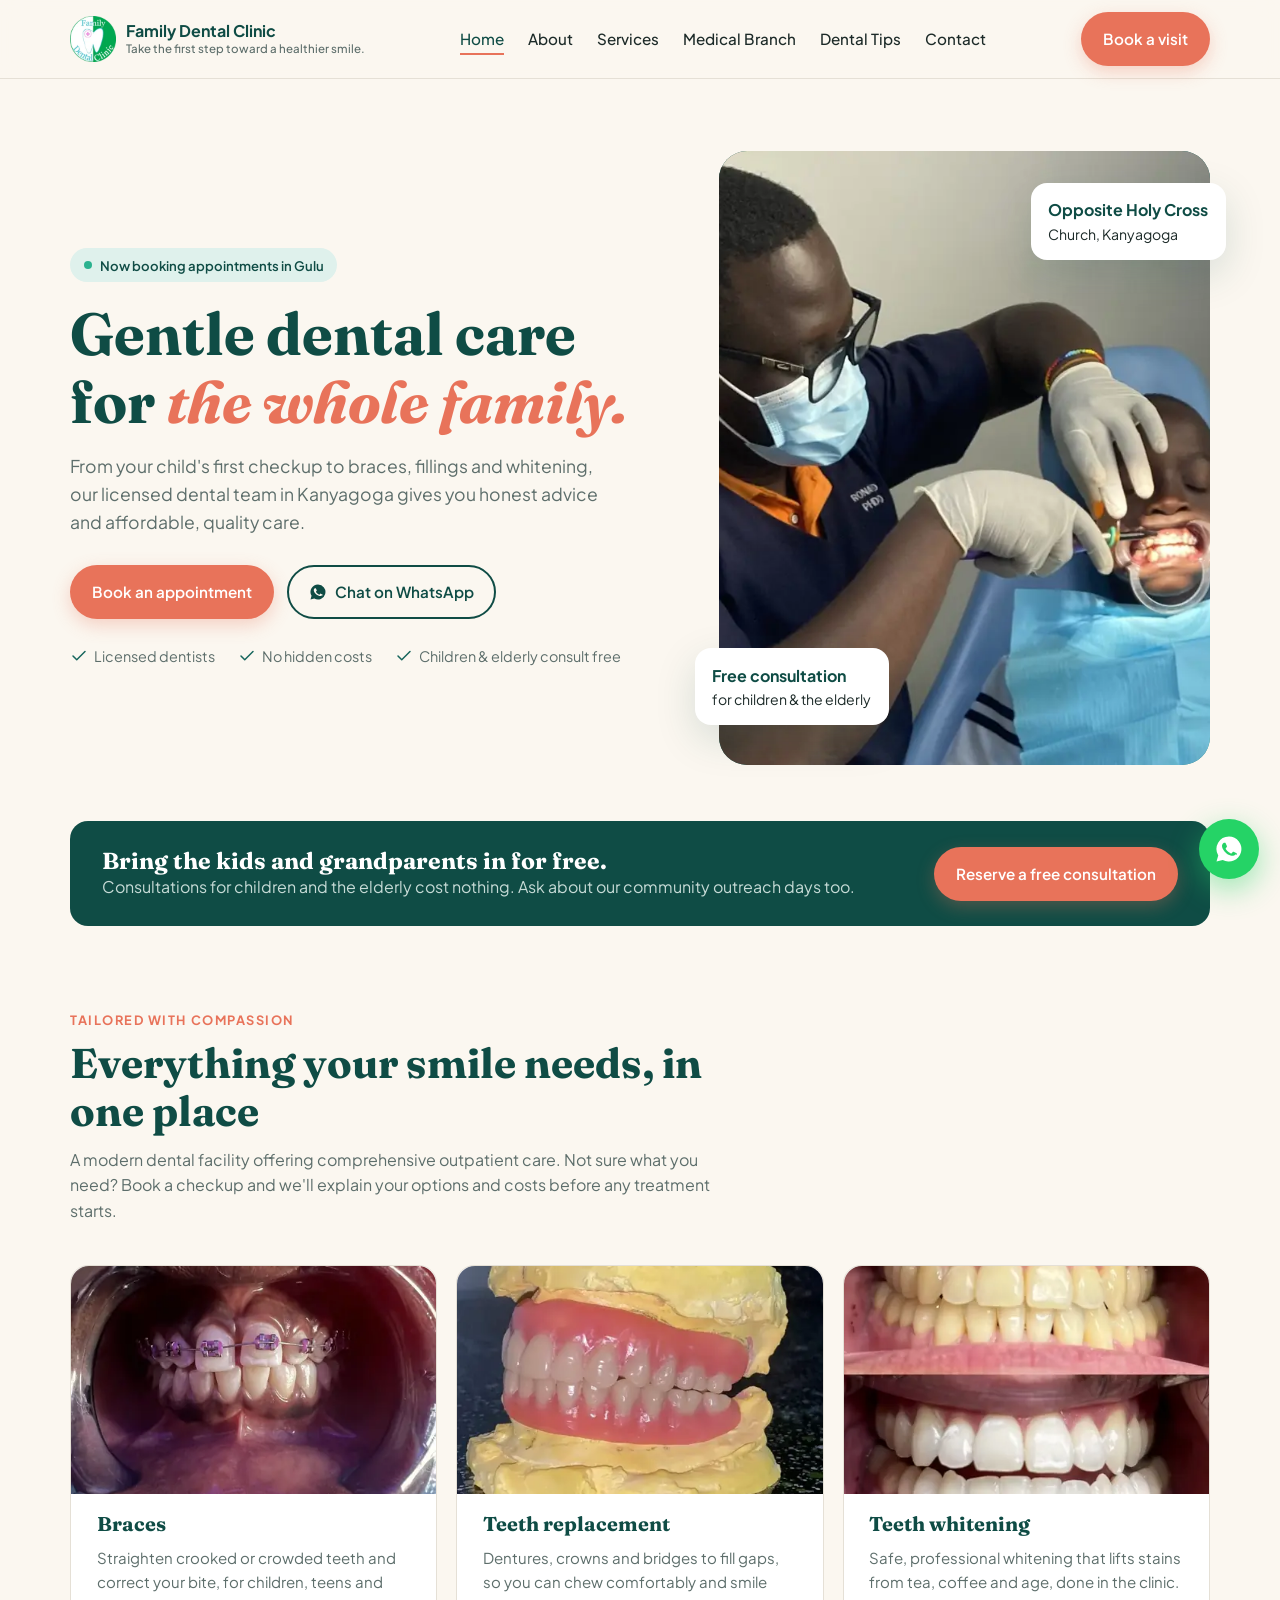
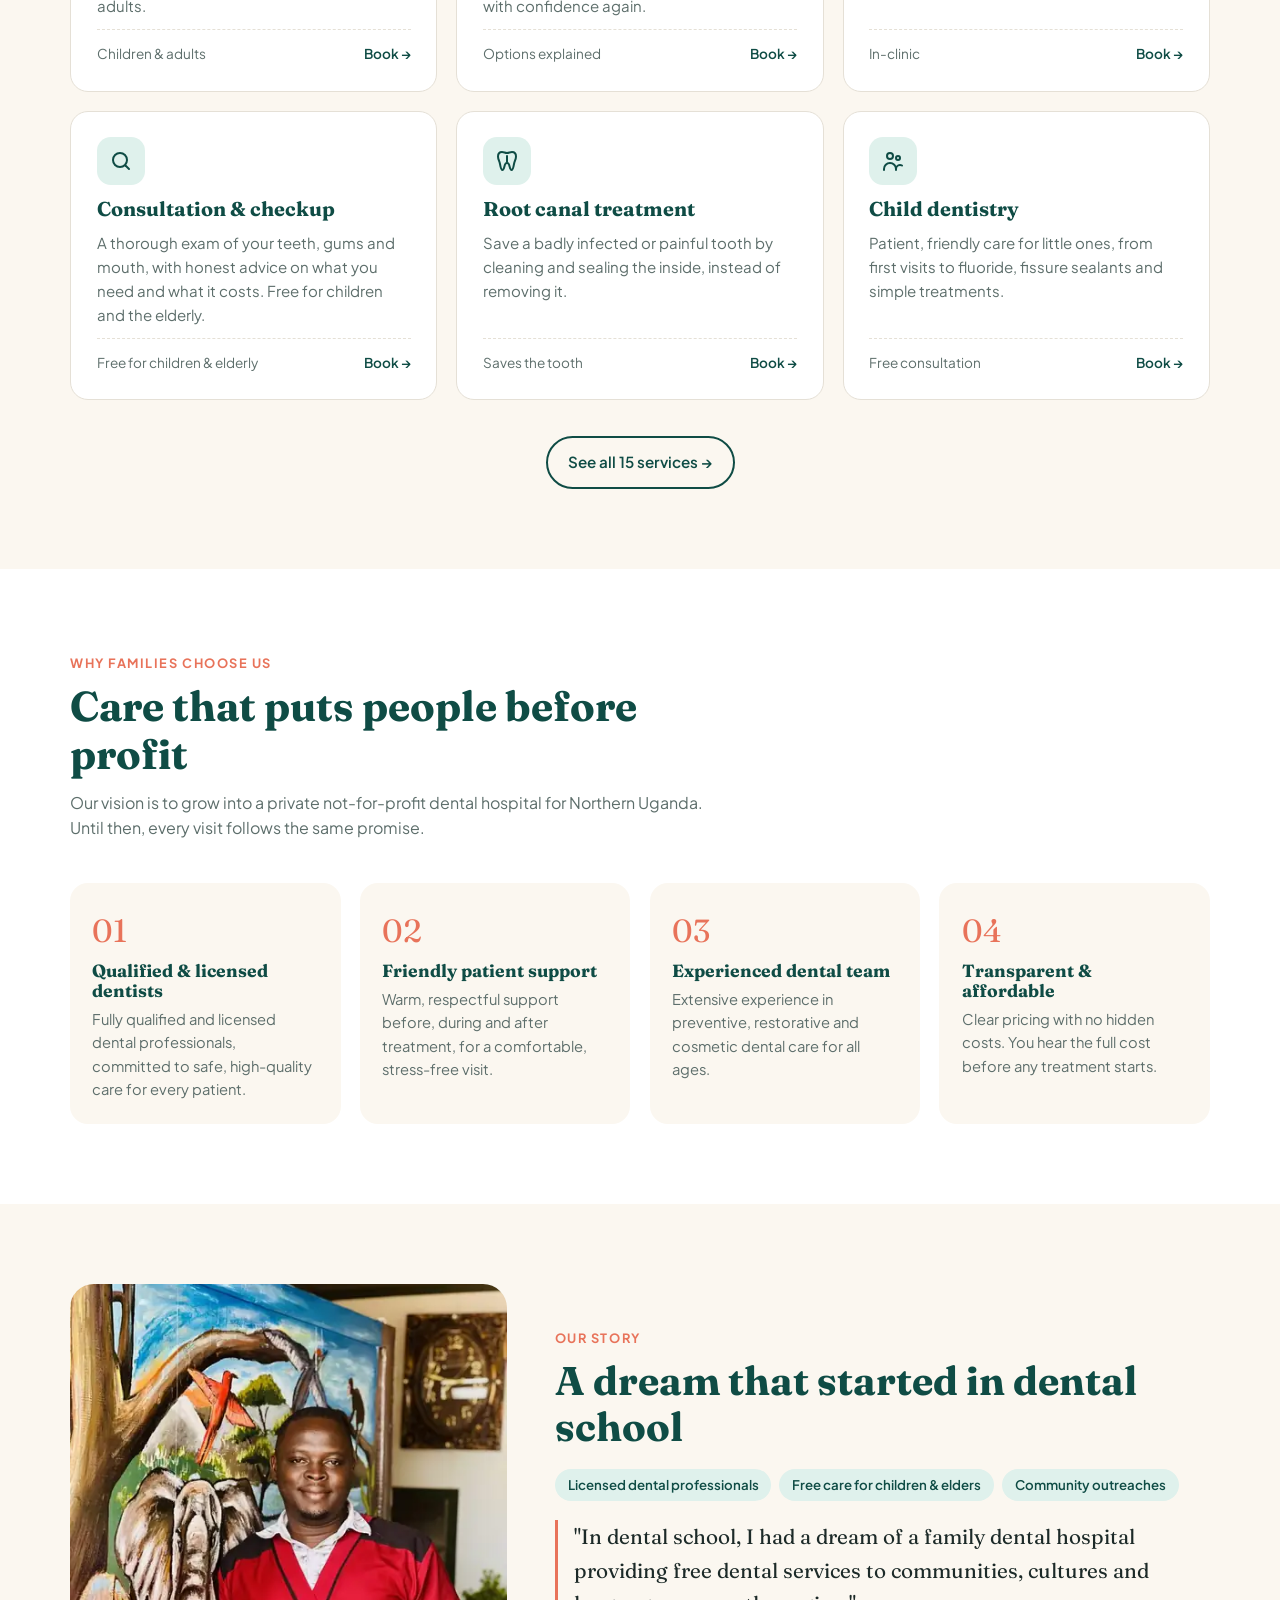
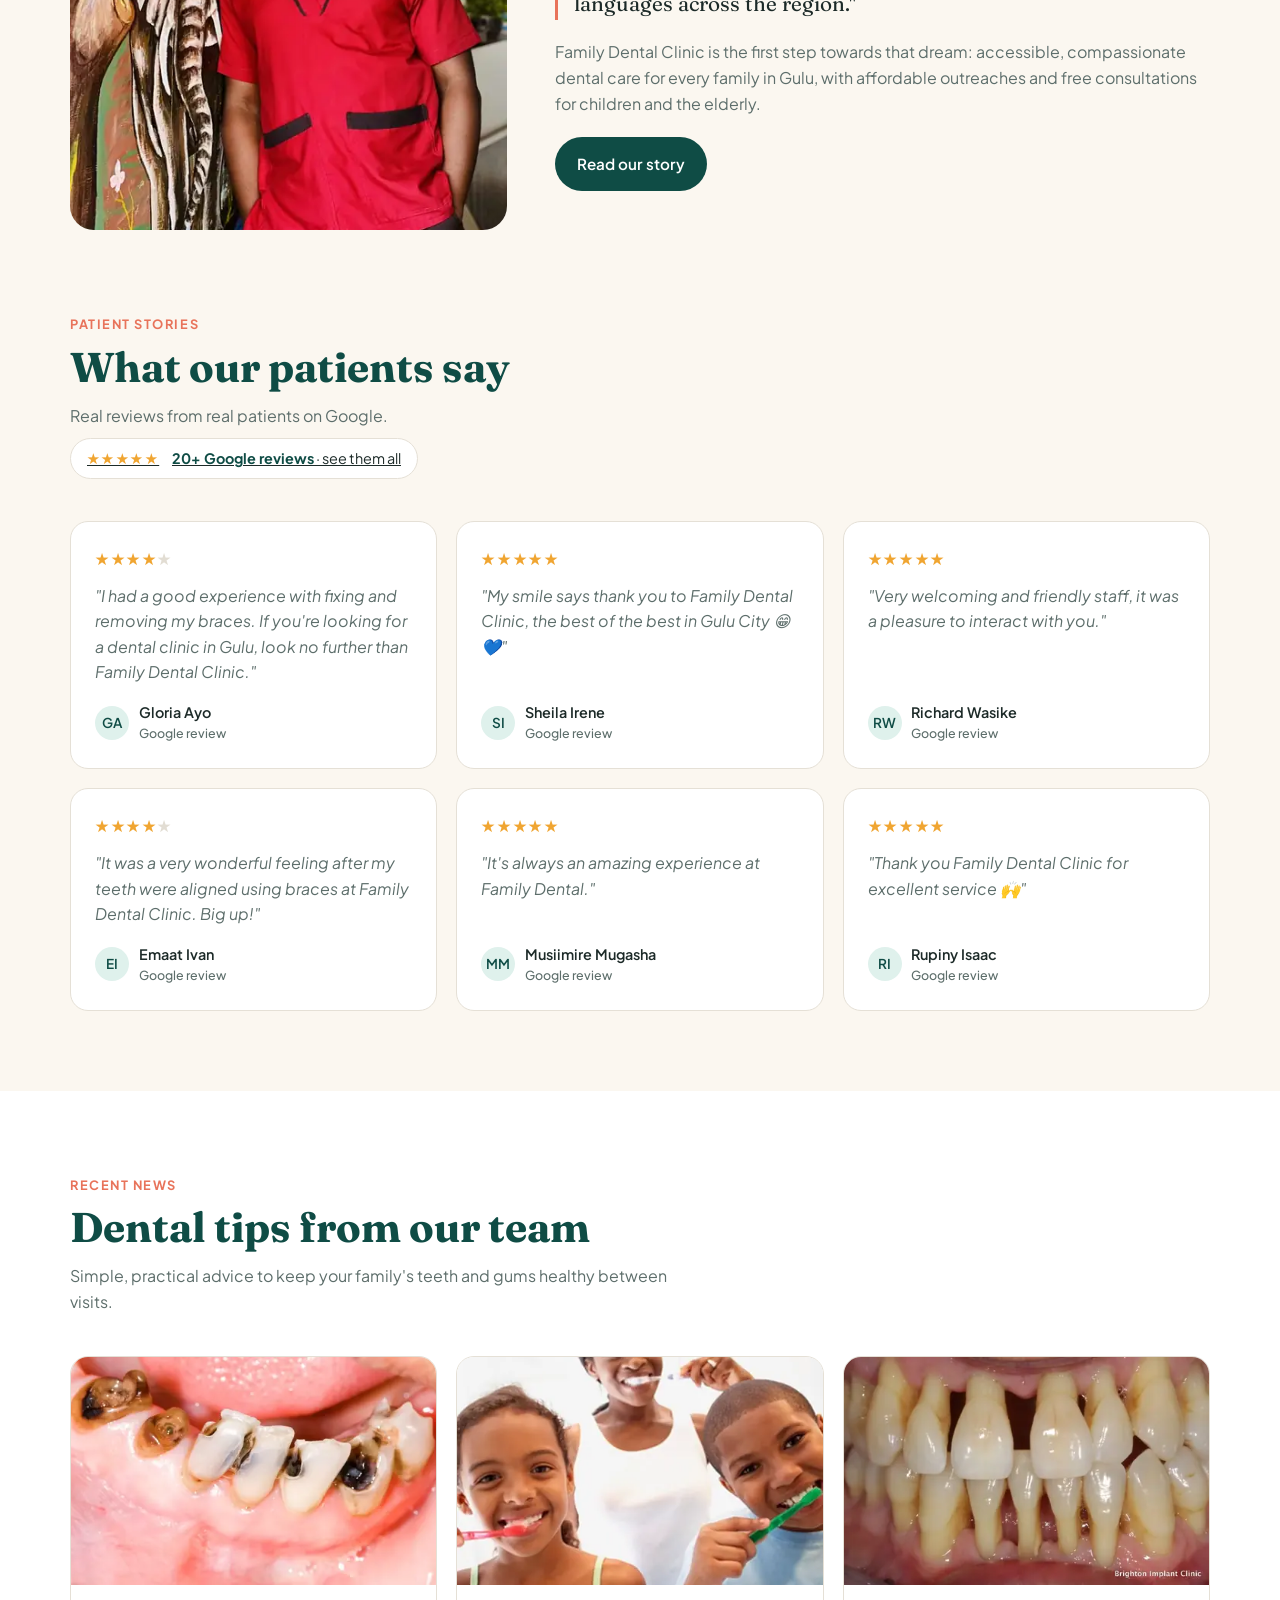
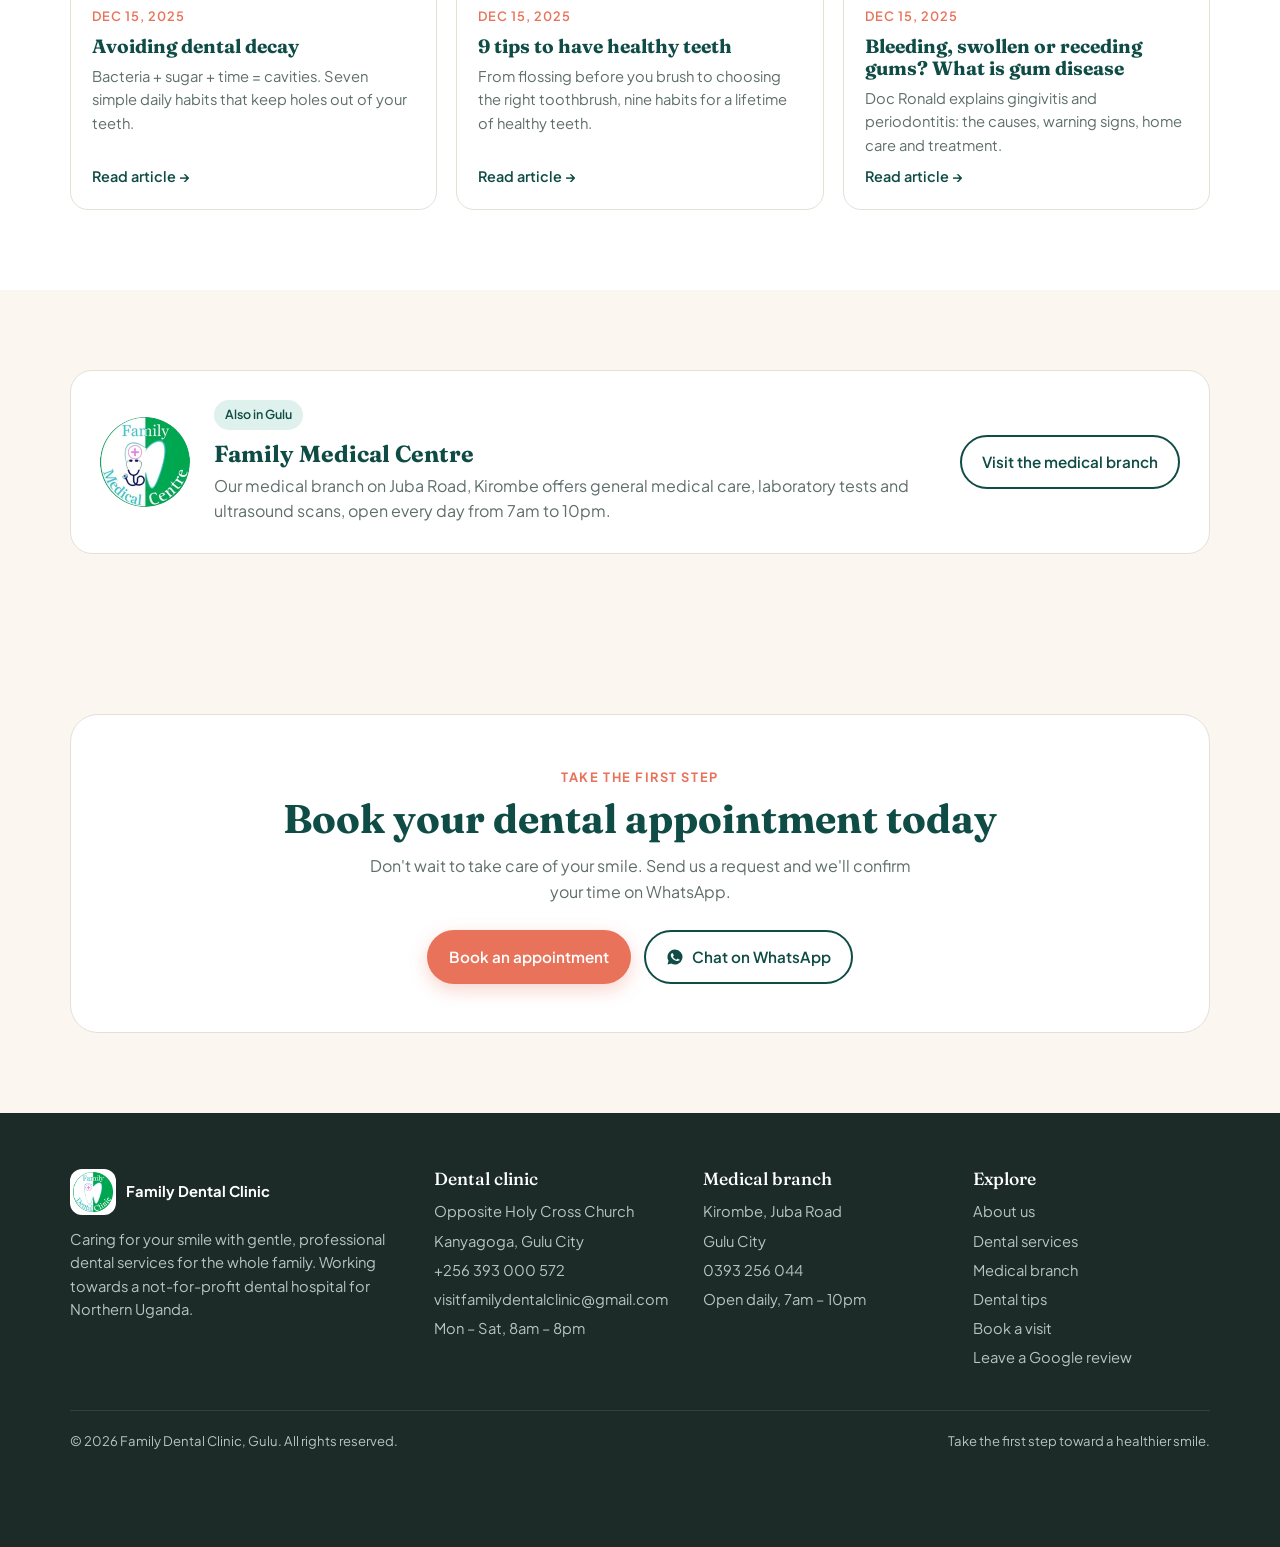
<file: index.html>
<!DOCTYPE html>
<html lang="en">
<head>
<meta charset="UTF-8">
<meta name="viewport" content="width=device-width, initial-scale=1">
<title>Family Dental Clinic in Gulu | Affordable &amp; Quality Dental Care</title>
<meta name="description" content="Family Dental Clinic, opposite Holy Cross Church, Kanyagoga, Gulu City. Checkups, cleaning, fillings, root canals, braces, teeth replacement and whitening. Free consultations for children and the elderly.">
<meta property="og:title" content="Family Dental Clinic in Gulu | Affordable &amp; Quality Dental Care">
<meta property="og:description" content="Family Dental Clinic, opposite Holy Cross Church, Kanyagoga, Gulu City. Checkups, cleaning, fillings, root canals, braces, teeth replacement and whitening. Free consultations for children and the elderly.">
<meta property="og:image" content="assets/img/og-image.jpg">
<meta name="theme-color" content="#0f4c45">
<link rel="icon" type="image/png" href="assets/img/favicon.png">
<link rel="preconnect" href="https://fonts.googleapis.com">
<link rel="preconnect" href="https://fonts.gstatic.com" crossorigin>
<link href="https://fonts.googleapis.com/css2?family=Fraunces:ital,opsz,wght@0,9..144,500;0,9..144,700;1,9..144,500&family=Plus+Jakarta+Sans:wght@400;500;600;700&display=swap" rel="stylesheet">
<link rel="stylesheet" href="assets/css/style.css?v=2">
</head>
<body>
<a class="skip" href="#main">Skip to content</a>

<header class="site">
  <div class="wrap nav">
    <a href="index.html" class="logo" aria-label="Family Dental Clinic home">
      <img src="assets/img/logo-138.webp" alt="" width="46" height="46">
      <span>Family Dental Clinic<small>Take the first step toward a healthier smile.</small></span>
    </a>
    <ul class="menu" id="menu">
      <li><a href="index.html">Home</a></li>
      <li><a href="about.html">About</a></li>
      <li><a href="services.html">Services</a></li>
      <li><a href="medical-branch.html">Medical Branch</a></li>
      <li><a href="blog.html">Dental Tips</a></li>
      <li><a href="contact.html">Contact</a></li>
    </ul>
    <a href="contact.html#book" class="btn btn-primary">Book a visit</a>
    <button class="burger" aria-label="Open menu" aria-expanded="false" aria-controls="menu" id="burger">
      <svg width="28" height="28" viewBox="0 0 24 24" fill="none" stroke="#0f4c45" stroke-width="2" stroke-linecap="round"><path d="M4 7h16M4 12h16M4 17h16"/></svg>
    </button>
  </div>
</header>

<main id="main">
  <section class="hero">
    <div class="wrap hero-grid">
      <div>
        <span class="eyebrow">Now booking appointments in Gulu</span>
        <h1>Gentle dental care for <em>the whole family.</em></h1>
        <p class="lead">From your child's first checkup to braces, fillings and whitening, our licensed dental team in Kanyagoga gives you honest advice and affordable, quality care.</p>
        <div class="hero-ctas">
          <a href="contact.html#book" class="btn btn-primary">Book an appointment</a>
          <a href="https://wa.me/256775412434" class="btn btn-ghost" target="_blank" rel="noopener"><svg width="18" height="18" viewBox="0 0 24 24" fill="currentColor" aria-hidden="true"><path d="M12 2a10 10 0 0 0-8.6 15.1L2 22l5-1.3A10 10 0 1 0 12 2zm5.3 14.2c-.2.6-1.3 1.2-1.8 1.2-.5.1-1 .2-3.3-.7-2.8-1.1-4.6-4-4.7-4.2-.1-.2-1.1-1.5-1.1-2.9s.7-2 1-2.3c.3-.3.6-.3.8-.3h.6c.2 0 .4 0 .6.5l.9 2.1c.1.2.1.4 0 .6l-.4.6-.4.5c-.1.1-.3.3-.1.6.2.3.8 1.3 1.7 2.1 1.2 1 2.1 1.3 2.4 1.5.3.1.5.1.6-.1l.9-1.1c.2-.3.4-.2.7-.1l2 1c.3.1.5.2.5.3.1.2.1.7-.1 1.3z"/></svg> Chat on WhatsApp</a>
        </div>
        <div class="trust">
          <span><svg width="18" height="18" viewBox="0 0 24 24" fill="none" stroke="currentColor" stroke-width="2" stroke-linecap="round" stroke-linejoin="round" aria-hidden="true"><path d="M20 6 9 17l-5-5"/></svg>Licensed dentists</span>
          <span><svg width="18" height="18" viewBox="0 0 24 24" fill="none" stroke="currentColor" stroke-width="2" stroke-linecap="round" stroke-linejoin="round" aria-hidden="true"><path d="M20 6 9 17l-5-5"/></svg>No hidden costs</span>
          <span><svg width="18" height="18" viewBox="0 0 24 24" fill="none" stroke="currentColor" stroke-width="2" stroke-linecap="round" stroke-linejoin="round" aria-hidden="true"><path d="M20 6 9 17l-5-5"/></svg>Children &amp; elderly consult free</span>
        </div>
      </div>
      <div class="hero-card">
        <div class="photo"><img src="assets/img/clinic-2-800.webp" srcset="assets/img/clinic-2-480.webp 480w, assets/img/clinic-2-800.webp 800w, assets/img/clinic-2-1200.webp 1200w" sizes="(max-width:900px) 550px, 620px" alt="A Family Dental Clinic dentist checking a young patient's braces" style="object-position:72% center" width="1200" height="1141" fetchpriority="high"></div>
        <div class="float f1"><b>Free consultation</b>for children &amp; the elderly</div>
        <div class="float f2"><b>Opposite Holy Cross</b>Church, Kanyagoga</div>
      </div>
    </div>
  </section>

  <div class="wrap">
    <div class="band reveal">
      <div>
        <h3>Bring the kids and grandparents in for free.</h3>
        <p>Consultations for children and the elderly cost nothing. Ask about our community outreach days too.</p>
      </div>
      <a href="contact.html?service=Child%20dentistry#book" class="btn btn-primary">Reserve a free consultation</a>
    </div>
  </div>

  <section id="services">
    <div class="wrap">
      <div class="head">
        <span class="kicker">Tailored with compassion</span>
        <h2>Everything your smile needs, in one place</h2>
        <p>A modern dental facility offering comprehensive outpatient care. Not sure what you need? Book a checkup and we'll explain your options and costs before any treatment starts.</p>
      </div>
      <div class="services">
        <article class="svc reveal">
          <div class="svc-img"><img src="assets/img/braces-800.webp" srcset="assets/img/braces-480.webp 480w, assets/img/braces-800.webp 800w" sizes="(max-width:900px) 92vw, 370px" alt="Patient with braces" loading="lazy" width="800" height="695" decoding="async"></div>
          <h3>Braces</h3>
          <p>Straighten crooked or crowded teeth and correct your bite, for children, teens and adults.</p>
          <div class="meta"><span>Children &amp; adults</span><a href="contact.html?service=Braces#book">Book →</a></div>
        </article>
        <article class="svc reveal">
          <div class="svc-img"><img src="assets/img/replacement-800.webp" srcset="assets/img/replacement-480.webp 480w, assets/img/replacement-800.webp 800w" sizes="(max-width:900px) 92vw, 370px" alt="Replacement teeth" loading="lazy" width="800" height="628" decoding="async"></div>
          <h3>Teeth replacement</h3>
          <p>Dentures, crowns and bridges to fill gaps, so you can chew comfortably and smile with confidence again.</p>
          <div class="meta"><span>Options explained</span><a href="contact.html?service=Teeth%20replacement#book">Book →</a></div>
        </article>
        <article class="svc reveal">
          <div class="svc-img"><img src="assets/img/whitening-800.webp" srcset="assets/img/whitening-480.webp 480w, assets/img/whitening-800.webp 800w" sizes="(max-width:900px) 92vw, 370px" alt="Teeth whitening" loading="lazy" width="800" height="675" decoding="async"></div>
          <h3>Teeth whitening</h3>
          <p>Safe, professional whitening that lifts stains from tea, coffee and age, done in the clinic.</p>
          <div class="meta"><span>In-clinic</span><a href="contact.html?service=Teeth%20whitening#book">Book →</a></div>
        </article>
        <article class="svc reveal">
          <div class="ic"><svg width="24" height="24" viewBox="0 0 24 24" fill="none" stroke="currentColor" stroke-width="2" stroke-linecap="round" stroke-linejoin="round" aria-hidden="true"><circle cx="11" cy="11" r="7"/><path d="m20 20-3.5-3.5"/></svg></div>
          <h3>Consultation & checkup</h3>
          <p>A thorough exam of your teeth, gums and mouth, with honest advice on what you need and what it costs. Free for children and the elderly.</p>
          <div class="meta"><span>Free for children & elderly</span><a href="contact.html?service=Consultation%20/%20checkup#book">Book →</a></div>
        </article>
        <article class="svc reveal">
          <div class="ic"><svg width="24" height="24" viewBox="0 0 24 24" fill="none" stroke="currentColor" stroke-width="2" stroke-linecap="round" stroke-linejoin="round" aria-hidden="true"><path d="M7 3c-2.5 0-4 2-4 4.5 0 3 1.5 4.5 2 7.5.5 3 1 6 2.5 6s1.8-3.5 2.5-5.5c.3-.9.9-1.5 2-1.5s1.7.6 2 1.5c.7 2 1 5.5 2.5 5.5S18.5 18 19 15c.5-3 2-4.5 2-7.5C21 5 19.5 3 17 3c-2 0-3 1-5 1S9 3 7 3z"/><path d="M12 7v6"/></svg></div>
          <h3>Root canal treatment</h3>
          <p>Save a badly infected or painful tooth by cleaning and sealing the inside, instead of removing it.</p>
          <div class="meta"><span>Saves the tooth</span><a href="contact.html?service=Root%20canal%20treatment#book">Book →</a></div>
        </article>
        <article class="svc reveal">
          <div class="ic"><svg width="24" height="24" viewBox="0 0 24 24" fill="none" stroke="currentColor" stroke-width="2" stroke-linecap="round" stroke-linejoin="round" aria-hidden="true"><circle cx="9" cy="7" r="3"/><circle cx="17" cy="9" r="2"/><path d="M3 21v-1a6 6 0 0 1 12 0v1M15 21v-1a4 4 0 0 1 6-3.5"/></svg></div>
          <h3>Child dentistry</h3>
          <p>Patient, friendly care for little ones, from first visits to fluoride, fissure sealants and simple treatments.</p>
          <div class="meta"><span>Free consultation</span><a href="contact.html?service=Child%20dentistry#book">Book →</a></div>
        </article>
      </div>
      <div class="section-foot"><a href="services.html" class="btn btn-ghost">See all 15 services →</a></div>
    </div>
  </section>

  <section class="why" id="why">
    <div class="wrap">
      <div class="head">
        <span class="kicker">Why families choose us</span>
        <h2>Care that puts people before profit</h2>
        <p>Our vision is to grow into a private not-for-profit dental hospital for Northern Uganda. Until then, every visit follows the same promise.</p>
      </div>
      <div class="why-grid">
        <div class="why-item reveal"><div class="n">01</div><h3>Qualified & licensed dentists</h3><p>Fully qualified and licensed dental professionals, committed to safe, high-quality care for every patient.</p></div>
        <div class="why-item reveal"><div class="n">02</div><h3>Friendly patient support</h3><p>Warm, respectful support before, during and after treatment, for a comfortable, stress-free visit.</p></div>
        <div class="why-item reveal"><div class="n">03</div><h3>Experienced dental team</h3><p>Extensive experience in preventive, restorative and cosmetic dental care for all ages.</p></div>
        <div class="why-item reveal"><div class="n">04</div><h3>Transparent & affordable</h3><p>Clear pricing with no hidden costs. You hear the full cost before any treatment starts.</p></div>
      </div>
    </div>
  </section>

  <section id="story">
    <div class="wrap doc">
      <div class="photo reveal"><img src="assets/img/clinic-3-768.webp" srcset="assets/img/clinic-3-480.webp 480w, assets/img/clinic-3-768.webp 768w" sizes="(max-width:480px) 92vw, 440px" alt="A member of the Family Dental Clinic team at the clinic in Gulu" loading="lazy" width="768" height="1024" decoding="async"></div>
      <div class="reveal">
        <span class="kicker">Our story</span>
        <h2 style="font-size:clamp(1.9rem,3.5vw,2.5rem);margin:.5rem 0">A dream that started in dental school</h2>
        <div class="creds"><span>Licensed dental professionals</span><span>Free care for children &amp; elders</span><span>Community outreaches</span></div>
        <blockquote>"In dental school, I had a dream of a family dental hospital providing free dental services to communities, cultures and languages across the region."</blockquote>
        <p style="color:var(--muted)">Family Dental Clinic is the first step towards that dream: accessible, compassionate dental care for every family in Gulu, with affordable outreaches and free consultations for children and the elderly.</p>
        <p style="margin-top:1.3rem"><a href="about.html" class="btn btn-dark">Read our story</a></p>
      </div>
    </div>
  </section>

  <section id="reviews" style="padding-top:0">
    <div class="wrap">
      <div class="head">
        <span class="kicker">Patient stories</span>
        <h2>What our patients say</h2>
        <p>Real reviews from real patients on Google.</p>
        <a class="rating" href="https://www.google.com/maps/place/?q=place_id:ChIJK2ocfPencRcReLT901jJNcc" target="_blank" rel="noopener"><span class="stars">★★★★★</span><span><b>20+ Google reviews</b> · see them all</span></a>
      </div>
      <div class="reviews">
        <div class="rev reveal"><div class="stars" aria-label="4 out of 5 stars">★★★★<span class="off">★</span></div><p>"I had a good experience with fixing and removing my braces. If you're looking for a dental clinic in Gulu, look no further than Family Dental Clinic."</p><div class="who"><i aria-hidden="true">GA</i><span>Gloria Ayo<small>Google review</small></span></div></div>
        <div class="rev reveal"><div class="stars" aria-label="5 out of 5 stars">★★★★★<span class="off"></span></div><p>"My smile says thank you to Family Dental Clinic, the best of the best in Gulu City 😁💙"</p><div class="who"><i aria-hidden="true">SI</i><span>Sheila Irene<small>Google review</small></span></div></div>
        <div class="rev reveal"><div class="stars" aria-label="5 out of 5 stars">★★★★★<span class="off"></span></div><p>"Very welcoming and friendly staff, it was a pleasure to interact with you."</p><div class="who"><i aria-hidden="true">RW</i><span>Richard Wasike<small>Google review</small></span></div></div>
        <div class="rev reveal"><div class="stars" aria-label="4 out of 5 stars">★★★★<span class="off">★</span></div><p>"It was a very wonderful feeling after my teeth were aligned using braces at Family Dental Clinic. Big up!"</p><div class="who"><i aria-hidden="true">EI</i><span>Emaat Ivan<small>Google review</small></span></div></div>
        <div class="rev reveal"><div class="stars" aria-label="5 out of 5 stars">★★★★★<span class="off"></span></div><p>"It's always an amazing experience at Family Dental."</p><div class="who"><i aria-hidden="true">MM</i><span>Musiimire Mugasha<small>Google review</small></span></div></div>
        <div class="rev reveal"><div class="stars" aria-label="5 out of 5 stars">★★★★★<span class="off"></span></div><p>"Thank you Family Dental Clinic for excellent service 🙌"</p><div class="who"><i aria-hidden="true">RI</i><span>Rupiny Isaac<small>Google review</small></span></div></div>
      </div>
    </div>
  </section>

  <section class="why">
    <div class="wrap">
      <div class="head">
        <span class="kicker">Recent news</span>
        <h2>Dental tips from our team</h2>
        <p>Simple, practical advice to keep your family's teeth and gums healthy between visits.</p>
      </div>
      <div class="news">
        <a class="post reveal" href="blog-avoiding-dental-decay.html">
          <div class="thumb"><img src="assets/img/news-1-800.webp" srcset="assets/img/news-1-480.webp 480w, assets/img/news-1-800.webp 800w" sizes="(max-width:900px) 92vw, 370px" alt="" loading="lazy" width="800" height="491" decoding="async"></div>
          <div class="body"><time datetime="2025-12-15">Dec 15, 2025</time><h3>Avoiding dental decay</h3><p>Bacteria + sugar + time = cavities. Seven simple daily habits that keep holes out of your teeth.</p><span class="more">Read article →</span></div>
        </a>
        <a class="post reveal" href="blog-9-tips-healthy-teeth.html">
          <div class="thumb"><img src="assets/img/news-2-767.webp" srcset="assets/img/news-2-480.webp 480w, assets/img/news-2-767.webp 767w" sizes="(max-width:900px) 92vw, 370px" alt="" loading="lazy" width="767" height="767" decoding="async"></div>
          <div class="body"><time datetime="2025-12-15">Dec 15, 2025</time><h3>9 tips to have healthy teeth</h3><p>From flossing before you brush to choosing the right toothbrush, nine habits for a lifetime of healthy teeth.</p><span class="more">Read article →</span></div>
        </a>
        <a class="post reveal" href="blog-gum-disease.html">
          <div class="thumb"><img src="assets/img/news-3-800.webp" srcset="assets/img/news-3-480.webp 480w, assets/img/news-3-800.webp 800w" sizes="(max-width:900px) 92vw, 370px" alt="" loading="lazy" width="800" height="501" decoding="async"></div>
          <div class="body"><time datetime="2025-12-15">Dec 15, 2025</time><h3>Bleeding, swollen or receding gums? What is gum disease</h3><p>Doc Ronald explains gingivitis and periodontitis: the causes, warning signs, home care and treatment.</p><span class="more">Read article →</span></div>
        </a>
      </div>
    </div>
  </section>

  <section>
    <div class="wrap">
      <div class="branch reveal branch-row" style="display:grid;grid-template-columns:auto 1fr auto;gap:1.5rem;align-items:center">
        <img src="assets/img/medical-180.webp" alt="Family Medical Centre logo" width="90" height="90" style="border-radius:50%" loading="lazy" decoding="async">
        <div><span class="tag">Also in Gulu</span><h3 style="margin-bottom:.3rem">Family Medical Centre</h3><p style="color:var(--muted)">Our medical branch on Juba Road, Kirombe offers general medical care, laboratory tests and ultrasound scans, open every day from 7am to 10pm.</p></div>
        <a href="medical-branch.html" class="btn btn-ghost">Visit the medical branch</a>
      </div>
    </div>
  </section>

  <section>
    <div class="wrap">
      <div class="cta reveal">
        <span class="kicker">Take the first step</span>
        <h2>Book your dental appointment today</h2>
        <p>Don't wait to take care of your smile. Send us a request and we'll confirm your time on WhatsApp.</p>
        <div class="btns">
          <a href="contact.html#book" class="btn btn-primary">Book an appointment</a>
          <a href="https://wa.me/256775412434" class="btn btn-ghost" target="_blank" rel="noopener"><svg width="18" height="18" viewBox="0 0 24 24" fill="currentColor" aria-hidden="true"><path d="M12 2a10 10 0 0 0-8.6 15.1L2 22l5-1.3A10 10 0 1 0 12 2zm5.3 14.2c-.2.6-1.3 1.2-1.8 1.2-.5.1-1 .2-3.3-.7-2.8-1.1-4.6-4-4.7-4.2-.1-.2-1.1-1.5-1.1-2.9s.7-2 1-2.3c.3-.3.6-.3.8-.3h.6c.2 0 .4 0 .6.5l.9 2.1c.1.2.1.4 0 .6l-.4.6-.4.5c-.1.1-.3.3-.1.6.2.3.8 1.3 1.7 2.1 1.2 1 2.1 1.3 2.4 1.5.3.1.5.1.6-.1l.9-1.1c.2-.3.4-.2.7-.1l2 1c.3.1.5.2.5.3.1.2.1.7-.1 1.3z"/></svg> Chat on WhatsApp</a>
        </div>
      </div>
    </div>
  </section>

</main>

<footer>
  <div class="wrap">
    <div class="foot">
      <div>
        <a href="index.html" class="logo"><img src="assets/img/logo-138.webp" alt="" width="46" height="46" loading="lazy" decoding="async"><span>Family Dental Clinic</span></a>
        <p>Caring for your smile with gentle, professional dental services for the whole family. Working towards a not-for-profit dental hospital for Northern Uganda.</p>
      </div>
      <div>
        <h4>Dental clinic</h4>
        <ul>
          <li>Opposite Holy Cross Church</li>
          <li>Kanyagoga, Gulu City</li>
          <li><a href="tel:+256393000572">+256 393 000 572</a></li>
          <li><a href="mailto:visitfamilydentalclinic@gmail.com">visitfamilydentalclinic@gmail.com</a></li>
          <li>Mon – Sat, 8am – 8pm</li>
        </ul>
      </div>
      <div>
        <h4>Medical branch</h4>
        <ul>
          <li>Kirombe, Juba Road</li>
          <li>Gulu City</li>
          <li><a href="tel:+256393256044">0393 256 044</a></li>
          <li>Open daily, 7am – 10pm</li>
        </ul>
      </div>
      <div>
        <h4>Explore</h4>
        <ul>
          <li><a href="about.html">About us</a></li>
          <li><a href="services.html">Dental services</a></li>
          <li><a href="medical-branch.html">Medical branch</a></li>
          <li><a href="blog.html">Dental tips</a></li>
          <li><a href="contact.html#book">Book a visit</a></li>
          <li><a href="https://search.google.com/local/writereview?placeid=ChIJK2ocfPencRcReLT901jJNcc" target="_blank" rel="noopener">Leave a Google review</a></li>
        </ul>
      </div>
    </div>
    <div class="copy"><span>© <span data-year>2026</span> Family Dental Clinic, Gulu. All rights reserved.</span><span>Take the first step toward a healthier smile.</span></div>
  </div>
</footer>

<a class="wa-float" href="https://wa.me/256775412434" target="_blank" rel="noopener" aria-label="Chat on WhatsApp"><svg width="30" height="30" viewBox="0 0 24 24" fill="currentColor" aria-hidden="true"><path d="M12 2a10 10 0 0 0-8.6 15.1L2 22l5-1.3A10 10 0 1 0 12 2zm5.3 14.2c-.2.6-1.3 1.2-1.8 1.2-.5.1-1 .2-3.3-.7-2.8-1.1-4.6-4-4.7-4.2-.1-.2-1.1-1.5-1.1-2.9s.7-2 1-2.3c.3-.3.6-.3.8-.3h.6c.2 0 .4 0 .6.5l.9 2.1c.1.2.1.4 0 .6l-.4.6-.4.5c-.1.1-.3.3-.1.6.2.3.8 1.3 1.7 2.1 1.2 1 2.1 1.3 2.4 1.5.3.1.5.1.6-.1l.9-1.1c.2-.3.4-.2.7-.1l2 1c.3.1.5.2.5.3.1.2.1.7-.1 1.3z"/></svg></a>

<script src="assets/js/main.js"></script>
</body>
</html>
</file>
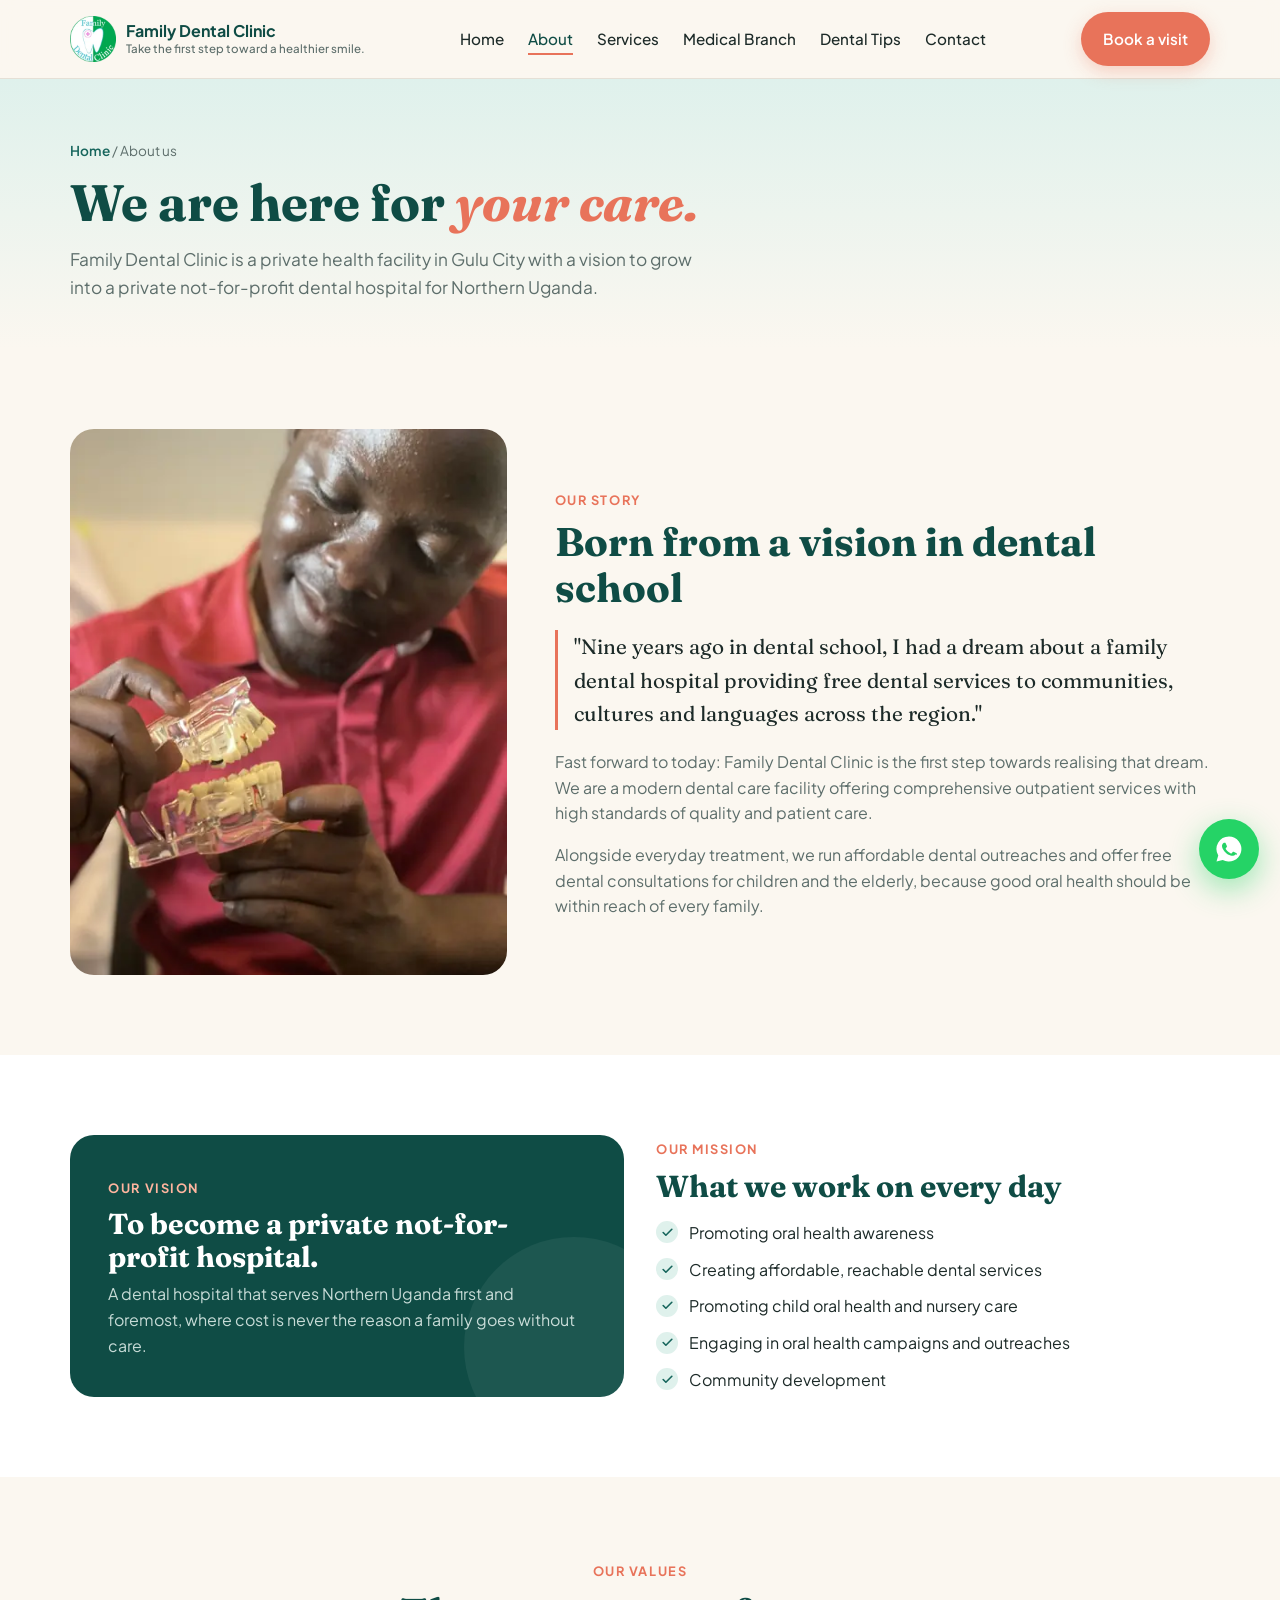
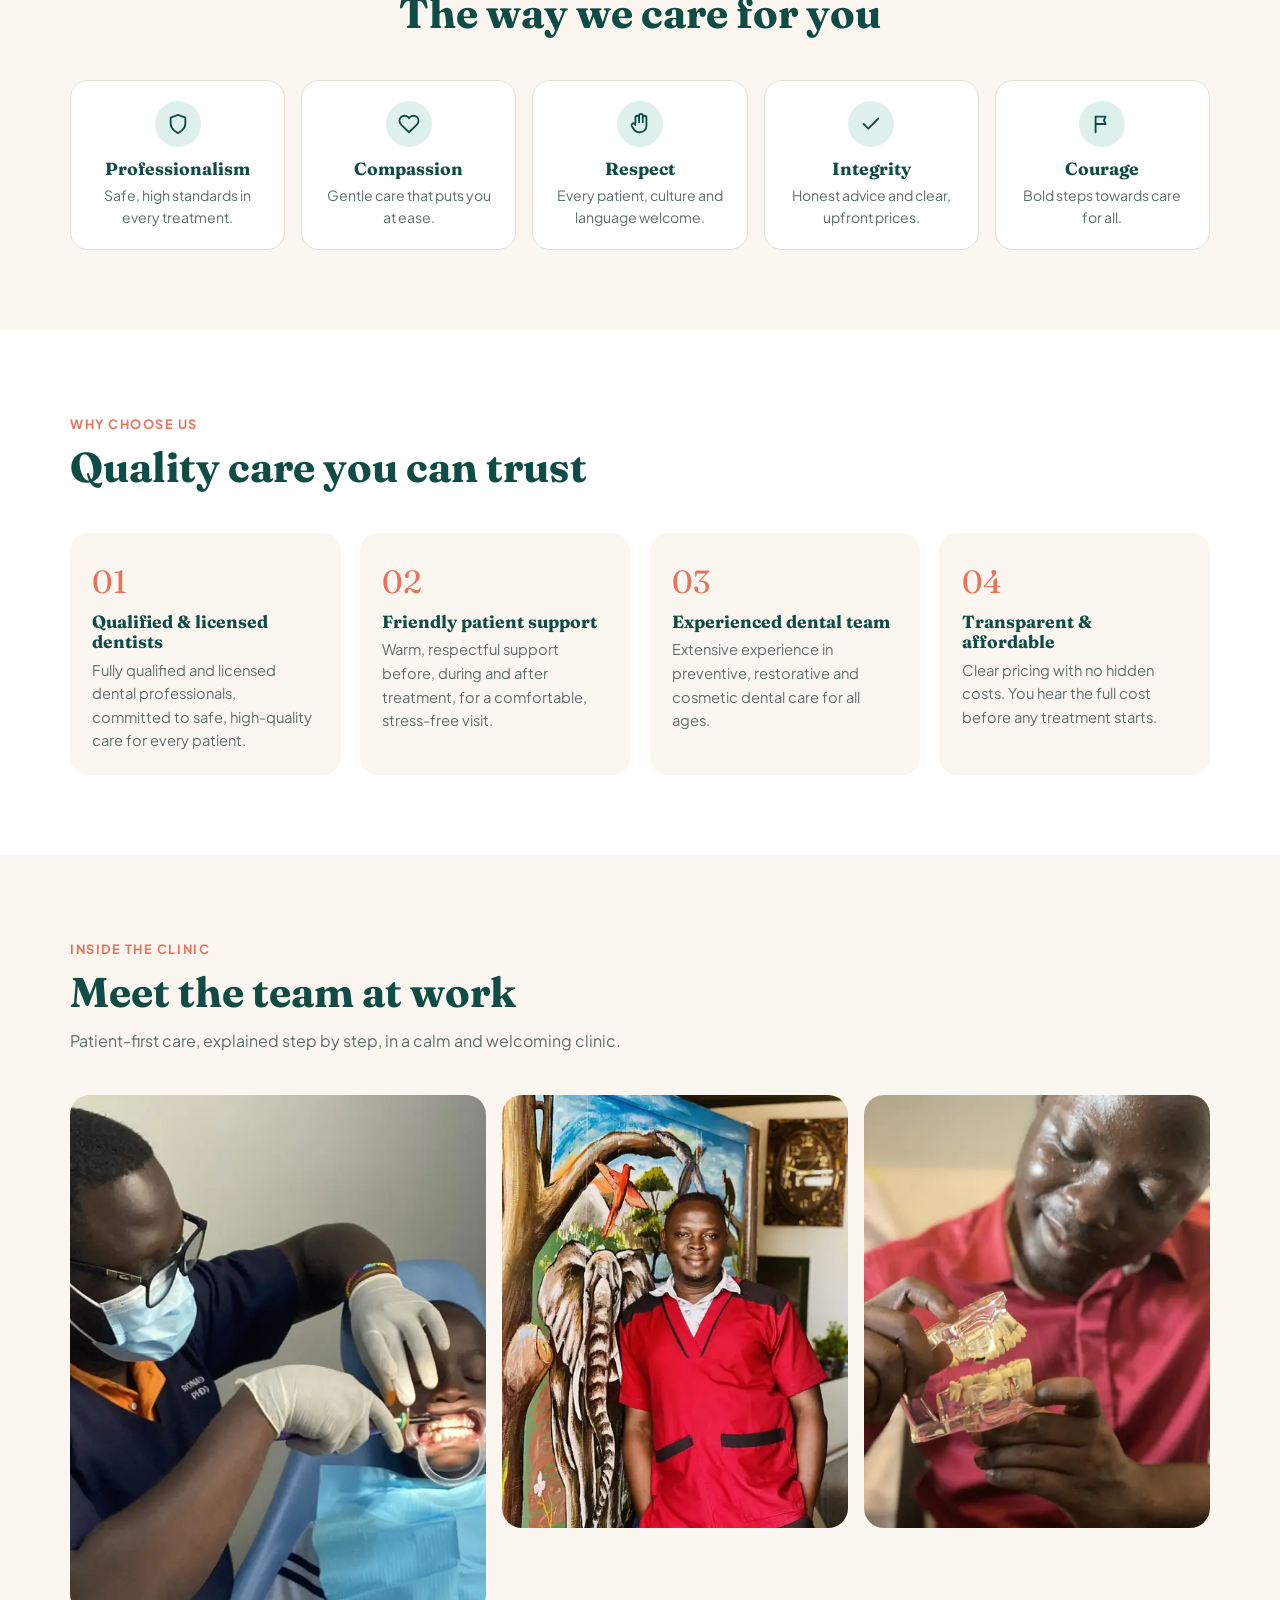
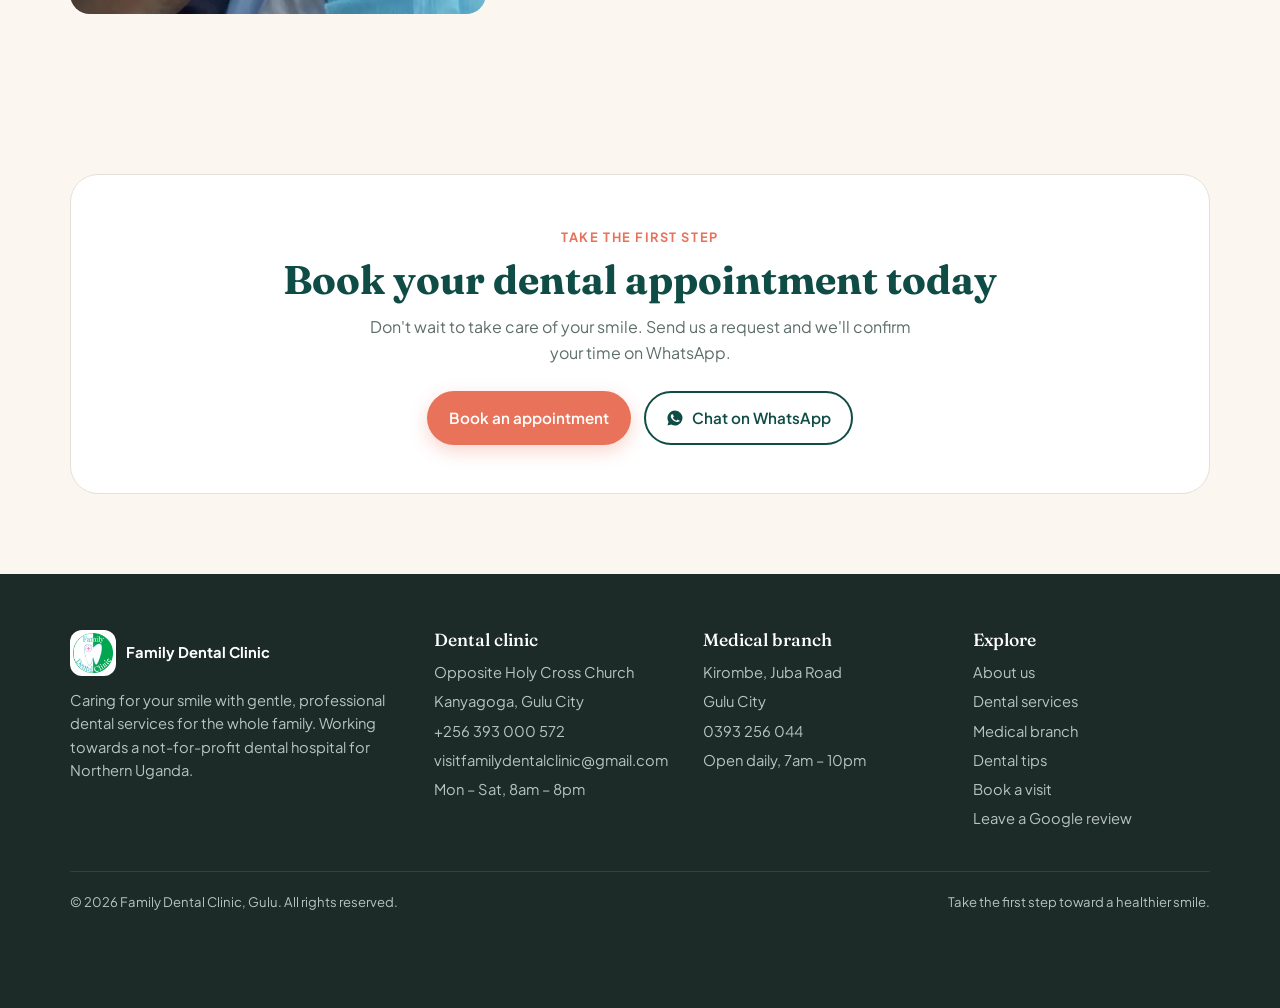
<file: about.html>
<!DOCTYPE html>
<html lang="en">
<head>
<meta charset="UTF-8">
<meta name="viewport" content="width=device-width, initial-scale=1">
<title>About Us | Family Dental Clinic, Gulu</title>
<meta name="description" content="Family Dental Clinic was founded from a vision born in dental school: accessible, compassionate dental care for every family in Gulu. Our vision, mission and values.">
<meta property="og:title" content="About Us | Family Dental Clinic, Gulu">
<meta property="og:description" content="Family Dental Clinic was founded from a vision born in dental school: accessible, compassionate dental care for every family in Gulu. Our vision, mission and values.">
<meta property="og:image" content="assets/img/og-image.jpg">
<meta name="theme-color" content="#0f4c45">
<link rel="icon" type="image/png" href="assets/img/favicon.png">
<link rel="preconnect" href="https://fonts.googleapis.com">
<link rel="preconnect" href="https://fonts.gstatic.com" crossorigin>
<link href="https://fonts.googleapis.com/css2?family=Fraunces:ital,opsz,wght@0,9..144,500;0,9..144,700;1,9..144,500&family=Plus+Jakarta+Sans:wght@400;500;600;700&display=swap" rel="stylesheet">
<link rel="stylesheet" href="assets/css/style.css?v=2">
</head>
<body>
<a class="skip" href="#main">Skip to content</a>

<header class="site">
  <div class="wrap nav">
    <a href="index.html" class="logo" aria-label="Family Dental Clinic home">
      <img src="assets/img/logo-138.webp" alt="" width="46" height="46">
      <span>Family Dental Clinic<small>Take the first step toward a healthier smile.</small></span>
    </a>
    <ul class="menu" id="menu">
      <li><a href="index.html">Home</a></li>
      <li><a href="about.html">About</a></li>
      <li><a href="services.html">Services</a></li>
      <li><a href="medical-branch.html">Medical Branch</a></li>
      <li><a href="blog.html">Dental Tips</a></li>
      <li><a href="contact.html">Contact</a></li>
    </ul>
    <a href="contact.html#book" class="btn btn-primary">Book a visit</a>
    <button class="burger" aria-label="Open menu" aria-expanded="false" aria-controls="menu" id="burger">
      <svg width="28" height="28" viewBox="0 0 24 24" fill="none" stroke="#0f4c45" stroke-width="2" stroke-linecap="round"><path d="M4 7h16M4 12h16M4 17h16"/></svg>
    </button>
  </div>
</header>

<main id="main">
  <section class="page-hero">
    <div class="wrap">
      <div class="crumbs"><a href="index.html">Home</a> / About us</div>
      <h1>We are here for <em>your care.</em></h1>
      <p>Family Dental Clinic is a private health facility in Gulu City with a vision to grow into a private not-for-profit dental hospital for Northern Uganda.</p>
    </div>
  </section>

  <section>
    <div class="wrap doc">
      <div class="photo reveal"><img src="assets/img/clinic-1-768.webp" srcset="assets/img/clinic-1-480.webp 480w, assets/img/clinic-1-768.webp 768w" sizes="(max-width:480px) 92vw, 440px" alt="A dentist using a teeth model to explain treatment" width="768" height="1024" decoding="async"></div>
      <div class="reveal prose">
        <span class="kicker">Our story</span>
        <h2 style="font-size:clamp(1.9rem,3.5vw,2.5rem);margin:.5rem 0 1rem">Born from a vision in dental school</h2>
        <blockquote>"Nine years ago in dental school, I had a dream about a family dental hospital providing free dental services to communities, cultures and languages across the region."</blockquote>
        <p>Fast forward to today: Family Dental Clinic is the first step towards realising that dream. We are a modern dental care facility offering comprehensive outpatient services with high standards of quality and patient care.</p>
        <p>Alongside everyday treatment, we run affordable dental outreaches and offer free dental consultations for children and the elderly, because good oral health should be within reach of every family.</p>
      </div>
    </div>
  </section>

  <section class="why">
    <div class="wrap" style="display:grid;grid-template-columns:1fr 1fr;gap:2rem;align-items:stretch" id="mv">
      <div class="vision reveal">
        <span class="kicker">Our vision</span>
        <h3>To become a private not-for-profit hospital.</h3>
        <p style="opacity:.85">A dental hospital that serves Northern Uganda first and foremost, where cost is never the reason a family goes without care.</p>
      </div>
      <div class="reveal">
        <span class="kicker">Our mission</span>
        <h2 style="font-size:1.9rem;margin:.5rem 0 .4rem">What we work on every day</h2>
        <ul class="checks">
          <li>Promoting oral health awareness</li>
          <li>Creating affordable, reachable dental services</li>
          <li>Promoting child oral health and nursery care</li>
          <li>Engaging in oral health campaigns and outreaches</li>
          <li>Community development</li>
        </ul>
      </div>
    </div>
  </section>

  <section>
    <div class="wrap">
      <div class="head center">
        <span class="kicker">Our values</span>
        <h2>The way we care for you</h2>
      </div>
      <div class="values">
        <div class="value reveal"><div class="ic"><svg width="22" height="22" viewBox="0 0 24 24" fill="none" stroke="currentColor" stroke-width="2" stroke-linecap="round" stroke-linejoin="round" aria-hidden="true"><path d="M12 22s8-4 8-10V5l-8-3-8 3v7c0 6 8 10 8 10z"/></svg></div><h3>Professionalism</h3><p>Safe, high standards in every treatment.</p></div>
        <div class="value reveal"><div class="ic"><svg width="22" height="22" viewBox="0 0 24 24" fill="none" stroke="currentColor" stroke-width="2" stroke-linecap="round" stroke-linejoin="round" aria-hidden="true"><path d="M20.8 4.6a5.5 5.5 0 0 0-7.8 0L12 5.7l-1-1.1a5.5 5.5 0 0 0-7.8 7.8l1 1.1L12 21l7.8-7.5 1-1.1a5.5 5.5 0 0 0 0-7.8z"/></svg></div><h3>Compassion</h3><p>Gentle care that puts you at ease.</p></div>
        <div class="value reveal"><div class="ic"><svg width="22" height="22" viewBox="0 0 24 24" fill="none" stroke="currentColor" stroke-width="2" stroke-linecap="round" stroke-linejoin="round" aria-hidden="true"><path d="M7 11V5a2 2 0 0 1 4 0v5M11 10V3a2 2 0 0 1 4 0v7M15 10V5a2 2 0 0 1 4 0v9a7 7 0 0 1-7 7h-1a7 7 0 0 1-6-3.5L3 14a2 2 0 0 1 3.4-2L7 13"/></svg></div><h3>Respect</h3><p>Every patient, culture and language welcome.</p></div>
        <div class="value reveal"><div class="ic"><svg width="22" height="22" viewBox="0 0 24 24" fill="none" stroke="currentColor" stroke-width="2" stroke-linecap="round" stroke-linejoin="round" aria-hidden="true"><path d="M20 6 9 17l-5-5"/></svg></div><h3>Integrity</h3><p>Honest advice and clear, upfront prices.</p></div>
        <div class="value reveal"><div class="ic"><svg width="22" height="22" viewBox="0 0 24 24" fill="none" stroke="currentColor" stroke-width="2" stroke-linecap="round" stroke-linejoin="round" aria-hidden="true"><path d="M5 21V4M5 4h11l-2 4 2 4H5"/></svg></div><h3>Courage</h3><p>Bold steps towards care for all.</p></div>
      </div>
    </div>
  </section>

  <section class="why">
    <div class="wrap">
      <div class="head">
        <span class="kicker">Why choose us</span>
        <h2>Quality care you can trust</h2>
      </div>
      <div class="why-grid">
        <div class="why-item reveal"><div class="n">01</div><h3>Qualified & licensed dentists</h3><p>Fully qualified and licensed dental professionals, committed to safe, high-quality care for every patient.</p></div>
        <div class="why-item reveal"><div class="n">02</div><h3>Friendly patient support</h3><p>Warm, respectful support before, during and after treatment, for a comfortable, stress-free visit.</p></div>
        <div class="why-item reveal"><div class="n">03</div><h3>Experienced dental team</h3><p>Extensive experience in preventive, restorative and cosmetic dental care for all ages.</p></div>
        <div class="why-item reveal"><div class="n">04</div><h3>Transparent & affordable</h3><p>Clear pricing with no hidden costs. You hear the full cost before any treatment starts.</p></div>
      </div>
    </div>
  </section>

  <section>
    <div class="wrap">
      <div class="head">
        <span class="kicker">Inside the clinic</span>
        <h2>Meet the team at work</h2>
        <p>Patient-first care, explained step by step, in a calm and welcoming clinic.</p>
      </div>
      <div class="gallery">
        <figure class="reveal"><img src="assets/img/clinic-2-800.webp" srcset="assets/img/clinic-2-480.webp 480w, assets/img/clinic-2-800.webp 800w, assets/img/clinic-2-1200.webp 1200w" sizes="(max-width:900px) 92vw, 560px" alt="Doc Ronald adjusting a young patient's braces" loading="lazy" style="object-position:72% center" width="1200" height="1141" decoding="async"></figure>
        <figure class="reveal"><img src="assets/img/clinic-3-768.webp" srcset="assets/img/clinic-3-480.webp 480w, assets/img/clinic-3-768.webp 768w" sizes="(max-width:900px) 46vw, 350px" alt="Team member at the clinic" loading="lazy" width="768" height="1024" decoding="async"></figure>
        <figure class="reveal"><img src="assets/img/clinic-1-768.webp" srcset="assets/img/clinic-1-480.webp 480w, assets/img/clinic-1-768.webp 768w" sizes="(max-width:900px) 46vw, 350px" alt="Explaining treatment with a teeth model" loading="lazy" width="768" height="1024" decoding="async"></figure>
      </div>
    </div>
  </section>

  <section>
    <div class="wrap">
      <div class="cta reveal">
        <span class="kicker">Take the first step</span>
        <h2>Book your dental appointment today</h2>
        <p>Don't wait to take care of your smile. Send us a request and we'll confirm your time on WhatsApp.</p>
        <div class="btns">
          <a href="contact.html#book" class="btn btn-primary">Book an appointment</a>
          <a href="https://wa.me/256775412434" class="btn btn-ghost" target="_blank" rel="noopener"><svg width="18" height="18" viewBox="0 0 24 24" fill="currentColor" aria-hidden="true"><path d="M12 2a10 10 0 0 0-8.6 15.1L2 22l5-1.3A10 10 0 1 0 12 2zm5.3 14.2c-.2.6-1.3 1.2-1.8 1.2-.5.1-1 .2-3.3-.7-2.8-1.1-4.6-4-4.7-4.2-.1-.2-1.1-1.5-1.1-2.9s.7-2 1-2.3c.3-.3.6-.3.8-.3h.6c.2 0 .4 0 .6.5l.9 2.1c.1.2.1.4 0 .6l-.4.6-.4.5c-.1.1-.3.3-.1.6.2.3.8 1.3 1.7 2.1 1.2 1 2.1 1.3 2.4 1.5.3.1.5.1.6-.1l.9-1.1c.2-.3.4-.2.7-.1l2 1c.3.1.5.2.5.3.1.2.1.7-.1 1.3z"/></svg> Chat on WhatsApp</a>
        </div>
      </div>
    </div>
  </section>

</main>

<footer>
  <div class="wrap">
    <div class="foot">
      <div>
        <a href="index.html" class="logo"><img src="assets/img/logo-138.webp" alt="" width="46" height="46" loading="lazy" decoding="async"><span>Family Dental Clinic</span></a>
        <p>Caring for your smile with gentle, professional dental services for the whole family. Working towards a not-for-profit dental hospital for Northern Uganda.</p>
      </div>
      <div>
        <h4>Dental clinic</h4>
        <ul>
          <li>Opposite Holy Cross Church</li>
          <li>Kanyagoga, Gulu City</li>
          <li><a href="tel:+256393000572">+256 393 000 572</a></li>
          <li><a href="mailto:visitfamilydentalclinic@gmail.com">visitfamilydentalclinic@gmail.com</a></li>
          <li>Mon – Sat, 8am – 8pm</li>
        </ul>
      </div>
      <div>
        <h4>Medical branch</h4>
        <ul>
          <li>Kirombe, Juba Road</li>
          <li>Gulu City</li>
          <li><a href="tel:+256393256044">0393 256 044</a></li>
          <li>Open daily, 7am – 10pm</li>
        </ul>
      </div>
      <div>
        <h4>Explore</h4>
        <ul>
          <li><a href="about.html">About us</a></li>
          <li><a href="services.html">Dental services</a></li>
          <li><a href="medical-branch.html">Medical branch</a></li>
          <li><a href="blog.html">Dental tips</a></li>
          <li><a href="contact.html#book">Book a visit</a></li>
          <li><a href="https://search.google.com/local/writereview?placeid=ChIJK2ocfPencRcReLT901jJNcc" target="_blank" rel="noopener">Leave a Google review</a></li>
        </ul>
      </div>
    </div>
    <div class="copy"><span>© <span data-year>2026</span> Family Dental Clinic, Gulu. All rights reserved.</span><span>Take the first step toward a healthier smile.</span></div>
  </div>
</footer>

<a class="wa-float" href="https://wa.me/256775412434" target="_blank" rel="noopener" aria-label="Chat on WhatsApp"><svg width="30" height="30" viewBox="0 0 24 24" fill="currentColor" aria-hidden="true"><path d="M12 2a10 10 0 0 0-8.6 15.1L2 22l5-1.3A10 10 0 1 0 12 2zm5.3 14.2c-.2.6-1.3 1.2-1.8 1.2-.5.1-1 .2-3.3-.7-2.8-1.1-4.6-4-4.7-4.2-.1-.2-1.1-1.5-1.1-2.9s.7-2 1-2.3c.3-.3.6-.3.8-.3h.6c.2 0 .4 0 .6.5l.9 2.1c.1.2.1.4 0 .6l-.4.6-.4.5c-.1.1-.3.3-.1.6.2.3.8 1.3 1.7 2.1 1.2 1 2.1 1.3 2.4 1.5.3.1.5.1.6-.1l.9-1.1c.2-.3.4-.2.7-.1l2 1c.3.1.5.2.5.3.1.2.1.7-.1 1.3z"/></svg></a>

<script src="assets/js/main.js"></script>
</body>
</html>
</file>
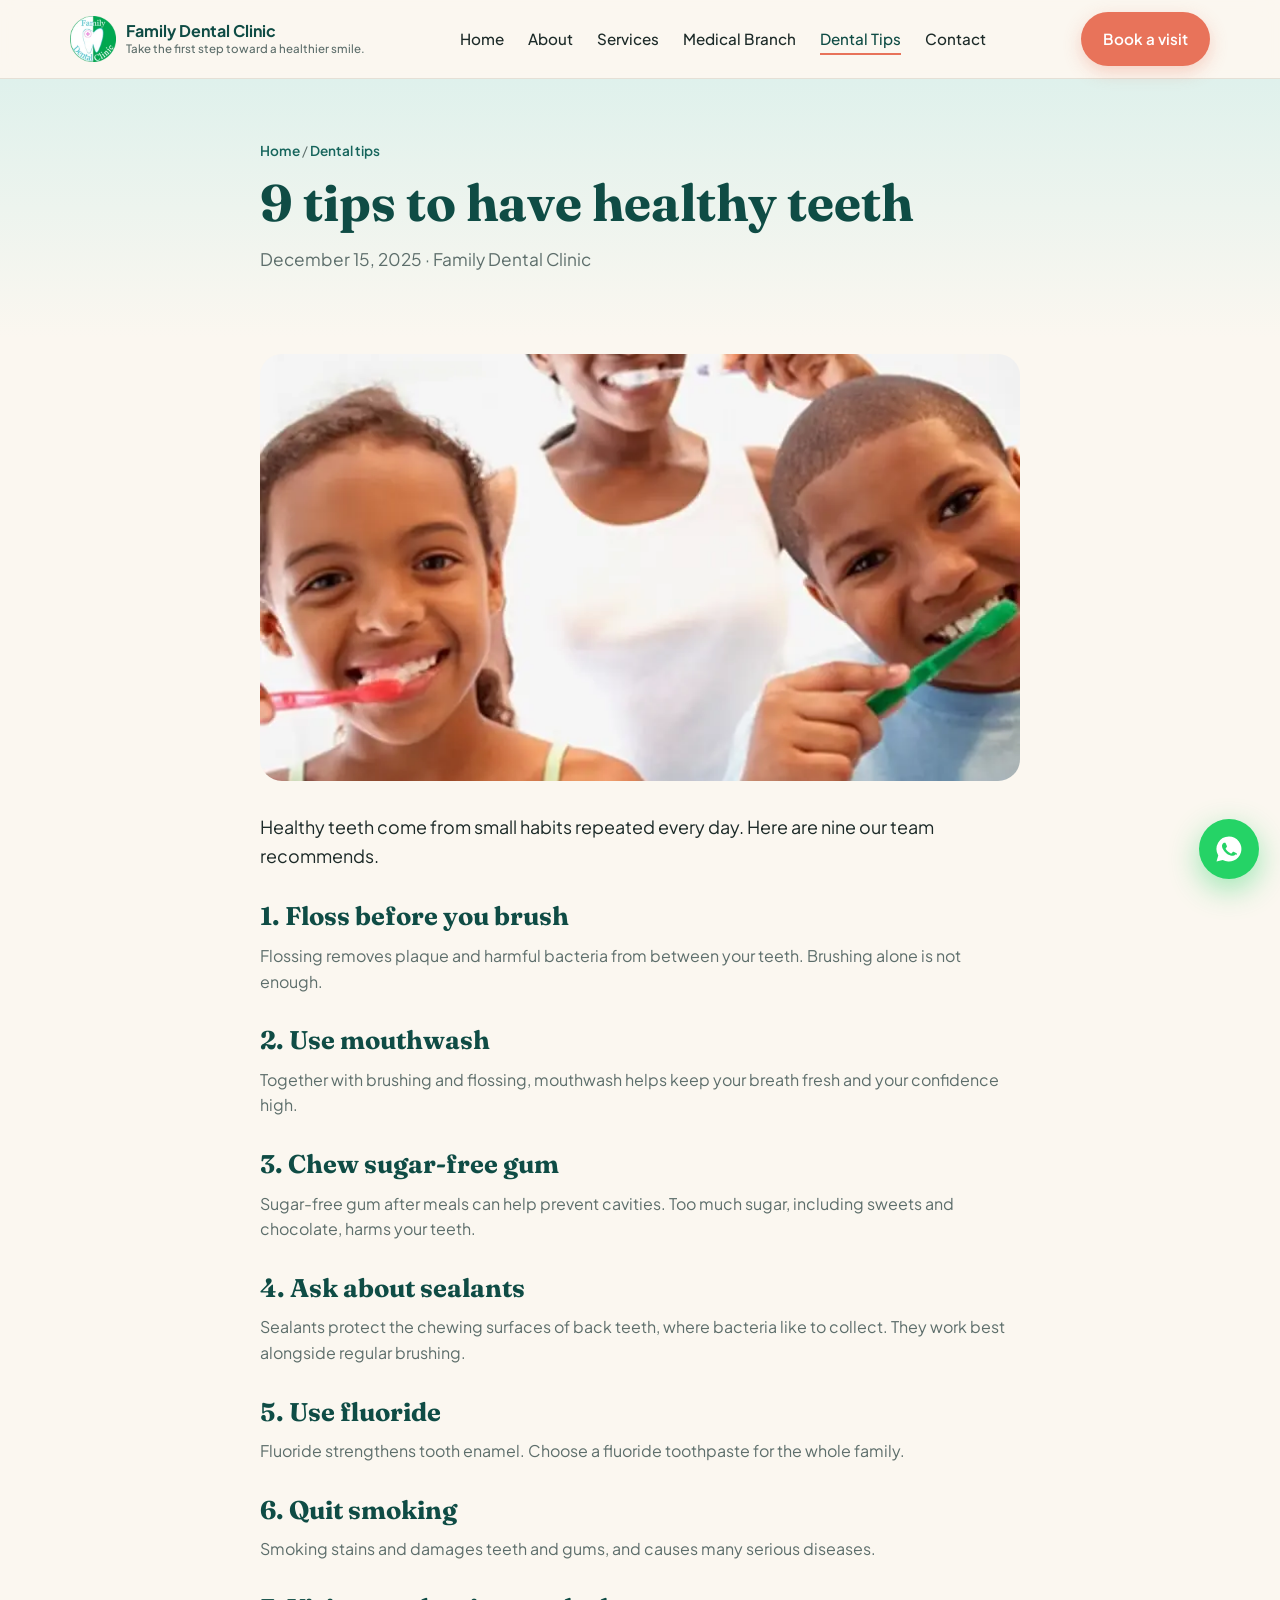
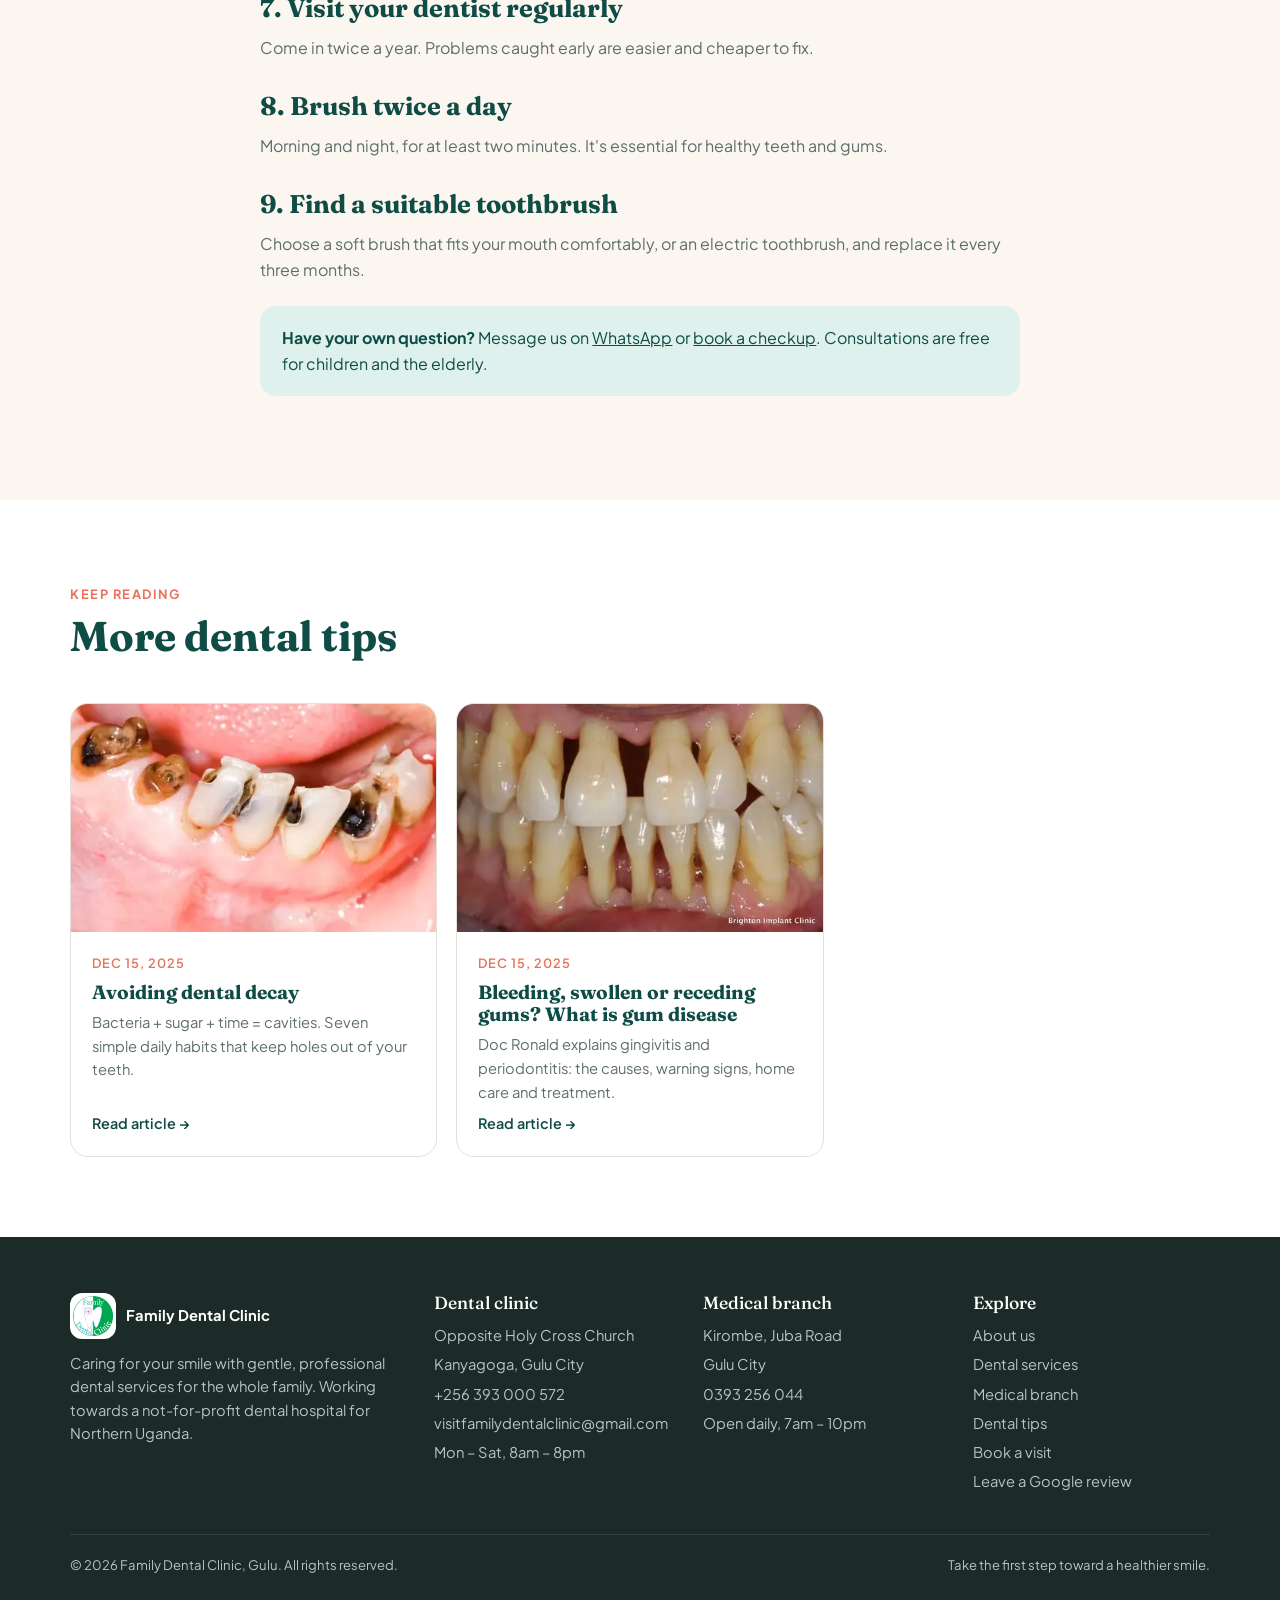
<file: blog-9-tips-healthy-teeth.html>
<!DOCTYPE html>
<html lang="en">
<head>
<meta charset="UTF-8">
<meta name="viewport" content="width=device-width, initial-scale=1">
<title>9 tips to have healthy teeth | Family Dental Clinic, Gulu</title>
<meta name="description" content="Nine simple habits for healthy teeth, from Family Dental Clinic in Gulu.">
<meta property="og:title" content="9 tips to have healthy teeth | Family Dental Clinic, Gulu">
<meta property="og:description" content="Nine simple habits for healthy teeth, from Family Dental Clinic in Gulu.">
<meta property="og:image" content="assets/img/og-image.jpg">
<meta name="theme-color" content="#0f4c45">
<link rel="icon" type="image/png" href="assets/img/favicon.png">
<link rel="preconnect" href="https://fonts.googleapis.com">
<link rel="preconnect" href="https://fonts.gstatic.com" crossorigin>
<link href="https://fonts.googleapis.com/css2?family=Fraunces:ital,opsz,wght@0,9..144,500;0,9..144,700;1,9..144,500&family=Plus+Jakarta+Sans:wght@400;500;600;700&display=swap" rel="stylesheet">
<link rel="stylesheet" href="assets/css/style.css?v=2">
</head>
<body>
<a class="skip" href="#main">Skip to content</a>

<header class="site">
  <div class="wrap nav">
    <a href="index.html" class="logo" aria-label="Family Dental Clinic home">
      <img src="assets/img/logo-138.webp" alt="" width="46" height="46">
      <span>Family Dental Clinic<small>Take the first step toward a healthier smile.</small></span>
    </a>
    <ul class="menu" id="menu">
      <li><a href="index.html">Home</a></li>
      <li><a href="about.html">About</a></li>
      <li><a href="services.html">Services</a></li>
      <li><a href="medical-branch.html">Medical Branch</a></li>
      <li><a href="blog.html">Dental Tips</a></li>
      <li><a href="contact.html">Contact</a></li>
    </ul>
    <a href="contact.html#book" class="btn btn-primary">Book a visit</a>
    <button class="burger" aria-label="Open menu" aria-expanded="false" aria-controls="menu" id="burger">
      <svg width="28" height="28" viewBox="0 0 24 24" fill="none" stroke="#0f4c45" stroke-width="2" stroke-linecap="round"><path d="M4 7h16M4 12h16M4 17h16"/></svg>
    </button>
  </div>
</header>

<main id="main">
  <section class="page-hero">
    <div class="wrap article">
      <div class="crumbs"><a href="index.html">Home</a> / <a href="blog.html">Dental tips</a></div>
      <h1>9 tips to have healthy teeth</h1>
      <p><time datetime="2025-12-15">December 15, 2025</time> · Family Dental Clinic</p>
    </div>
  </section>
  <section style="padding-top:1rem">
    <article class="wrap article">
      <div class="cover"><img src="assets/img/news-2-767.webp" srcset="assets/img/news-2-480.webp 480w, assets/img/news-2-767.webp 767w" sizes="(max-width:826px) 92vw, 760px" alt="" width="767" height="767" fetchpriority="high"></div>
      <p style="font-size:1.12rem;color:var(--ink)">Healthy teeth come from small habits repeated every day. Here are nine our team recommends.</p>
      <h2>1. Floss before you brush</h2><p>Flossing removes plaque and harmful bacteria from between your teeth. Brushing alone is not enough.</p>
      <h2>2. Use mouthwash</h2><p>Together with brushing and flossing, mouthwash helps keep your breath fresh and your confidence high.</p>
      <h2>3. Chew sugar-free gum</h2><p>Sugar-free gum after meals can help prevent cavities. Too much sugar, including sweets and chocolate, harms your teeth.</p>
      <h2>4. Ask about sealants</h2><p>Sealants protect the chewing surfaces of back teeth, where bacteria like to collect. They work best alongside regular brushing.</p>
      <h2>5. Use fluoride</h2><p>Fluoride strengthens tooth enamel. Choose a fluoride toothpaste for the whole family.</p>
      <h2>6. Quit smoking</h2><p>Smoking stains and damages teeth and gums, and causes many serious diseases.</p>
      <h2>7. Visit your dentist regularly</h2><p>Come in twice a year. Problems caught early are easier and cheaper to fix.</p>
      <h2>8. Brush twice a day</h2><p>Morning and night, for at least two minutes. It's essential for healthy teeth and gums.</p>
      <h2>9. Find a suitable toothbrush</h2><p>Choose a soft brush that fits your mouth comfortably, or an electric toothbrush, and replace it every three months.</p>
      <div class="callout"><b>Have your own question?</b> Message us on <a href="https://wa.me/256775412434" target="_blank" rel="noopener">WhatsApp</a> or <a href="contact.html#book">book a checkup</a>. Consultations are free for children and the elderly.</div>
    </article>
  </section>

  <section class="why">
    <div class="wrap">
      <div class="head"><span class="kicker">Keep reading</span><h2>More dental tips</h2></div>
      <div class="news">
        <a class="post reveal" href="blog-avoiding-dental-decay.html">
          <div class="thumb"><img src="assets/img/news-1-800.webp" srcset="assets/img/news-1-480.webp 480w, assets/img/news-1-800.webp 800w" sizes="(max-width:900px) 92vw, 370px" alt="" loading="lazy" width="800" height="491" decoding="async"></div>
          <div class="body"><time datetime="2025-12-15">Dec 15, 2025</time><h3>Avoiding dental decay</h3><p>Bacteria + sugar + time = cavities. Seven simple daily habits that keep holes out of your teeth.</p><span class="more">Read article →</span></div>
        </a>
        <a class="post reveal" href="blog-gum-disease.html">
          <div class="thumb"><img src="assets/img/news-3-800.webp" srcset="assets/img/news-3-480.webp 480w, assets/img/news-3-800.webp 800w" sizes="(max-width:900px) 92vw, 370px" alt="" loading="lazy" width="800" height="501" decoding="async"></div>
          <div class="body"><time datetime="2025-12-15">Dec 15, 2025</time><h3>Bleeding, swollen or receding gums? What is gum disease</h3><p>Doc Ronald explains gingivitis and periodontitis: the causes, warning signs, home care and treatment.</p><span class="more">Read article →</span></div>
        </a>
      </div>
    </div>
  </section>

</main>

<footer>
  <div class="wrap">
    <div class="foot">
      <div>
        <a href="index.html" class="logo"><img src="assets/img/logo-138.webp" alt="" width="46" height="46" loading="lazy" decoding="async"><span>Family Dental Clinic</span></a>
        <p>Caring for your smile with gentle, professional dental services for the whole family. Working towards a not-for-profit dental hospital for Northern Uganda.</p>
      </div>
      <div>
        <h4>Dental clinic</h4>
        <ul>
          <li>Opposite Holy Cross Church</li>
          <li>Kanyagoga, Gulu City</li>
          <li><a href="tel:+256393000572">+256 393 000 572</a></li>
          <li><a href="mailto:visitfamilydentalclinic@gmail.com">visitfamilydentalclinic@gmail.com</a></li>
          <li>Mon – Sat, 8am – 8pm</li>
        </ul>
      </div>
      <div>
        <h4>Medical branch</h4>
        <ul>
          <li>Kirombe, Juba Road</li>
          <li>Gulu City</li>
          <li><a href="tel:+256393256044">0393 256 044</a></li>
          <li>Open daily, 7am – 10pm</li>
        </ul>
      </div>
      <div>
        <h4>Explore</h4>
        <ul>
          <li><a href="about.html">About us</a></li>
          <li><a href="services.html">Dental services</a></li>
          <li><a href="medical-branch.html">Medical branch</a></li>
          <li><a href="blog.html">Dental tips</a></li>
          <li><a href="contact.html#book">Book a visit</a></li>
          <li><a href="https://search.google.com/local/writereview?placeid=ChIJK2ocfPencRcReLT901jJNcc" target="_blank" rel="noopener">Leave a Google review</a></li>
        </ul>
      </div>
    </div>
    <div class="copy"><span>© <span data-year>2026</span> Family Dental Clinic, Gulu. All rights reserved.</span><span>Take the first step toward a healthier smile.</span></div>
  </div>
</footer>

<a class="wa-float" href="https://wa.me/256775412434" target="_blank" rel="noopener" aria-label="Chat on WhatsApp"><svg width="30" height="30" viewBox="0 0 24 24" fill="currentColor" aria-hidden="true"><path d="M12 2a10 10 0 0 0-8.6 15.1L2 22l5-1.3A10 10 0 1 0 12 2zm5.3 14.2c-.2.6-1.3 1.2-1.8 1.2-.5.1-1 .2-3.3-.7-2.8-1.1-4.6-4-4.7-4.2-.1-.2-1.1-1.5-1.1-2.9s.7-2 1-2.3c.3-.3.6-.3.8-.3h.6c.2 0 .4 0 .6.5l.9 2.1c.1.2.1.4 0 .6l-.4.6-.4.5c-.1.1-.3.3-.1.6.2.3.8 1.3 1.7 2.1 1.2 1 2.1 1.3 2.4 1.5.3.1.5.1.6-.1l.9-1.1c.2-.3.4-.2.7-.1l2 1c.3.1.5.2.5.3.1.2.1.7-.1 1.3z"/></svg></a>

<script src="assets/js/main.js"></script>
</body>
</html>
</file>
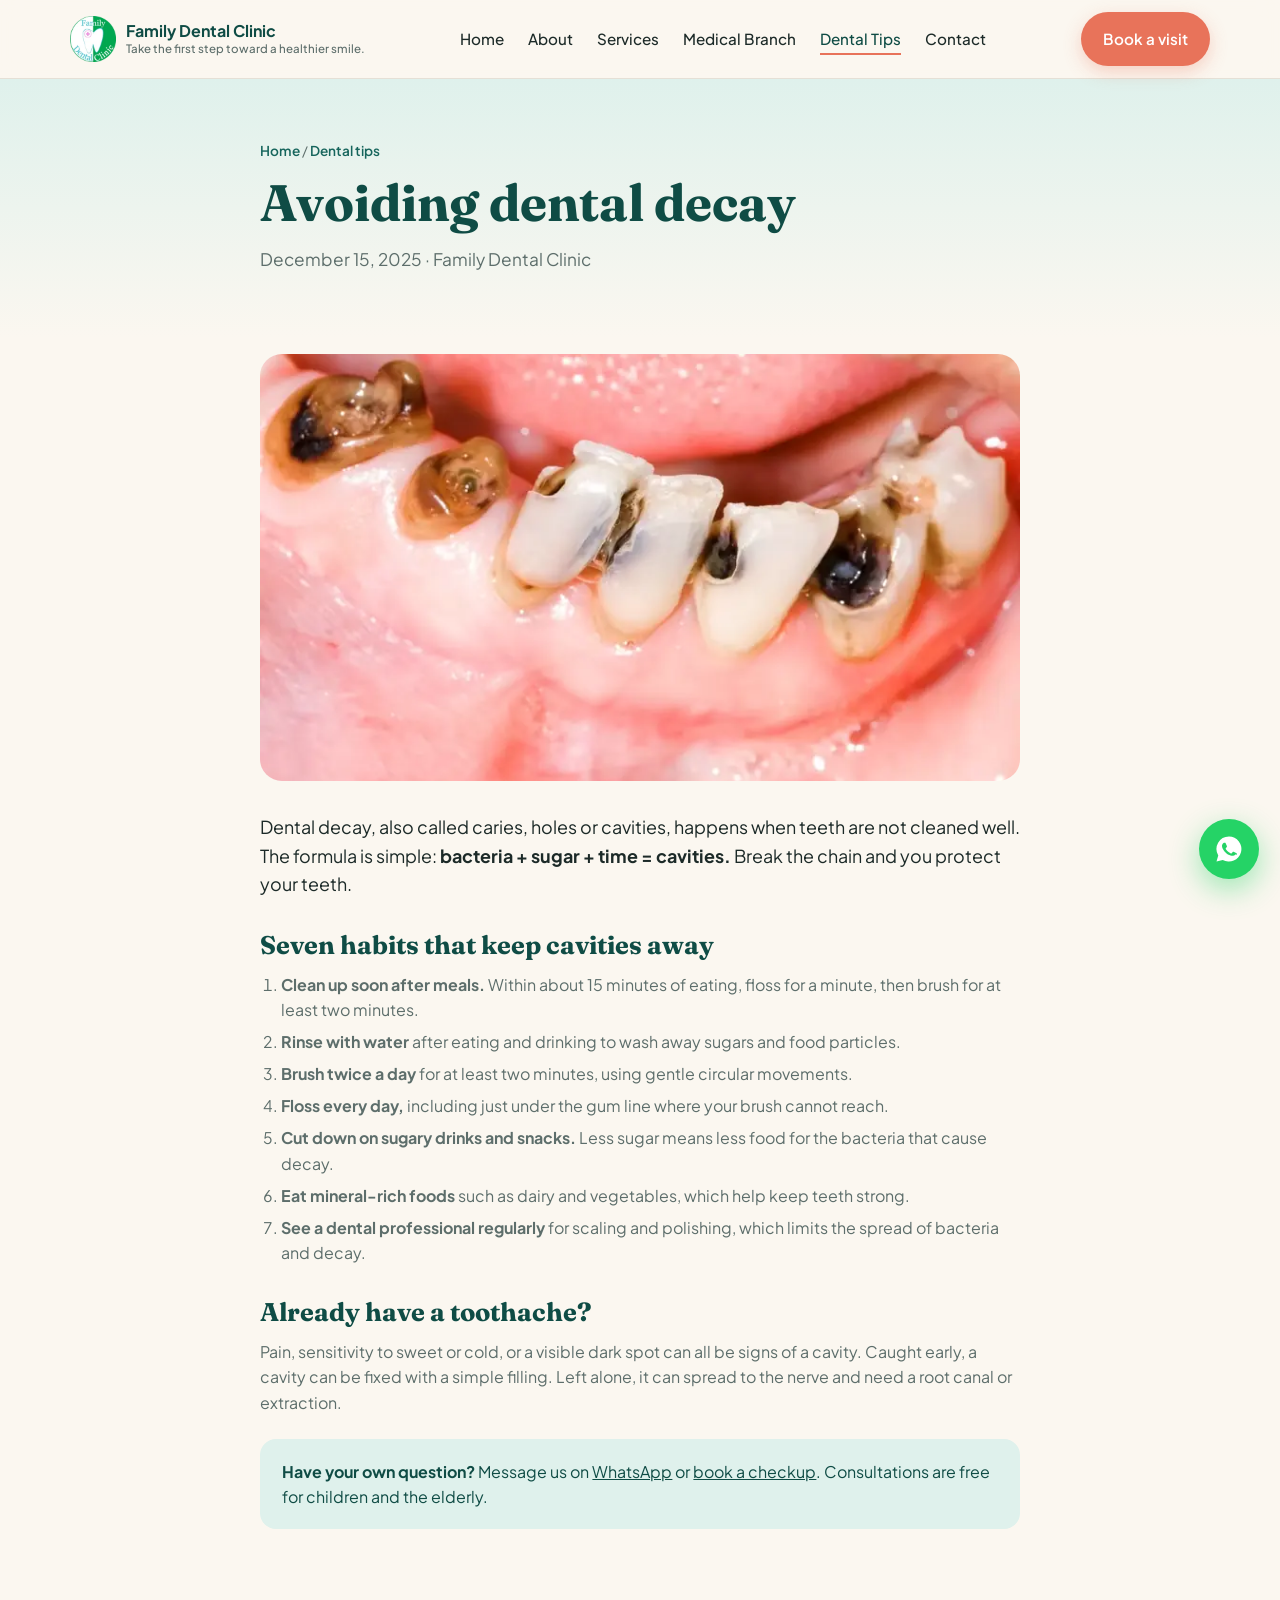
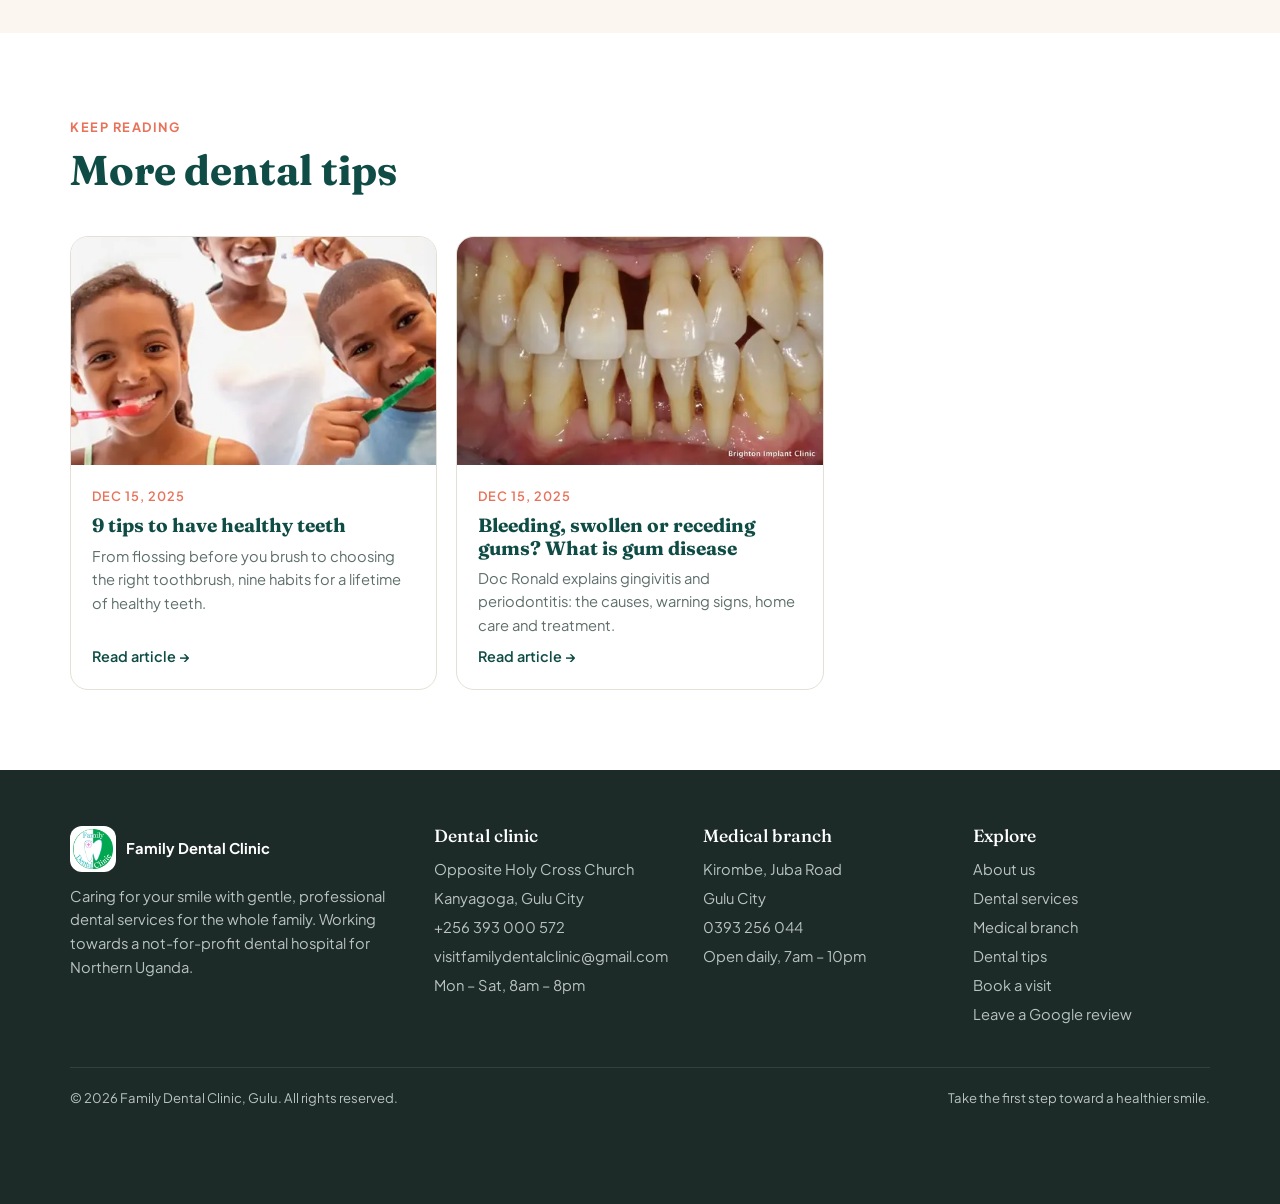
<file: blog-avoiding-dental-decay.html>
<!DOCTYPE html>
<html lang="en">
<head>
<meta charset="UTF-8">
<meta name="viewport" content="width=device-width, initial-scale=1">
<title>Avoiding dental decay | Family Dental Clinic, Gulu</title>
<meta name="description" content="Bacteria + sugar + time = cavities. Seven daily habits from Family Dental Clinic, Gulu, to avoid dental decay.">
<meta property="og:title" content="Avoiding dental decay | Family Dental Clinic, Gulu">
<meta property="og:description" content="Bacteria + sugar + time = cavities. Seven daily habits from Family Dental Clinic, Gulu, to avoid dental decay.">
<meta property="og:image" content="assets/img/og-image.jpg">
<meta name="theme-color" content="#0f4c45">
<link rel="icon" type="image/png" href="assets/img/favicon.png">
<link rel="preconnect" href="https://fonts.googleapis.com">
<link rel="preconnect" href="https://fonts.gstatic.com" crossorigin>
<link href="https://fonts.googleapis.com/css2?family=Fraunces:ital,opsz,wght@0,9..144,500;0,9..144,700;1,9..144,500&family=Plus+Jakarta+Sans:wght@400;500;600;700&display=swap" rel="stylesheet">
<link rel="stylesheet" href="assets/css/style.css?v=2">
</head>
<body>
<a class="skip" href="#main">Skip to content</a>

<header class="site">
  <div class="wrap nav">
    <a href="index.html" class="logo" aria-label="Family Dental Clinic home">
      <img src="assets/img/logo-138.webp" alt="" width="46" height="46">
      <span>Family Dental Clinic<small>Take the first step toward a healthier smile.</small></span>
    </a>
    <ul class="menu" id="menu">
      <li><a href="index.html">Home</a></li>
      <li><a href="about.html">About</a></li>
      <li><a href="services.html">Services</a></li>
      <li><a href="medical-branch.html">Medical Branch</a></li>
      <li><a href="blog.html">Dental Tips</a></li>
      <li><a href="contact.html">Contact</a></li>
    </ul>
    <a href="contact.html#book" class="btn btn-primary">Book a visit</a>
    <button class="burger" aria-label="Open menu" aria-expanded="false" aria-controls="menu" id="burger">
      <svg width="28" height="28" viewBox="0 0 24 24" fill="none" stroke="#0f4c45" stroke-width="2" stroke-linecap="round"><path d="M4 7h16M4 12h16M4 17h16"/></svg>
    </button>
  </div>
</header>

<main id="main">
  <section class="page-hero">
    <div class="wrap article">
      <div class="crumbs"><a href="index.html">Home</a> / <a href="blog.html">Dental tips</a></div>
      <h1>Avoiding dental decay</h1>
      <p><time datetime="2025-12-15">December 15, 2025</time> · Family Dental Clinic</p>
    </div>
  </section>
  <section style="padding-top:1rem">
    <article class="wrap article">
      <div class="cover"><img src="assets/img/news-1-800.webp" srcset="assets/img/news-1-480.webp 480w, assets/img/news-1-800.webp 800w" sizes="(max-width:826px) 92vw, 760px" alt="" width="800" height="491" fetchpriority="high"></div>
      <p style="font-size:1.12rem;color:var(--ink)">Dental decay, also called caries, holes or cavities, happens when teeth are not cleaned well. The formula is simple: <b>bacteria + sugar + time = cavities.</b> Break the chain and you protect your teeth.</p>
      <h2>Seven habits that keep cavities away</h2>
      <ol>
        <li><b>Clean up soon after meals.</b> Within about 15 minutes of eating, floss for a minute, then brush for at least two minutes.</li>
        <li><b>Rinse with water</b> after eating and drinking to wash away sugars and food particles.</li>
        <li><b>Brush twice a day</b> for at least two minutes, using gentle circular movements.</li>
        <li><b>Floss every day,</b> including just under the gum line where your brush cannot reach.</li>
        <li><b>Cut down on sugary drinks and snacks.</b> Less sugar means less food for the bacteria that cause decay.</li>
        <li><b>Eat mineral-rich foods</b> such as dairy and vegetables, which help keep teeth strong.</li>
        <li><b>See a dental professional regularly</b> for scaling and polishing, which limits the spread of bacteria and decay.</li>
      </ol>
      <h2>Already have a toothache?</h2>
      <p>Pain, sensitivity to sweet or cold, or a visible dark spot can all be signs of a cavity. Caught early, a cavity can be fixed with a simple filling. Left alone, it can spread to the nerve and need a root canal or extraction.</p>
      <div class="callout"><b>Have your own question?</b> Message us on <a href="https://wa.me/256775412434" target="_blank" rel="noopener">WhatsApp</a> or <a href="contact.html#book">book a checkup</a>. Consultations are free for children and the elderly.</div>
    </article>
  </section>

  <section class="why">
    <div class="wrap">
      <div class="head"><span class="kicker">Keep reading</span><h2>More dental tips</h2></div>
      <div class="news">
        <a class="post reveal" href="blog-9-tips-healthy-teeth.html">
          <div class="thumb"><img src="assets/img/news-2-767.webp" srcset="assets/img/news-2-480.webp 480w, assets/img/news-2-767.webp 767w" sizes="(max-width:900px) 92vw, 370px" alt="" loading="lazy" width="767" height="767" decoding="async"></div>
          <div class="body"><time datetime="2025-12-15">Dec 15, 2025</time><h3>9 tips to have healthy teeth</h3><p>From flossing before you brush to choosing the right toothbrush, nine habits for a lifetime of healthy teeth.</p><span class="more">Read article →</span></div>
        </a>
        <a class="post reveal" href="blog-gum-disease.html">
          <div class="thumb"><img src="assets/img/news-3-800.webp" srcset="assets/img/news-3-480.webp 480w, assets/img/news-3-800.webp 800w" sizes="(max-width:900px) 92vw, 370px" alt="" loading="lazy" width="800" height="501" decoding="async"></div>
          <div class="body"><time datetime="2025-12-15">Dec 15, 2025</time><h3>Bleeding, swollen or receding gums? What is gum disease</h3><p>Doc Ronald explains gingivitis and periodontitis: the causes, warning signs, home care and treatment.</p><span class="more">Read article →</span></div>
        </a>
      </div>
    </div>
  </section>

</main>

<footer>
  <div class="wrap">
    <div class="foot">
      <div>
        <a href="index.html" class="logo"><img src="assets/img/logo-138.webp" alt="" width="46" height="46" loading="lazy" decoding="async"><span>Family Dental Clinic</span></a>
        <p>Caring for your smile with gentle, professional dental services for the whole family. Working towards a not-for-profit dental hospital for Northern Uganda.</p>
      </div>
      <div>
        <h4>Dental clinic</h4>
        <ul>
          <li>Opposite Holy Cross Church</li>
          <li>Kanyagoga, Gulu City</li>
          <li><a href="tel:+256393000572">+256 393 000 572</a></li>
          <li><a href="mailto:visitfamilydentalclinic@gmail.com">visitfamilydentalclinic@gmail.com</a></li>
          <li>Mon – Sat, 8am – 8pm</li>
        </ul>
      </div>
      <div>
        <h4>Medical branch</h4>
        <ul>
          <li>Kirombe, Juba Road</li>
          <li>Gulu City</li>
          <li><a href="tel:+256393256044">0393 256 044</a></li>
          <li>Open daily, 7am – 10pm</li>
        </ul>
      </div>
      <div>
        <h4>Explore</h4>
        <ul>
          <li><a href="about.html">About us</a></li>
          <li><a href="services.html">Dental services</a></li>
          <li><a href="medical-branch.html">Medical branch</a></li>
          <li><a href="blog.html">Dental tips</a></li>
          <li><a href="contact.html#book">Book a visit</a></li>
          <li><a href="https://search.google.com/local/writereview?placeid=ChIJK2ocfPencRcReLT901jJNcc" target="_blank" rel="noopener">Leave a Google review</a></li>
        </ul>
      </div>
    </div>
    <div class="copy"><span>© <span data-year>2026</span> Family Dental Clinic, Gulu. All rights reserved.</span><span>Take the first step toward a healthier smile.</span></div>
  </div>
</footer>

<a class="wa-float" href="https://wa.me/256775412434" target="_blank" rel="noopener" aria-label="Chat on WhatsApp"><svg width="30" height="30" viewBox="0 0 24 24" fill="currentColor" aria-hidden="true"><path d="M12 2a10 10 0 0 0-8.6 15.1L2 22l5-1.3A10 10 0 1 0 12 2zm5.3 14.2c-.2.6-1.3 1.2-1.8 1.2-.5.1-1 .2-3.3-.7-2.8-1.1-4.6-4-4.7-4.2-.1-.2-1.1-1.5-1.1-2.9s.7-2 1-2.3c.3-.3.6-.3.8-.3h.6c.2 0 .4 0 .6.5l.9 2.1c.1.2.1.4 0 .6l-.4.6-.4.5c-.1.1-.3.3-.1.6.2.3.8 1.3 1.7 2.1 1.2 1 2.1 1.3 2.4 1.5.3.1.5.1.6-.1l.9-1.1c.2-.3.4-.2.7-.1l2 1c.3.1.5.2.5.3.1.2.1.7-.1 1.3z"/></svg></a>

<script src="assets/js/main.js"></script>
</body>
</html>
</file>
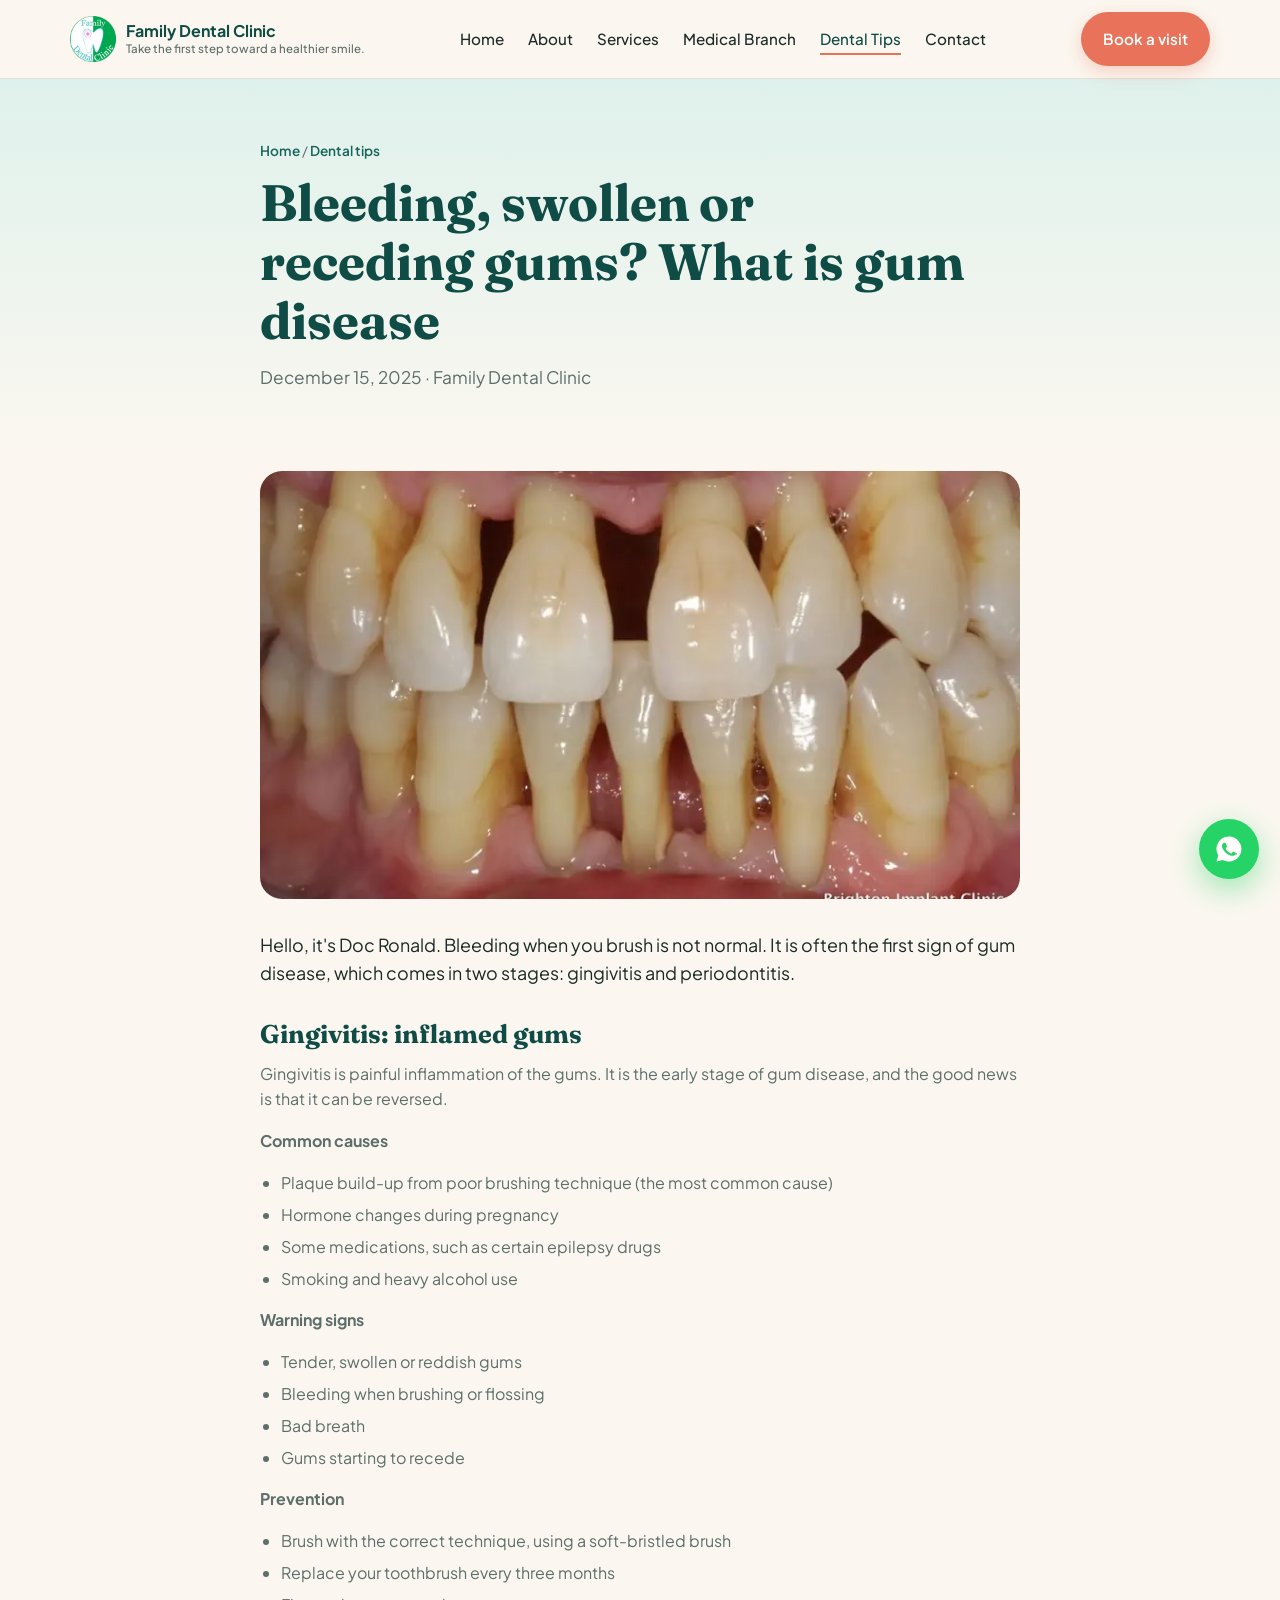
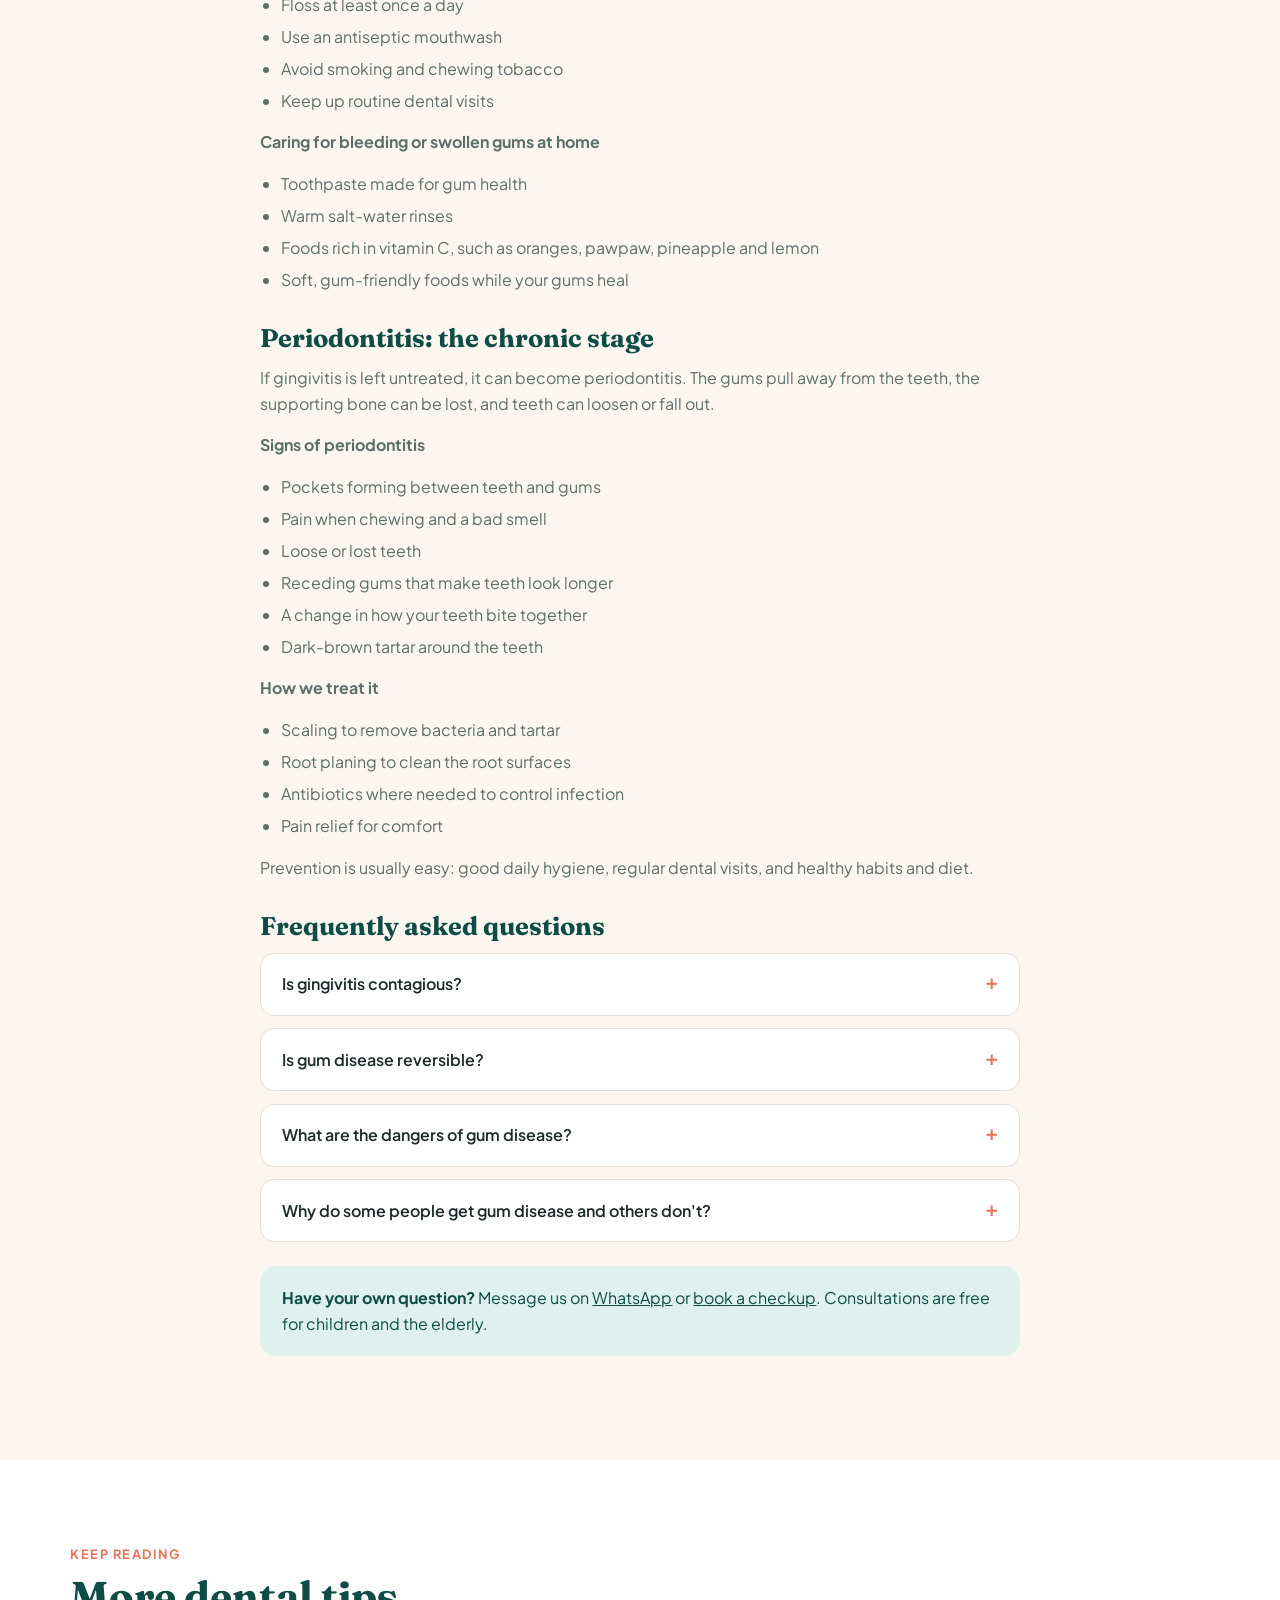
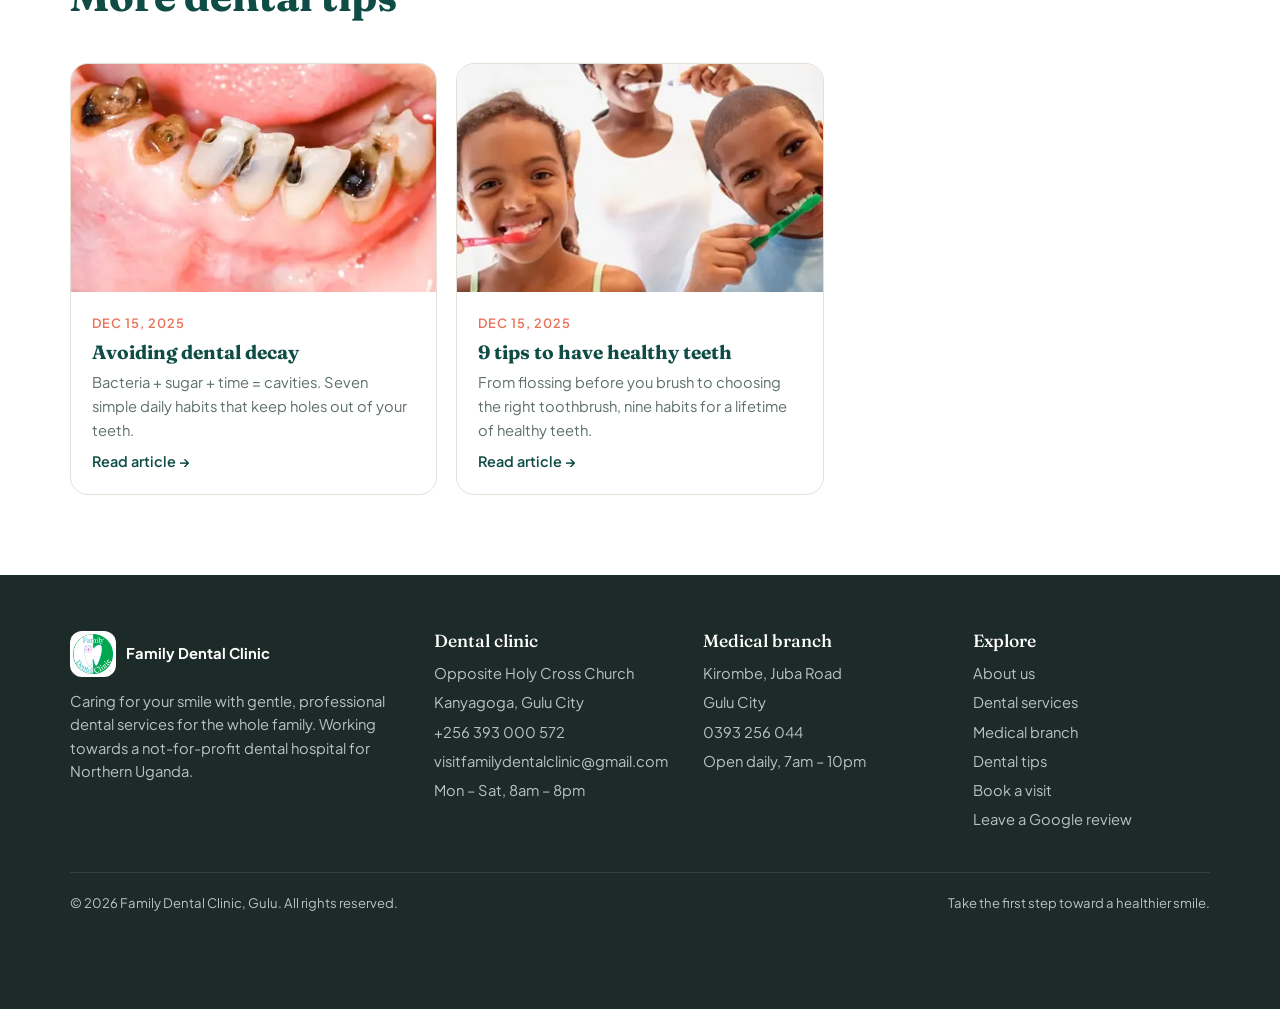
<file: blog-gum-disease.html>
<!DOCTYPE html>
<html lang="en">
<head>
<meta charset="UTF-8">
<meta name="viewport" content="width=device-width, initial-scale=1">
<title>Bleeding, swollen or receding gums? What is gum disease | Family Dental Clinic, Gulu</title>
<meta name="description" content="Doc Ronald of Family Dental Clinic, Gulu, explains gingivitis and periodontitis: causes, warning signs, home care and treatment.">
<meta property="og:title" content="Bleeding, swollen or receding gums? What is gum disease | Family Dental Clinic, Gulu">
<meta property="og:description" content="Doc Ronald of Family Dental Clinic, Gulu, explains gingivitis and periodontitis: causes, warning signs, home care and treatment.">
<meta property="og:image" content="assets/img/og-image.jpg">
<meta name="theme-color" content="#0f4c45">
<link rel="icon" type="image/png" href="assets/img/favicon.png">
<link rel="preconnect" href="https://fonts.googleapis.com">
<link rel="preconnect" href="https://fonts.gstatic.com" crossorigin>
<link href="https://fonts.googleapis.com/css2?family=Fraunces:ital,opsz,wght@0,9..144,500;0,9..144,700;1,9..144,500&family=Plus+Jakarta+Sans:wght@400;500;600;700&display=swap" rel="stylesheet">
<link rel="stylesheet" href="assets/css/style.css?v=2">
</head>
<body>
<a class="skip" href="#main">Skip to content</a>

<header class="site">
  <div class="wrap nav">
    <a href="index.html" class="logo" aria-label="Family Dental Clinic home">
      <img src="assets/img/logo-138.webp" alt="" width="46" height="46">
      <span>Family Dental Clinic<small>Take the first step toward a healthier smile.</small></span>
    </a>
    <ul class="menu" id="menu">
      <li><a href="index.html">Home</a></li>
      <li><a href="about.html">About</a></li>
      <li><a href="services.html">Services</a></li>
      <li><a href="medical-branch.html">Medical Branch</a></li>
      <li><a href="blog.html">Dental Tips</a></li>
      <li><a href="contact.html">Contact</a></li>
    </ul>
    <a href="contact.html#book" class="btn btn-primary">Book a visit</a>
    <button class="burger" aria-label="Open menu" aria-expanded="false" aria-controls="menu" id="burger">
      <svg width="28" height="28" viewBox="0 0 24 24" fill="none" stroke="#0f4c45" stroke-width="2" stroke-linecap="round"><path d="M4 7h16M4 12h16M4 17h16"/></svg>
    </button>
  </div>
</header>

<main id="main">
  <section class="page-hero">
    <div class="wrap article">
      <div class="crumbs"><a href="index.html">Home</a> / <a href="blog.html">Dental tips</a></div>
      <h1>Bleeding, swollen or receding gums? What is gum disease</h1>
      <p><time datetime="2025-12-15">December 15, 2025</time> · Family Dental Clinic</p>
    </div>
  </section>
  <section style="padding-top:1rem">
    <article class="wrap article">
      <div class="cover"><img src="assets/img/news-3-800.webp" srcset="assets/img/news-3-480.webp 480w, assets/img/news-3-800.webp 800w" sizes="(max-width:826px) 92vw, 760px" alt="" width="800" height="501" fetchpriority="high"></div>
      <p style="font-size:1.12rem;color:var(--ink)">Hello, it's Doc Ronald. Bleeding when you brush is not normal. It is often the first sign of gum disease, which comes in two stages: gingivitis and periodontitis.</p>
      <h2>Gingivitis: inflamed gums</h2>
      <p>Gingivitis is painful inflammation of the gums. It is the early stage of gum disease, and the good news is that it can be reversed.</p>
      <p><b>Common causes</b></p>
      <ul><li>Plaque build-up from poor brushing technique (the most common cause)</li><li>Hormone changes during pregnancy</li><li>Some medications, such as certain epilepsy drugs</li><li>Smoking and heavy alcohol use</li></ul>
      <p><b>Warning signs</b></p>
      <ul><li>Tender, swollen or reddish gums</li><li>Bleeding when brushing or flossing</li><li>Bad breath</li><li>Gums starting to recede</li></ul>
      <p><b>Prevention</b></p>
      <ul><li>Brush with the correct technique, using a soft-bristled brush</li><li>Replace your toothbrush every three months</li><li>Floss at least once a day</li><li>Use an antiseptic mouthwash</li><li>Avoid smoking and chewing tobacco</li><li>Keep up routine dental visits</li></ul>
      <p><b>Caring for bleeding or swollen gums at home</b></p>
      <ul><li>Toothpaste made for gum health</li><li>Warm salt-water rinses</li><li>Foods rich in vitamin C, such as oranges, pawpaw, pineapple and lemon</li><li>Soft, gum-friendly foods while your gums heal</li></ul>
      <h2>Periodontitis: the chronic stage</h2>
      <p>If gingivitis is left untreated, it can become periodontitis. The gums pull away from the teeth, the supporting bone can be lost, and teeth can loosen or fall out.</p>
      <p><b>Signs of periodontitis</b></p>
      <ul><li>Pockets forming between teeth and gums</li><li>Pain when chewing and a bad smell</li><li>Loose or lost teeth</li><li>Receding gums that make teeth look longer</li><li>A change in how your teeth bite together</li><li>Dark-brown tartar around the teeth</li></ul>
      <p><b>How we treat it</b></p>
      <ul><li>Scaling to remove bacteria and tartar</li><li>Root planing to clean the root surfaces</li><li>Antibiotics where needed to control infection</li><li>Pain relief for comfort</li></ul>
      <p>Prevention is usually easy: good daily hygiene, regular dental visits, and healthy habits and diet.</p>
      <h2>Frequently asked questions</h2>
      <details><summary>Is gingivitis contagious?</summary><p>No.</p></details>
      <details><summary>Is gum disease reversible?</summary><p>Only gingivitis, the early stage, is reversible. Untreated gum disease can cause permanent damage, so see a dentist early.</p></details>
      <details><summary>What are the dangers of gum disease?</summary><p>Periodontitis can lead to tooth loss and serious infections, and can affect your general health.</p></details>
      <details><summary>Why do some people get gum disease and others don't?</summary><p>Mainly oral hygiene and lifestyle. Some conditions, such as diabetes and HIV, also raise the risk.</p></details>
      <div class="callout"><b>Have your own question?</b> Message us on <a href="https://wa.me/256775412434" target="_blank" rel="noopener">WhatsApp</a> or <a href="contact.html#book">book a checkup</a>. Consultations are free for children and the elderly.</div>
    </article>
  </section>

  <section class="why">
    <div class="wrap">
      <div class="head"><span class="kicker">Keep reading</span><h2>More dental tips</h2></div>
      <div class="news">
        <a class="post reveal" href="blog-avoiding-dental-decay.html">
          <div class="thumb"><img src="assets/img/news-1-800.webp" srcset="assets/img/news-1-480.webp 480w, assets/img/news-1-800.webp 800w" sizes="(max-width:900px) 92vw, 370px" alt="" loading="lazy" width="800" height="491" decoding="async"></div>
          <div class="body"><time datetime="2025-12-15">Dec 15, 2025</time><h3>Avoiding dental decay</h3><p>Bacteria + sugar + time = cavities. Seven simple daily habits that keep holes out of your teeth.</p><span class="more">Read article →</span></div>
        </a>
        <a class="post reveal" href="blog-9-tips-healthy-teeth.html">
          <div class="thumb"><img src="assets/img/news-2-767.webp" srcset="assets/img/news-2-480.webp 480w, assets/img/news-2-767.webp 767w" sizes="(max-width:900px) 92vw, 370px" alt="" loading="lazy" width="767" height="767" decoding="async"></div>
          <div class="body"><time datetime="2025-12-15">Dec 15, 2025</time><h3>9 tips to have healthy teeth</h3><p>From flossing before you brush to choosing the right toothbrush, nine habits for a lifetime of healthy teeth.</p><span class="more">Read article →</span></div>
        </a>
      </div>
    </div>
  </section>

</main>

<footer>
  <div class="wrap">
    <div class="foot">
      <div>
        <a href="index.html" class="logo"><img src="assets/img/logo-138.webp" alt="" width="46" height="46" loading="lazy" decoding="async"><span>Family Dental Clinic</span></a>
        <p>Caring for your smile with gentle, professional dental services for the whole family. Working towards a not-for-profit dental hospital for Northern Uganda.</p>
      </div>
      <div>
        <h4>Dental clinic</h4>
        <ul>
          <li>Opposite Holy Cross Church</li>
          <li>Kanyagoga, Gulu City</li>
          <li><a href="tel:+256393000572">+256 393 000 572</a></li>
          <li><a href="mailto:visitfamilydentalclinic@gmail.com">visitfamilydentalclinic@gmail.com</a></li>
          <li>Mon – Sat, 8am – 8pm</li>
        </ul>
      </div>
      <div>
        <h4>Medical branch</h4>
        <ul>
          <li>Kirombe, Juba Road</li>
          <li>Gulu City</li>
          <li><a href="tel:+256393256044">0393 256 044</a></li>
          <li>Open daily, 7am – 10pm</li>
        </ul>
      </div>
      <div>
        <h4>Explore</h4>
        <ul>
          <li><a href="about.html">About us</a></li>
          <li><a href="services.html">Dental services</a></li>
          <li><a href="medical-branch.html">Medical branch</a></li>
          <li><a href="blog.html">Dental tips</a></li>
          <li><a href="contact.html#book">Book a visit</a></li>
          <li><a href="https://search.google.com/local/writereview?placeid=ChIJK2ocfPencRcReLT901jJNcc" target="_blank" rel="noopener">Leave a Google review</a></li>
        </ul>
      </div>
    </div>
    <div class="copy"><span>© <span data-year>2026</span> Family Dental Clinic, Gulu. All rights reserved.</span><span>Take the first step toward a healthier smile.</span></div>
  </div>
</footer>

<a class="wa-float" href="https://wa.me/256775412434" target="_blank" rel="noopener" aria-label="Chat on WhatsApp"><svg width="30" height="30" viewBox="0 0 24 24" fill="currentColor" aria-hidden="true"><path d="M12 2a10 10 0 0 0-8.6 15.1L2 22l5-1.3A10 10 0 1 0 12 2zm5.3 14.2c-.2.6-1.3 1.2-1.8 1.2-.5.1-1 .2-3.3-.7-2.8-1.1-4.6-4-4.7-4.2-.1-.2-1.1-1.5-1.1-2.9s.7-2 1-2.3c.3-.3.6-.3.8-.3h.6c.2 0 .4 0 .6.5l.9 2.1c.1.2.1.4 0 .6l-.4.6-.4.5c-.1.1-.3.3-.1.6.2.3.8 1.3 1.7 2.1 1.2 1 2.1 1.3 2.4 1.5.3.1.5.1.6-.1l.9-1.1c.2-.3.4-.2.7-.1l2 1c.3.1.5.2.5.3.1.2.1.7-.1 1.3z"/></svg></a>

<script src="assets/js/main.js"></script>
</body>
</html>
</file>
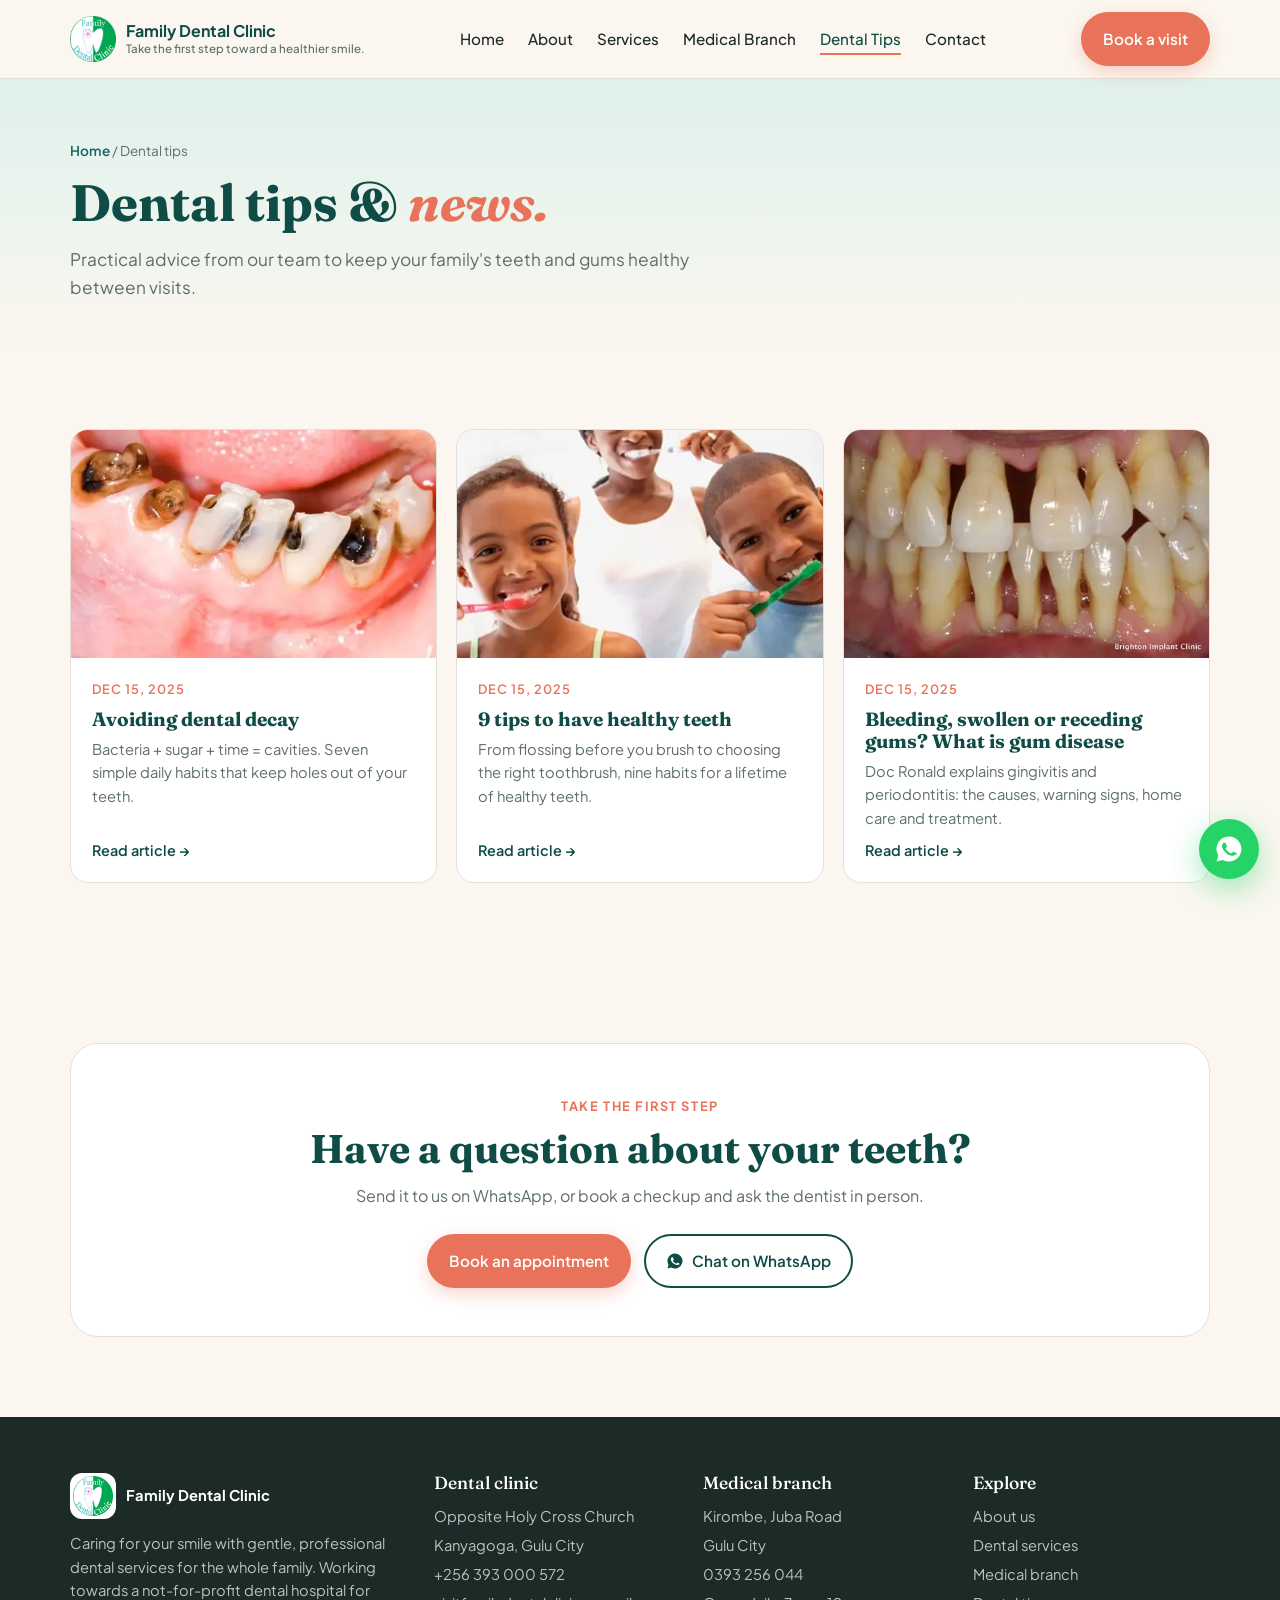
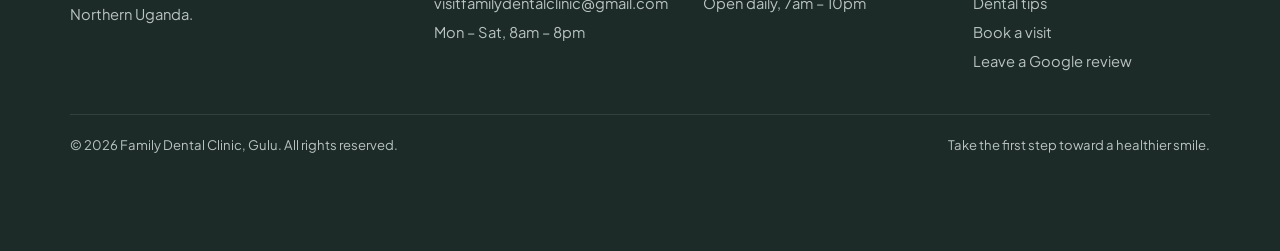
<file: blog.html>
<!DOCTYPE html>
<html lang="en">
<head>
<meta charset="UTF-8">
<meta name="viewport" content="width=device-width, initial-scale=1">
<title>Dental Tips &amp; News | Family Dental Clinic, Gulu</title>
<meta name="description" content="Dental health tips from Family Dental Clinic in Gulu: avoiding tooth decay, nine habits for healthy teeth, and understanding gum disease.">
<meta property="og:title" content="Dental Tips &amp; News | Family Dental Clinic, Gulu">
<meta property="og:description" content="Dental health tips from Family Dental Clinic in Gulu: avoiding tooth decay, nine habits for healthy teeth, and understanding gum disease.">
<meta property="og:image" content="assets/img/og-image.jpg">
<meta name="theme-color" content="#0f4c45">
<link rel="icon" type="image/png" href="assets/img/favicon.png">
<link rel="preconnect" href="https://fonts.googleapis.com">
<link rel="preconnect" href="https://fonts.gstatic.com" crossorigin>
<link href="https://fonts.googleapis.com/css2?family=Fraunces:ital,opsz,wght@0,9..144,500;0,9..144,700;1,9..144,500&family=Plus+Jakarta+Sans:wght@400;500;600;700&display=swap" rel="stylesheet">
<link rel="stylesheet" href="assets/css/style.css?v=2">
</head>
<body>
<a class="skip" href="#main">Skip to content</a>

<header class="site">
  <div class="wrap nav">
    <a href="index.html" class="logo" aria-label="Family Dental Clinic home">
      <img src="assets/img/logo-138.webp" alt="" width="46" height="46">
      <span>Family Dental Clinic<small>Take the first step toward a healthier smile.</small></span>
    </a>
    <ul class="menu" id="menu">
      <li><a href="index.html">Home</a></li>
      <li><a href="about.html">About</a></li>
      <li><a href="services.html">Services</a></li>
      <li><a href="medical-branch.html">Medical Branch</a></li>
      <li><a href="blog.html">Dental Tips</a></li>
      <li><a href="contact.html">Contact</a></li>
    </ul>
    <a href="contact.html#book" class="btn btn-primary">Book a visit</a>
    <button class="burger" aria-label="Open menu" aria-expanded="false" aria-controls="menu" id="burger">
      <svg width="28" height="28" viewBox="0 0 24 24" fill="none" stroke="#0f4c45" stroke-width="2" stroke-linecap="round"><path d="M4 7h16M4 12h16M4 17h16"/></svg>
    </button>
  </div>
</header>

<main id="main">
  <section class="page-hero">
    <div class="wrap">
      <div class="crumbs"><a href="index.html">Home</a> / Dental tips</div>
      <h1>Dental tips &amp; <em>news.</em></h1>
      <p>Practical advice from our team to keep your family's teeth and gums healthy between visits.</p>
    </div>
  </section>

  <section>
    <div class="wrap">
      <div class="news">
        <a class="post reveal" href="blog-avoiding-dental-decay.html">
          <div class="thumb"><img src="assets/img/news-1-800.webp" srcset="assets/img/news-1-480.webp 480w, assets/img/news-1-800.webp 800w" sizes="(max-width:900px) 92vw, 370px" alt="" loading="lazy" width="800" height="491" decoding="async"></div>
          <div class="body"><time datetime="2025-12-15">Dec 15, 2025</time><h3>Avoiding dental decay</h3><p>Bacteria + sugar + time = cavities. Seven simple daily habits that keep holes out of your teeth.</p><span class="more">Read article →</span></div>
        </a>
        <a class="post reveal" href="blog-9-tips-healthy-teeth.html">
          <div class="thumb"><img src="assets/img/news-2-767.webp" srcset="assets/img/news-2-480.webp 480w, assets/img/news-2-767.webp 767w" sizes="(max-width:900px) 92vw, 370px" alt="" loading="lazy" width="767" height="767" decoding="async"></div>
          <div class="body"><time datetime="2025-12-15">Dec 15, 2025</time><h3>9 tips to have healthy teeth</h3><p>From flossing before you brush to choosing the right toothbrush, nine habits for a lifetime of healthy teeth.</p><span class="more">Read article →</span></div>
        </a>
        <a class="post reveal" href="blog-gum-disease.html">
          <div class="thumb"><img src="assets/img/news-3-800.webp" srcset="assets/img/news-3-480.webp 480w, assets/img/news-3-800.webp 800w" sizes="(max-width:900px) 92vw, 370px" alt="" loading="lazy" width="800" height="501" decoding="async"></div>
          <div class="body"><time datetime="2025-12-15">Dec 15, 2025</time><h3>Bleeding, swollen or receding gums? What is gum disease</h3><p>Doc Ronald explains gingivitis and periodontitis: the causes, warning signs, home care and treatment.</p><span class="more">Read article →</span></div>
        </a>
      </div>
    </div>
  </section>

  <section>
    <div class="wrap">
      <div class="cta reveal">
        <span class="kicker">Take the first step</span>
        <h2>Have a question about your teeth?</h2>
        <p>Send it to us on WhatsApp, or book a checkup and ask the dentist in person.</p>
        <div class="btns">
          <a href="contact.html#book" class="btn btn-primary">Book an appointment</a>
          <a href="https://wa.me/256775412434" class="btn btn-ghost" target="_blank" rel="noopener"><svg width="18" height="18" viewBox="0 0 24 24" fill="currentColor" aria-hidden="true"><path d="M12 2a10 10 0 0 0-8.6 15.1L2 22l5-1.3A10 10 0 1 0 12 2zm5.3 14.2c-.2.6-1.3 1.2-1.8 1.2-.5.1-1 .2-3.3-.7-2.8-1.1-4.6-4-4.7-4.2-.1-.2-1.1-1.5-1.1-2.9s.7-2 1-2.3c.3-.3.6-.3.8-.3h.6c.2 0 .4 0 .6.5l.9 2.1c.1.2.1.4 0 .6l-.4.6-.4.5c-.1.1-.3.3-.1.6.2.3.8 1.3 1.7 2.1 1.2 1 2.1 1.3 2.4 1.5.3.1.5.1.6-.1l.9-1.1c.2-.3.4-.2.7-.1l2 1c.3.1.5.2.5.3.1.2.1.7-.1 1.3z"/></svg> Chat on WhatsApp</a>
        </div>
      </div>
    </div>
  </section>

</main>

<footer>
  <div class="wrap">
    <div class="foot">
      <div>
        <a href="index.html" class="logo"><img src="assets/img/logo-138.webp" alt="" width="46" height="46" loading="lazy" decoding="async"><span>Family Dental Clinic</span></a>
        <p>Caring for your smile with gentle, professional dental services for the whole family. Working towards a not-for-profit dental hospital for Northern Uganda.</p>
      </div>
      <div>
        <h4>Dental clinic</h4>
        <ul>
          <li>Opposite Holy Cross Church</li>
          <li>Kanyagoga, Gulu City</li>
          <li><a href="tel:+256393000572">+256 393 000 572</a></li>
          <li><a href="mailto:visitfamilydentalclinic@gmail.com">visitfamilydentalclinic@gmail.com</a></li>
          <li>Mon – Sat, 8am – 8pm</li>
        </ul>
      </div>
      <div>
        <h4>Medical branch</h4>
        <ul>
          <li>Kirombe, Juba Road</li>
          <li>Gulu City</li>
          <li><a href="tel:+256393256044">0393 256 044</a></li>
          <li>Open daily, 7am – 10pm</li>
        </ul>
      </div>
      <div>
        <h4>Explore</h4>
        <ul>
          <li><a href="about.html">About us</a></li>
          <li><a href="services.html">Dental services</a></li>
          <li><a href="medical-branch.html">Medical branch</a></li>
          <li><a href="blog.html">Dental tips</a></li>
          <li><a href="contact.html#book">Book a visit</a></li>
          <li><a href="https://search.google.com/local/writereview?placeid=ChIJK2ocfPencRcReLT901jJNcc" target="_blank" rel="noopener">Leave a Google review</a></li>
        </ul>
      </div>
    </div>
    <div class="copy"><span>© <span data-year>2026</span> Family Dental Clinic, Gulu. All rights reserved.</span><span>Take the first step toward a healthier smile.</span></div>
  </div>
</footer>

<a class="wa-float" href="https://wa.me/256775412434" target="_blank" rel="noopener" aria-label="Chat on WhatsApp"><svg width="30" height="30" viewBox="0 0 24 24" fill="currentColor" aria-hidden="true"><path d="M12 2a10 10 0 0 0-8.6 15.1L2 22l5-1.3A10 10 0 1 0 12 2zm5.3 14.2c-.2.6-1.3 1.2-1.8 1.2-.5.1-1 .2-3.3-.7-2.8-1.1-4.6-4-4.7-4.2-.1-.2-1.1-1.5-1.1-2.9s.7-2 1-2.3c.3-.3.6-.3.8-.3h.6c.2 0 .4 0 .6.5l.9 2.1c.1.2.1.4 0 .6l-.4.6-.4.5c-.1.1-.3.3-.1.6.2.3.8 1.3 1.7 2.1 1.2 1 2.1 1.3 2.4 1.5.3.1.5.1.6-.1l.9-1.1c.2-.3.4-.2.7-.1l2 1c.3.1.5.2.5.3.1.2.1.7-.1 1.3z"/></svg></a>

<script src="assets/js/main.js"></script>
</body>
</html>
</file>
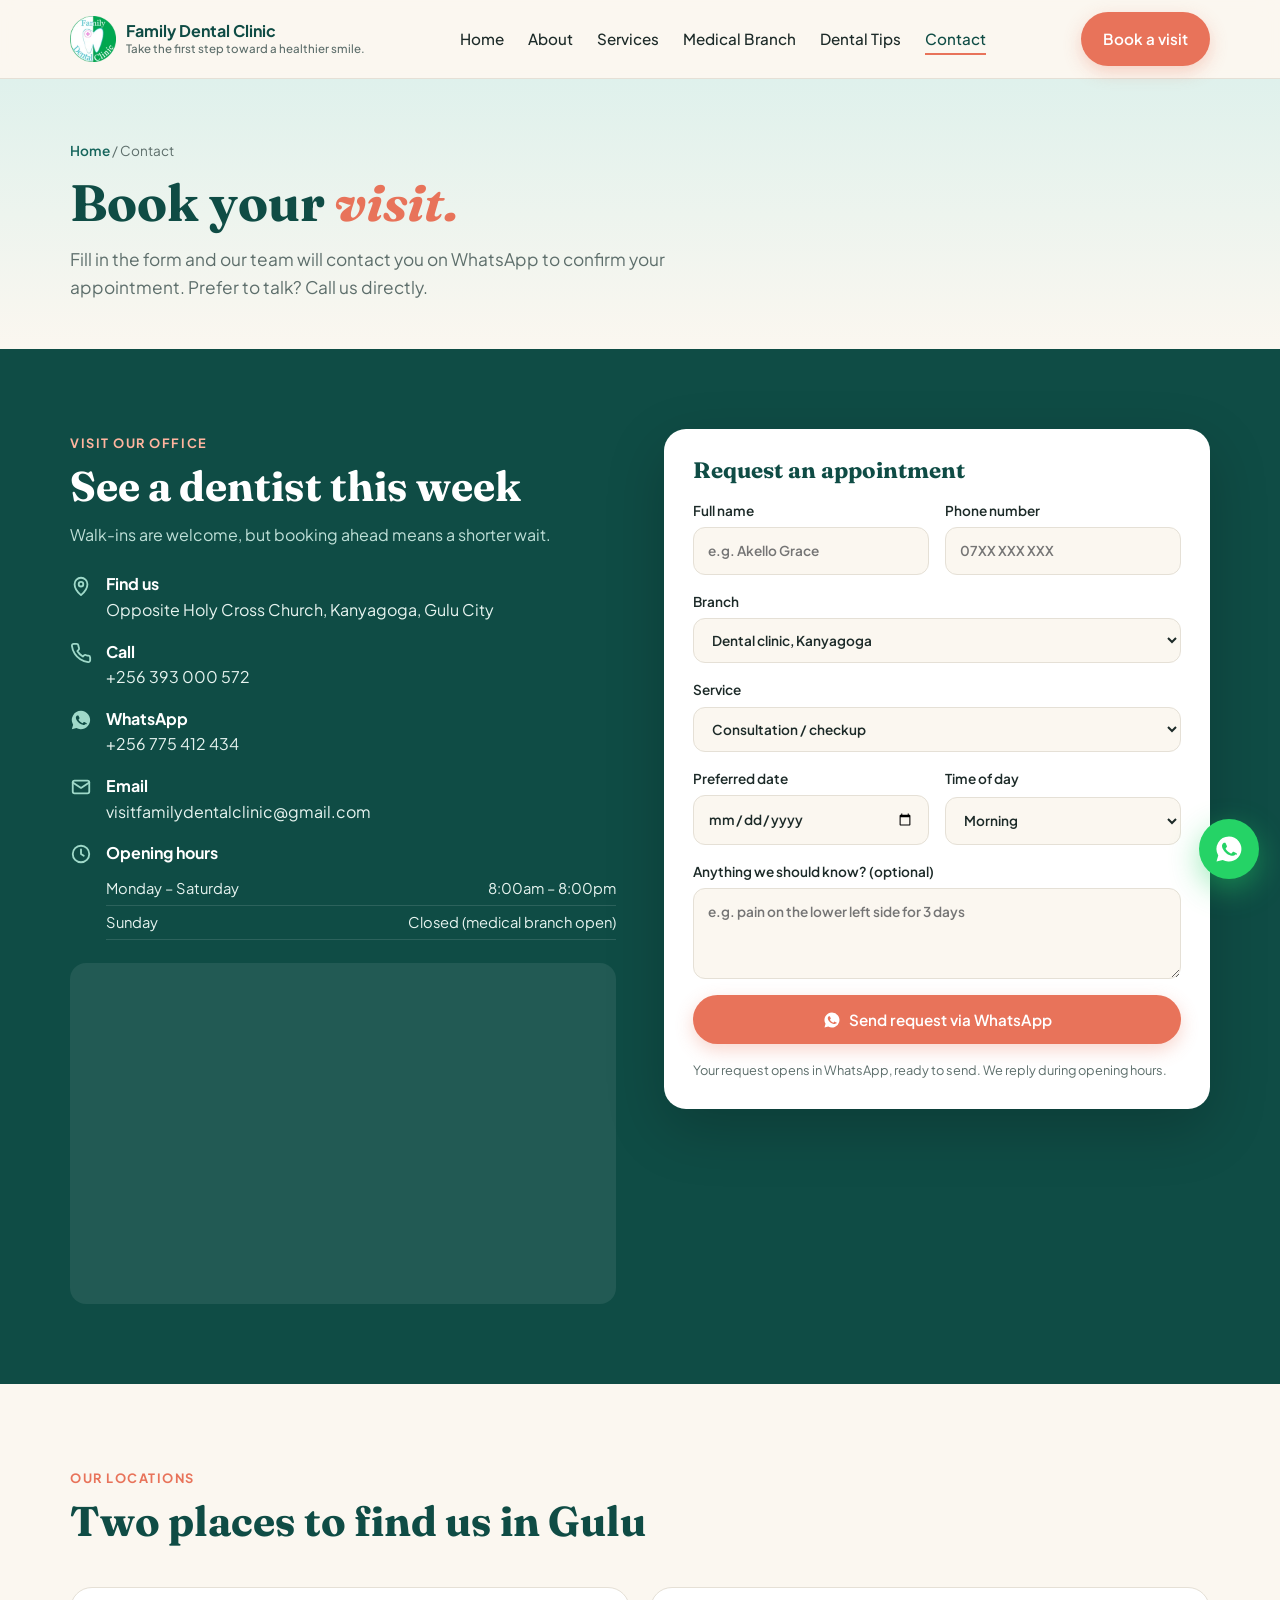
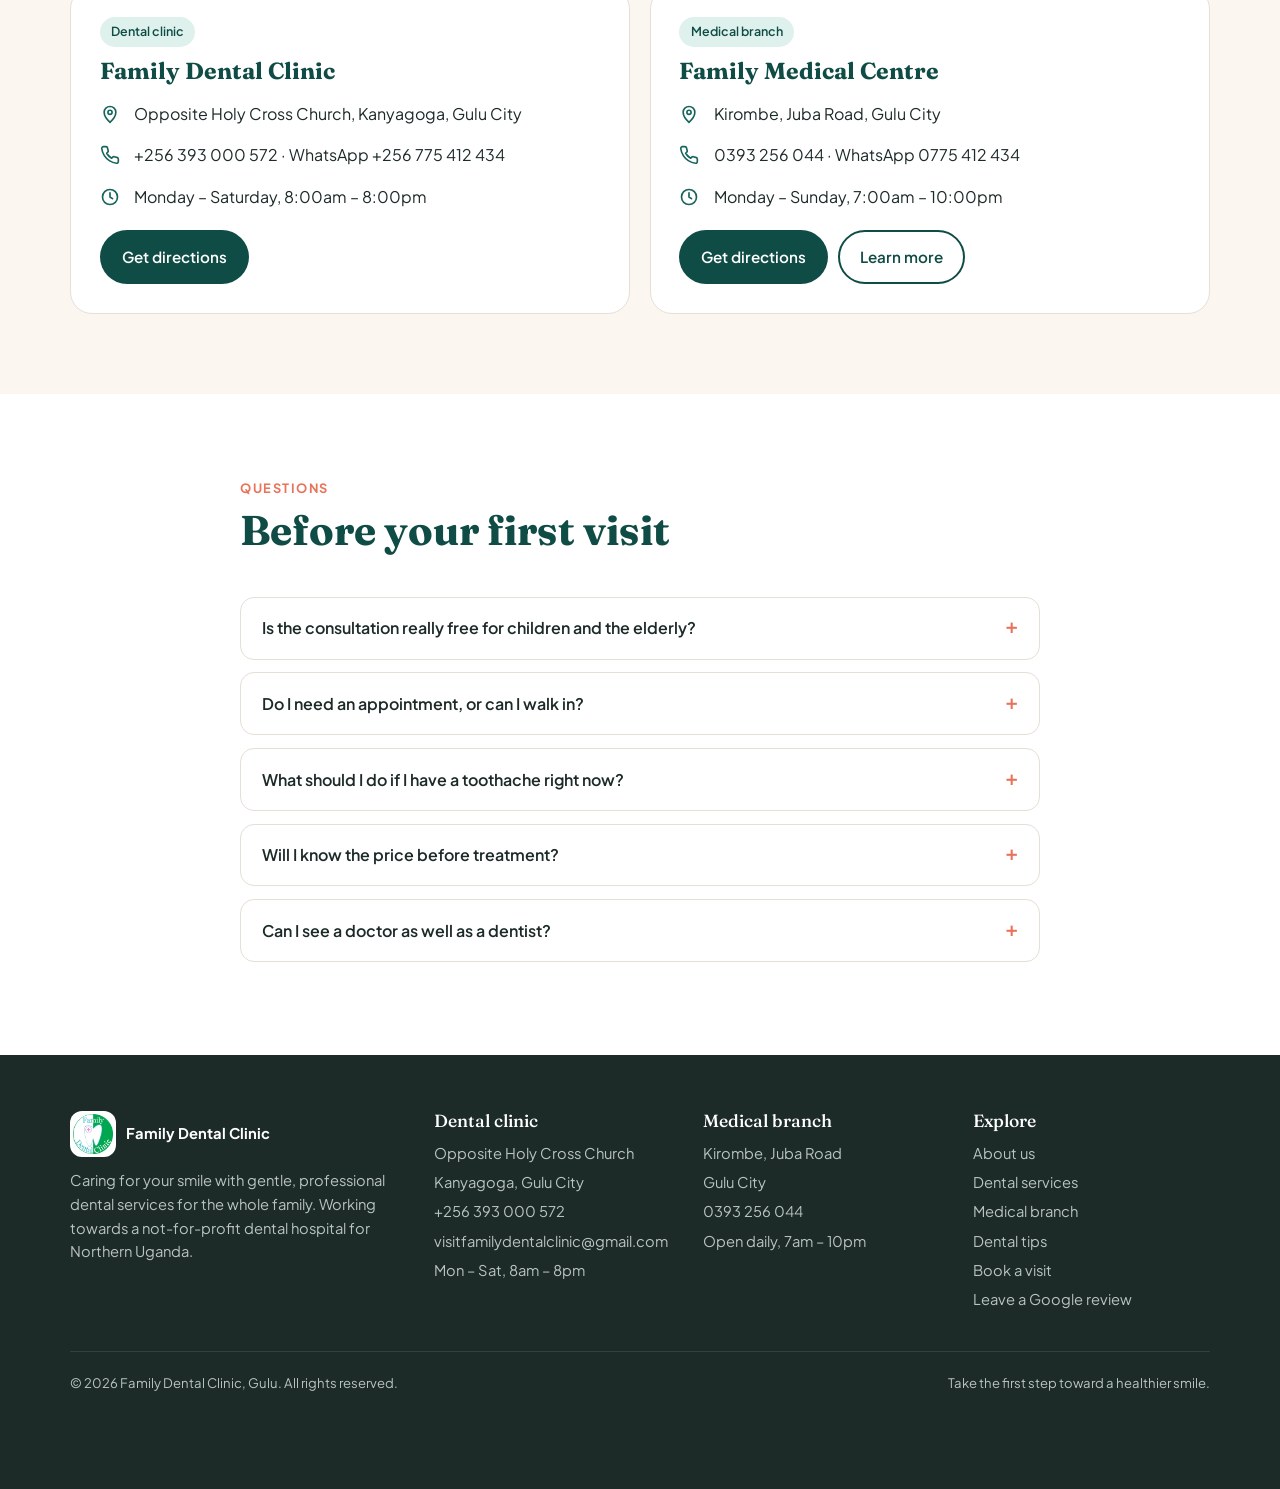
<file: contact.html>
<!DOCTYPE html>
<html lang="en">
<head>
<meta charset="UTF-8">
<meta name="viewport" content="width=device-width, initial-scale=1">
<title>Contact &amp; Book | Family Dental Clinic, Gulu</title>
<meta name="description" content="Book an appointment at Family Dental Clinic, opposite Holy Cross Church, Kanyagoga, Gulu City. Call +256 393 000 572 or WhatsApp +256 775 412 434. Open Mon to Sat, 8am to 8pm.">
<meta property="og:title" content="Contact &amp; Book | Family Dental Clinic, Gulu">
<meta property="og:description" content="Book an appointment at Family Dental Clinic, opposite Holy Cross Church, Kanyagoga, Gulu City. Call +256 393 000 572 or WhatsApp +256 775 412 434. Open Mon to Sat, 8am to 8pm.">
<meta property="og:image" content="assets/img/og-image.jpg">
<meta name="theme-color" content="#0f4c45">
<link rel="icon" type="image/png" href="assets/img/favicon.png">
<link rel="preconnect" href="https://fonts.googleapis.com">
<link rel="preconnect" href="https://fonts.gstatic.com" crossorigin>
<link href="https://fonts.googleapis.com/css2?family=Fraunces:ital,opsz,wght@0,9..144,500;0,9..144,700;1,9..144,500&family=Plus+Jakarta+Sans:wght@400;500;600;700&display=swap" rel="stylesheet">
<link rel="stylesheet" href="assets/css/style.css?v=2">
</head>
<body>
<a class="skip" href="#main">Skip to content</a>

<header class="site">
  <div class="wrap nav">
    <a href="index.html" class="logo" aria-label="Family Dental Clinic home">
      <img src="assets/img/logo-138.webp" alt="" width="46" height="46">
      <span>Family Dental Clinic<small>Take the first step toward a healthier smile.</small></span>
    </a>
    <ul class="menu" id="menu">
      <li><a href="index.html">Home</a></li>
      <li><a href="about.html">About</a></li>
      <li><a href="services.html">Services</a></li>
      <li><a href="medical-branch.html">Medical Branch</a></li>
      <li><a href="blog.html">Dental Tips</a></li>
      <li><a href="contact.html">Contact</a></li>
    </ul>
    <a href="contact.html#book" class="btn btn-primary">Book a visit</a>
    <button class="burger" aria-label="Open menu" aria-expanded="false" aria-controls="menu" id="burger">
      <svg width="28" height="28" viewBox="0 0 24 24" fill="none" stroke="#0f4c45" stroke-width="2" stroke-linecap="round"><path d="M4 7h16M4 12h16M4 17h16"/></svg>
    </button>
  </div>
</header>

<main id="main">
  <section class="page-hero">
    <div class="wrap">
      <div class="crumbs"><a href="index.html">Home</a> / Contact</div>
      <h1>Book your <em>visit.</em></h1>
      <p>Fill in the form and our team will contact you on WhatsApp to confirm your appointment. Prefer to talk? Call us directly.</p>
    </div>
  </section>

  <section class="book" id="book">
    <div class="wrap book-grid">
      <div>
        <div class="head" style="margin-bottom:0">
          <span class="kicker" style="color:#ffb59f">Visit our office</span>
          <h2>See a dentist this week</h2>
          <p>Walk-ins are welcome, but booking ahead means a shorter wait.</p>
        </div>
        <div class="info">
          <div><svg width="22" height="22" viewBox="0 0 24 24" fill="none" stroke="currentColor" stroke-width="2" stroke-linecap="round" stroke-linejoin="round" aria-hidden="true"><path d="M12 22s7-6.2 7-12a7 7 0 0 0-14 0c0 5.8 7 12 7 12z"/><circle cx="12" cy="10" r="2.5"/></svg><span><b>Find us</b>Opposite Holy Cross Church, Kanyagoga, Gulu City</span></div>
          <div><svg width="22" height="22" viewBox="0 0 24 24" fill="none" stroke="currentColor" stroke-width="2" stroke-linecap="round" stroke-linejoin="round" aria-hidden="true"><path d="M22 16.9v3a2 2 0 0 1-2.2 2 19.8 19.8 0 0 1-8.6-3.1 19.5 19.5 0 0 1-6-6A19.8 19.8 0 0 1 2.1 4.2 2 2 0 0 1 4.1 2h3a2 2 0 0 1 2 1.7c.1 1 .4 1.9.7 2.8a2 2 0 0 1-.5 2.1L8 9.9a16 16 0 0 0 6 6l1.3-1.3a2 2 0 0 1 2.1-.4c.9.3 1.8.6 2.8.7a2 2 0 0 1 1.7 2z"/></svg><span><b>Call</b><a href="tel:+256393000572">+256 393 000 572</a></span></div>
          <div><svg width="22" height="22" viewBox="0 0 24 24" fill="currentColor" aria-hidden="true"><path d="M12 2a10 10 0 0 0-8.6 15.1L2 22l5-1.3A10 10 0 1 0 12 2zm5.3 14.2c-.2.6-1.3 1.2-1.8 1.2-.5.1-1 .2-3.3-.7-2.8-1.1-4.6-4-4.7-4.2-.1-.2-1.1-1.5-1.1-2.9s.7-2 1-2.3c.3-.3.6-.3.8-.3h.6c.2 0 .4 0 .6.5l.9 2.1c.1.2.1.4 0 .6l-.4.6-.4.5c-.1.1-.3.3-.1.6.2.3.8 1.3 1.7 2.1 1.2 1 2.1 1.3 2.4 1.5.3.1.5.1.6-.1l.9-1.1c.2-.3.4-.2.7-.1l2 1c.3.1.5.2.5.3.1.2.1.7-.1 1.3z"/></svg><span><b>WhatsApp</b><a href="https://wa.me/256775412434" target="_blank" rel="noopener">+256 775 412 434</a></span></div>
          <div><svg width="22" height="22" viewBox="0 0 24 24" fill="none" stroke="currentColor" stroke-width="2" stroke-linecap="round" stroke-linejoin="round" aria-hidden="true"><rect x="3" y="5" width="18" height="14" rx="2"/><path d="m3 7 9 6 9-6"/></svg><span><b>Email</b><a href="mailto:visitfamilydentalclinic@gmail.com">visitfamilydentalclinic@gmail.com</a></span></div>
          <div><svg width="22" height="22" viewBox="0 0 24 24" fill="none" stroke="currentColor" stroke-width="2" stroke-linecap="round" stroke-linejoin="round" aria-hidden="true"><circle cx="12" cy="12" r="9"/><path d="M12 7v5l3 2"/></svg><span style="flex:1"><b>Opening hours</b>
            <table class="hours"><tr><td>Monday – Saturday</td><td>8:00am – 8:00pm</td></tr><tr><td>Sunday</td><td>Closed (medical branch open)</td></tr></table></span></div>
        </div>
        <div class="map"><iframe src="https://www.google.com/maps?q=Holy+Cross+Church+Kanyagoga+Gulu+Uganda&output=embed" title="Map: Family Dental Clinic, opposite Holy Cross Church, Kanyagoga, Gulu" loading="lazy" referrerpolicy="no-referrer-when-downgrade"></iframe></div>
      </div>

      <form class="card" id="bookForm">
        <h3>Request an appointment</h3>
        <div class="row">
          <label>Full name<input name="name" required autocomplete="name" placeholder="e.g. Akello Grace"></label>
          <label>Phone number<input name="phone" required type="tel" autocomplete="tel" placeholder="07XX XXX XXX"></label>
        </div>
        <label>Branch
          <select name="branch">
            <option value="Dental clinic, Kanyagoga">Dental clinic, Kanyagoga</option>
            <option value="Medical branch, Kirombe">Medical branch, Kirombe</option>
          </select>
        </label>
        <label>Service
          <select name="service">
            <option value="Consultation / checkup">Consultation / checkup</option>
            <option value="Scaling &amp; polishing">Scaling &amp; polishing</option>
            <option value="Dental x-ray">Dental x-ray</option>
            <option value="Child dentistry">Child dentistry</option>
            <option value="Fillings / cementing">Fillings / cementing</option>
            <option value="Root canal treatment">Root canal treatment</option>
            <option value="Crowns">Crowns</option>
            <option value="Bridges">Bridges</option>
            <option value="Teeth replacement">Teeth replacement</option>
            <option value="Dentures">Dentures</option>
            <option value="Braces">Braces</option>
            <option value="Teeth whitening">Teeth whitening</option>
            <option value="Smile design">Smile design</option>
            <option value="Tooth extraction">Tooth extraction</option>
            <option value="Minor oral surgery">Minor oral surgery</option>
            <option value="Medical consultation">Medical consultation</option>
            <option value="Laboratory test">Laboratory test</option>
            <option value="Ultrasound scan">Ultrasound scan</option>
            <option value="Not sure, need advice">Not sure, need advice</option>
          </select>
        </label>
        <div class="row">
          <label>Preferred date<input name="date" type="date" required></label>
          <label>Time of day
            <select name="time"><option>Morning</option><option>Afternoon</option><option>Evening</option></select>
          </label>
        </div>
        <label>Anything we should know? (optional)<textarea name="msg" rows="3" placeholder="e.g. pain on the lower left side for 3 days"></textarea></label>
        <button class="btn btn-primary" type="submit" style="justify-content:center"><svg width="18" height="18" viewBox="0 0 24 24" fill="currentColor" aria-hidden="true"><path d="M12 2a10 10 0 0 0-8.6 15.1L2 22l5-1.3A10 10 0 1 0 12 2zm5.3 14.2c-.2.6-1.3 1.2-1.8 1.2-.5.1-1 .2-3.3-.7-2.8-1.1-4.6-4-4.7-4.2-.1-.2-1.1-1.5-1.1-2.9s.7-2 1-2.3c.3-.3.6-.3.8-.3h.6c.2 0 .4 0 .6.5l.9 2.1c.1.2.1.4 0 .6l-.4.6-.4.5c-.1.1-.3.3-.1.6.2.3.8 1.3 1.7 2.1 1.2 1 2.1 1.3 2.4 1.5.3.1.5.1.6-.1l.9-1.1c.2-.3.4-.2.7-.1l2 1c.3.1.5.2.5.3.1.2.1.7-.1 1.3z"/></svg> Send request via WhatsApp</button>
        <p class="note">Your request opens in WhatsApp, ready to send. We reply during opening hours.</p>
      </form>
    </div>
  </section>

  <section>
    <div class="wrap">
      <div class="head"><span class="kicker">Our locations</span><h2>Two places to find us in Gulu</h2></div>
      <div class="branches">
        <div class="branch reveal">
          <span class="tag">Dental clinic</span>
          <h3>Family Dental Clinic</h3>
          <div class="info" style="margin-top:0">
            <div><svg width="20" height="20" viewBox="0 0 24 24" fill="none" stroke="currentColor" stroke-width="2" stroke-linecap="round" stroke-linejoin="round" aria-hidden="true"><path d="M12 22s7-6.2 7-12a7 7 0 0 0-14 0c0 5.8 7 12 7 12z"/><circle cx="12" cy="10" r="2.5"/></svg><span>Opposite Holy Cross Church, Kanyagoga, Gulu City</span></div>
            <div><svg width="20" height="20" viewBox="0 0 24 24" fill="none" stroke="currentColor" stroke-width="2" stroke-linecap="round" stroke-linejoin="round" aria-hidden="true"><path d="M22 16.9v3a2 2 0 0 1-2.2 2 19.8 19.8 0 0 1-8.6-3.1 19.5 19.5 0 0 1-6-6A19.8 19.8 0 0 1 2.1 4.2 2 2 0 0 1 4.1 2h3a2 2 0 0 1 2 1.7c.1 1 .4 1.9.7 2.8a2 2 0 0 1-.5 2.1L8 9.9a16 16 0 0 0 6 6l1.3-1.3a2 2 0 0 1 2.1-.4c.9.3 1.8.6 2.8.7a2 2 0 0 1 1.7 2z"/></svg><span><a href="tel:+256393000572">+256 393 000 572</a> · WhatsApp <a href="https://wa.me/256775412434">+256 775 412 434</a></span></div>
            <div><svg width="20" height="20" viewBox="0 0 24 24" fill="none" stroke="currentColor" stroke-width="2" stroke-linecap="round" stroke-linejoin="round" aria-hidden="true"><circle cx="12" cy="12" r="9"/><path d="M12 7v5l3 2"/></svg><span>Monday – Saturday, 8:00am – 8:00pm</span></div>
          </div>
          <div class="btns"><a class="btn btn-dark" href="https://www.google.com/maps/search/?api=1&amp;query=Holy+Cross+Church+Kanyagoga+Gulu" target="_blank" rel="noopener">Get directions</a></div>
        </div>
        <div class="branch reveal">
          <span class="tag">Medical branch</span>
          <h3>Family Medical Centre</h3>
          <div class="info" style="margin-top:0">
            <div><svg width="20" height="20" viewBox="0 0 24 24" fill="none" stroke="currentColor" stroke-width="2" stroke-linecap="round" stroke-linejoin="round" aria-hidden="true"><path d="M12 22s7-6.2 7-12a7 7 0 0 0-14 0c0 5.8 7 12 7 12z"/><circle cx="12" cy="10" r="2.5"/></svg><span>Kirombe, Juba Road, Gulu City</span></div>
            <div><svg width="20" height="20" viewBox="0 0 24 24" fill="none" stroke="currentColor" stroke-width="2" stroke-linecap="round" stroke-linejoin="round" aria-hidden="true"><path d="M22 16.9v3a2 2 0 0 1-2.2 2 19.8 19.8 0 0 1-8.6-3.1 19.5 19.5 0 0 1-6-6A19.8 19.8 0 0 1 2.1 4.2 2 2 0 0 1 4.1 2h3a2 2 0 0 1 2 1.7c.1 1 .4 1.9.7 2.8a2 2 0 0 1-.5 2.1L8 9.9a16 16 0 0 0 6 6l1.3-1.3a2 2 0 0 1 2.1-.4c.9.3 1.8.6 2.8.7a2 2 0 0 1 1.7 2z"/></svg><span><a href="tel:+256393256044">0393 256 044</a> · WhatsApp <a href="https://wa.me/256775412434">0775 412 434</a></span></div>
            <div><svg width="20" height="20" viewBox="0 0 24 24" fill="none" stroke="currentColor" stroke-width="2" stroke-linecap="round" stroke-linejoin="round" aria-hidden="true"><circle cx="12" cy="12" r="9"/><path d="M12 7v5l3 2"/></svg><span>Monday – Sunday, 7:00am – 10:00pm</span></div>
          </div>
          <div class="btns"><a class="btn btn-dark" href="https://www.google.com/maps/search/?api=1&amp;query=Kirombe+Juba+Road+Gulu" target="_blank" rel="noopener">Get directions</a><a class="btn btn-ghost" href="medical-branch.html">Learn more</a></div>
        </div>
      </div>
    </div>
  </section>

  <section class="why">
    <div class="wrap" style="max-width:800px">
      <div class="head"><span class="kicker">Questions</span><h2>Before your first visit</h2></div>
      <details><summary>Is the consultation really free for children and the elderly?</summary><p>Yes. Consultations for children and elderly patients are free. If treatment is needed, we explain the cost before anything starts.</p></details>
      <details><summary>Do I need an appointment, or can I walk in?</summary><p>Walk-ins are welcome, but booking ahead means a shorter wait. Send us a WhatsApp message and we'll give you a time.</p></details>
      <details><summary>What should I do if I have a toothache right now?</summary><p>Call or WhatsApp us straight away on +256 775 412 434. We'll do our best to see you the same day.</p></details>
      <details><summary>Will I know the price before treatment?</summary><p>Always. We offer clear pricing with no hidden costs, and you'll hear the full cost before we begin.</p></details>
      <details><summary>Can I see a doctor as well as a dentist?</summary><p>Yes. Our medical branch, Family Medical Centre on Juba Road, Kirombe, offers medical, laboratory and ultrasound services every day from 7am to 10pm.</p></details>
    </div>
  </section>

</main>

<footer>
  <div class="wrap">
    <div class="foot">
      <div>
        <a href="index.html" class="logo"><img src="assets/img/logo-138.webp" alt="" width="46" height="46" loading="lazy" decoding="async"><span>Family Dental Clinic</span></a>
        <p>Caring for your smile with gentle, professional dental services for the whole family. Working towards a not-for-profit dental hospital for Northern Uganda.</p>
      </div>
      <div>
        <h4>Dental clinic</h4>
        <ul>
          <li>Opposite Holy Cross Church</li>
          <li>Kanyagoga, Gulu City</li>
          <li><a href="tel:+256393000572">+256 393 000 572</a></li>
          <li><a href="mailto:visitfamilydentalclinic@gmail.com">visitfamilydentalclinic@gmail.com</a></li>
          <li>Mon – Sat, 8am – 8pm</li>
        </ul>
      </div>
      <div>
        <h4>Medical branch</h4>
        <ul>
          <li>Kirombe, Juba Road</li>
          <li>Gulu City</li>
          <li><a href="tel:+256393256044">0393 256 044</a></li>
          <li>Open daily, 7am – 10pm</li>
        </ul>
      </div>
      <div>
        <h4>Explore</h4>
        <ul>
          <li><a href="about.html">About us</a></li>
          <li><a href="services.html">Dental services</a></li>
          <li><a href="medical-branch.html">Medical branch</a></li>
          <li><a href="blog.html">Dental tips</a></li>
          <li><a href="contact.html#book">Book a visit</a></li>
          <li><a href="https://search.google.com/local/writereview?placeid=ChIJK2ocfPencRcReLT901jJNcc" target="_blank" rel="noopener">Leave a Google review</a></li>
        </ul>
      </div>
    </div>
    <div class="copy"><span>© <span data-year>2026</span> Family Dental Clinic, Gulu. All rights reserved.</span><span>Take the first step toward a healthier smile.</span></div>
  </div>
</footer>

<a class="wa-float" href="https://wa.me/256775412434" target="_blank" rel="noopener" aria-label="Chat on WhatsApp"><svg width="30" height="30" viewBox="0 0 24 24" fill="currentColor" aria-hidden="true"><path d="M12 2a10 10 0 0 0-8.6 15.1L2 22l5-1.3A10 10 0 1 0 12 2zm5.3 14.2c-.2.6-1.3 1.2-1.8 1.2-.5.1-1 .2-3.3-.7-2.8-1.1-4.6-4-4.7-4.2-.1-.2-1.1-1.5-1.1-2.9s.7-2 1-2.3c.3-.3.6-.3.8-.3h.6c.2 0 .4 0 .6.5l.9 2.1c.1.2.1.4 0 .6l-.4.6-.4.5c-.1.1-.3.3-.1.6.2.3.8 1.3 1.7 2.1 1.2 1 2.1 1.3 2.4 1.5.3.1.5.1.6-.1l.9-1.1c.2-.3.4-.2.7-.1l2 1c.3.1.5.2.5.3.1.2.1.7-.1 1.3z"/></svg></a>

<script src="assets/js/main.js"></script>
</body>
</html>
</file>
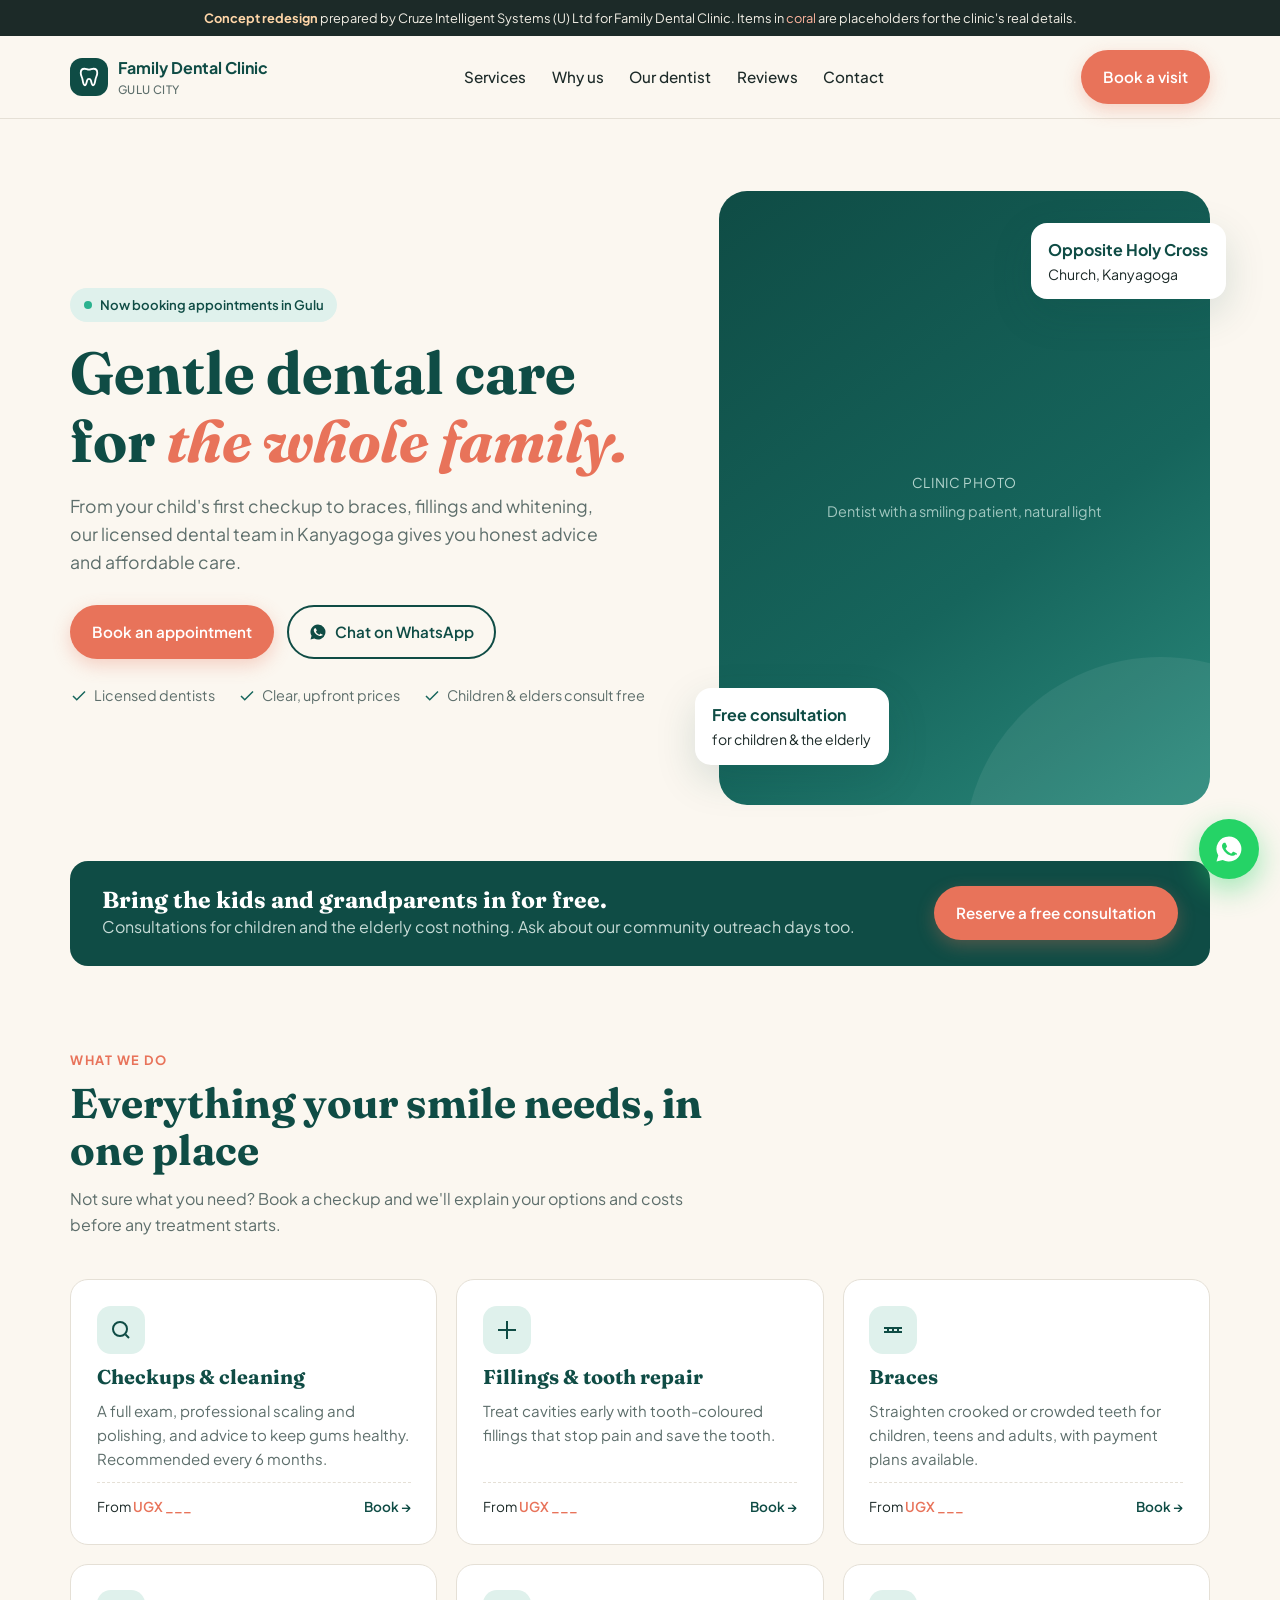
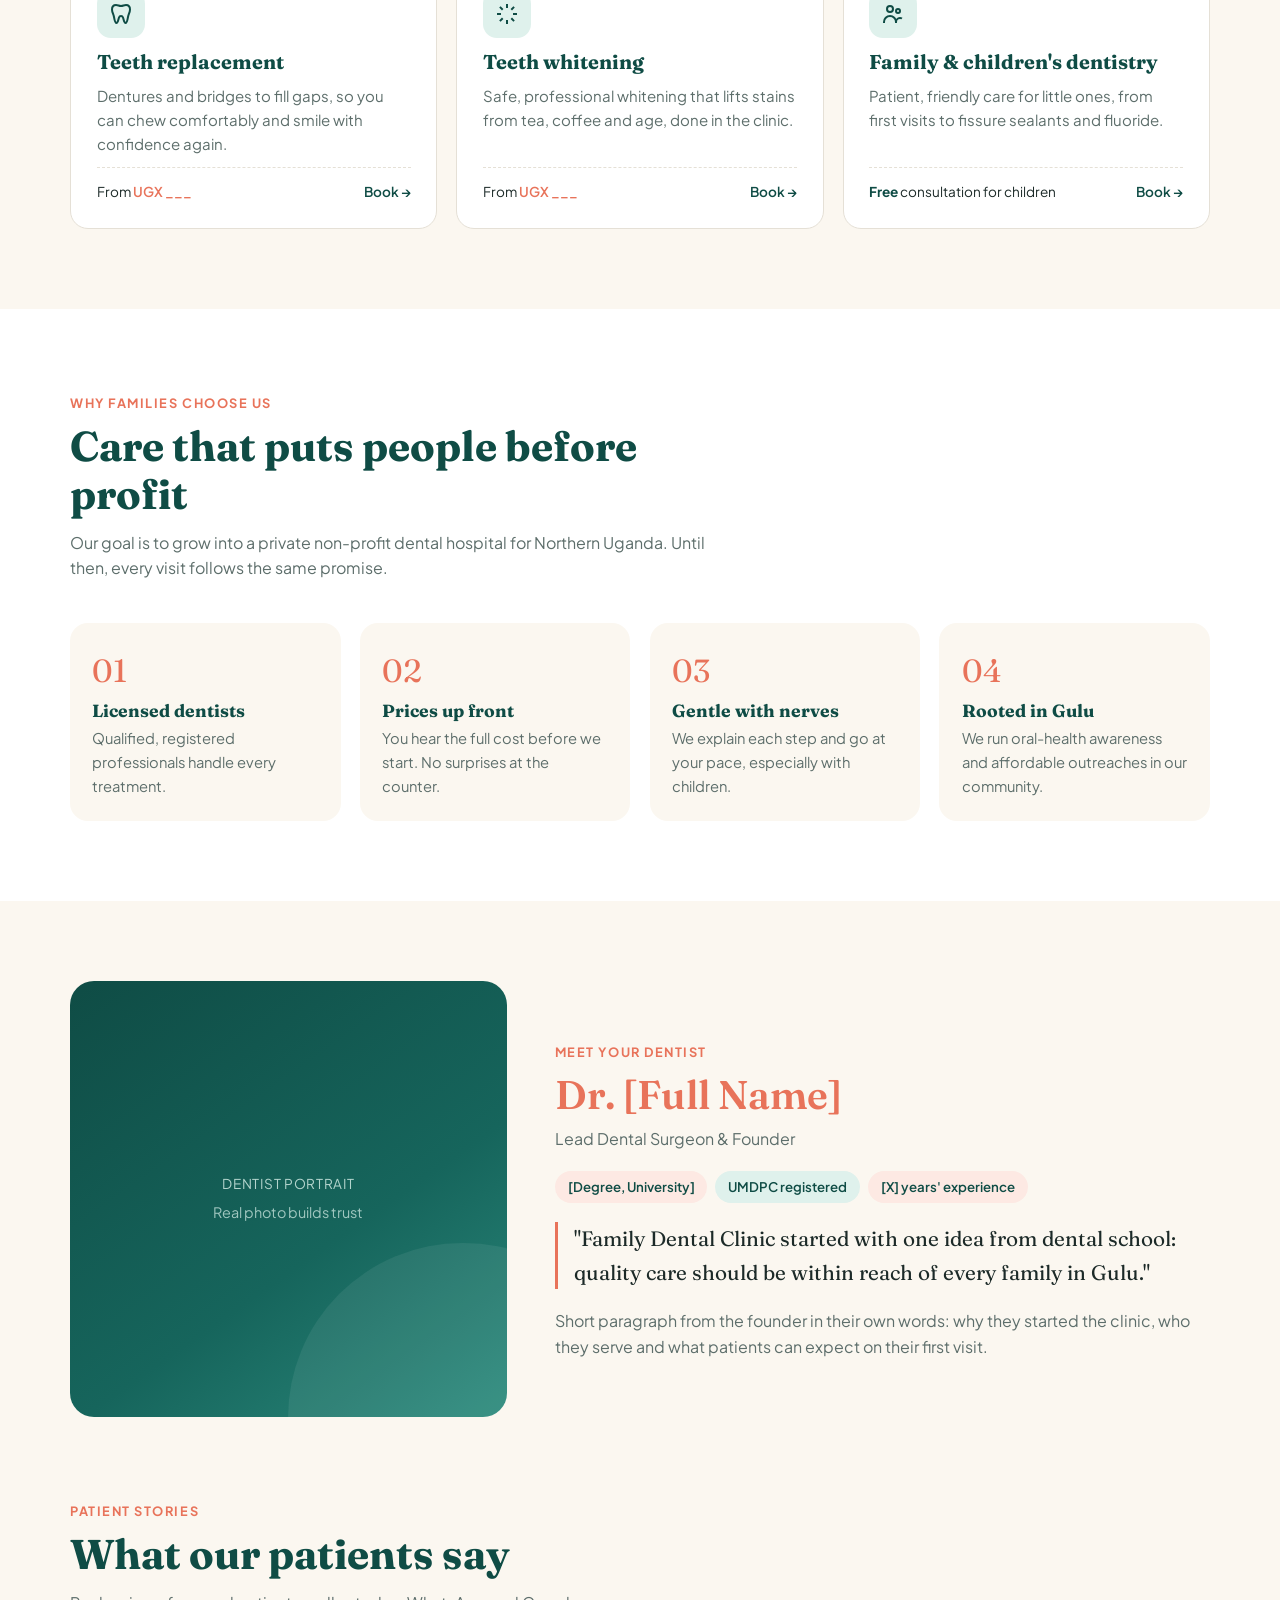
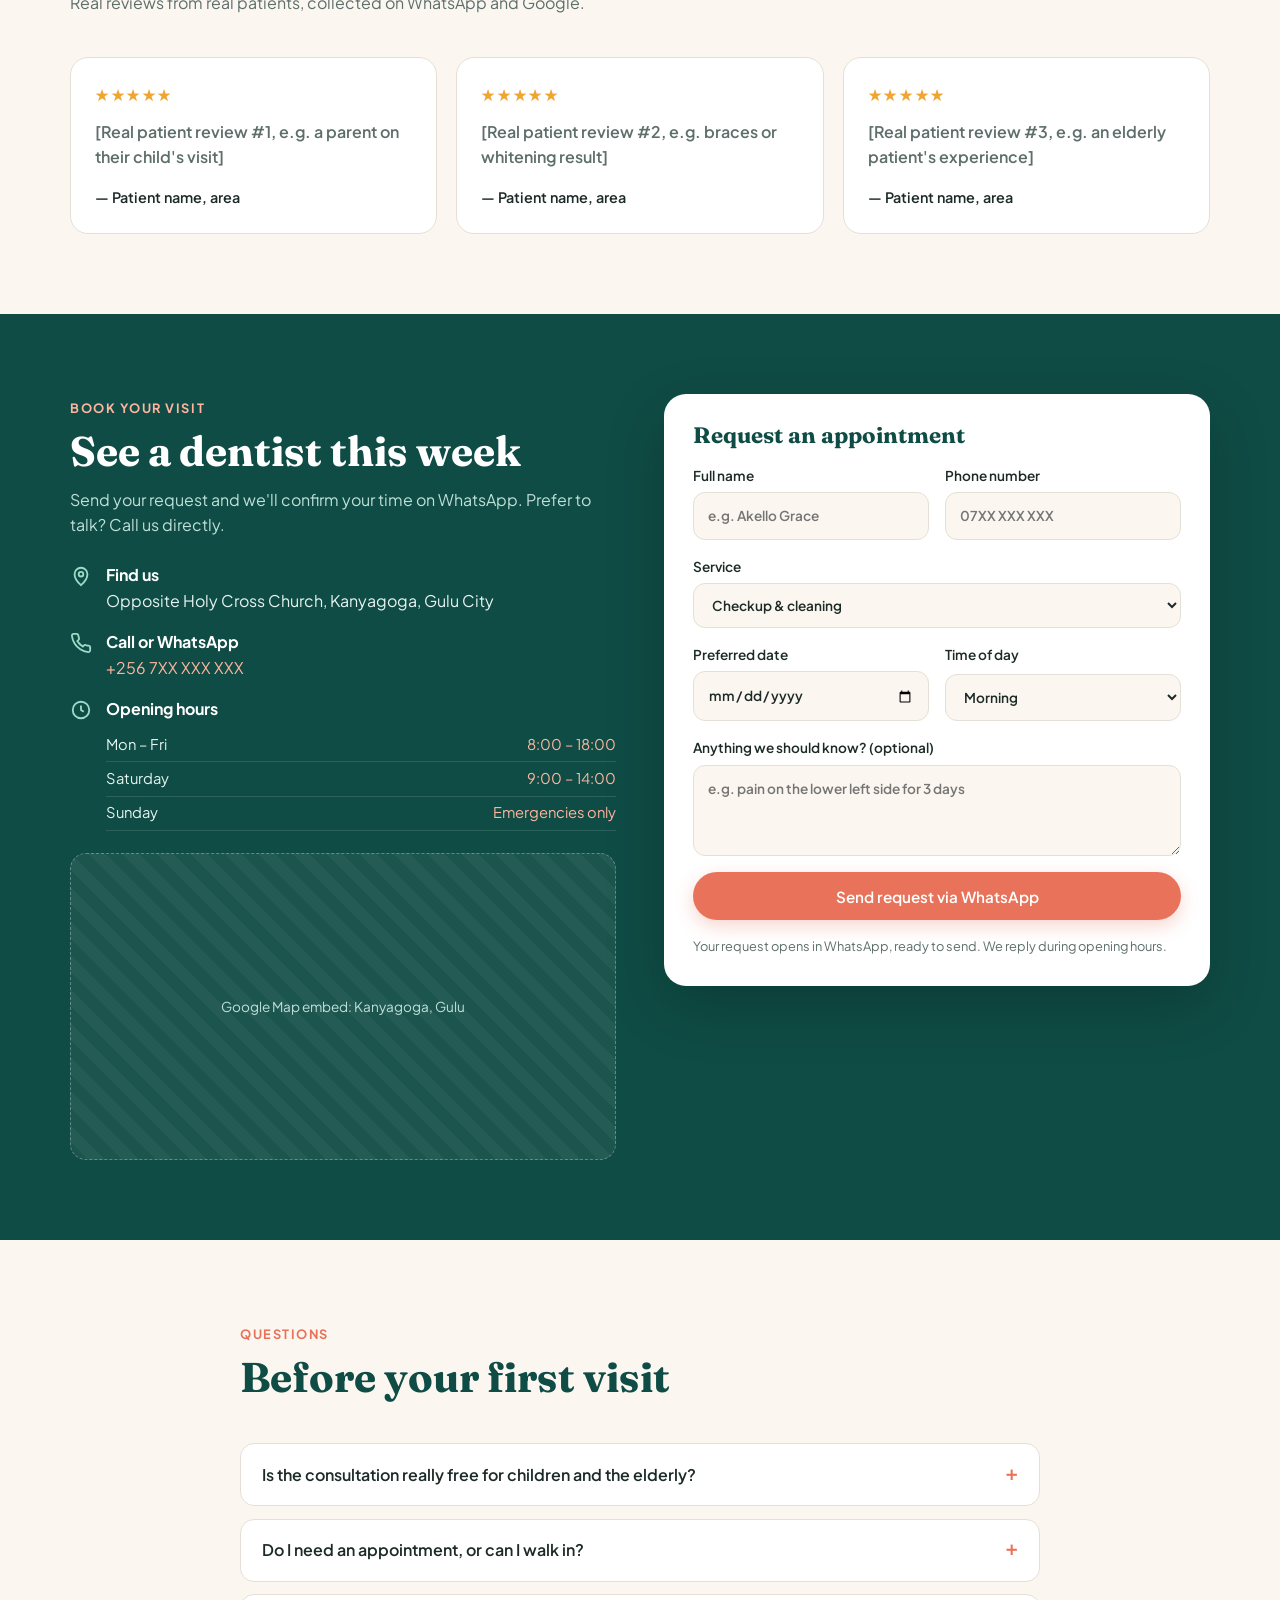
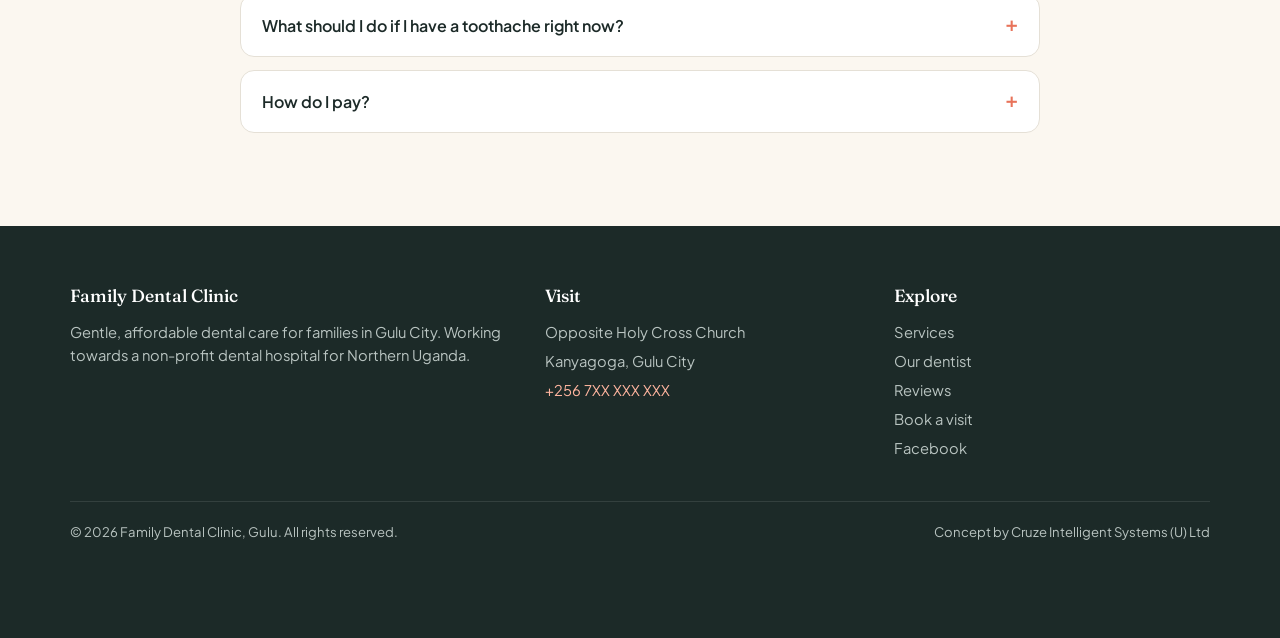
<file: family-dental-demo.html>
<!DOCTYPE html>
<html lang="en">
<head>
<meta charset="UTF-8">
<meta name="viewport" content="width=device-width, initial-scale=1">
<title>Family Dental Clinic, Gulu | Gentle, Affordable Dental Care</title>
<meta name="description" content="Family Dental Clinic in Gulu City, opposite Holy Cross Church, Kanyagoga. Checkups, cleaning, fillings, braces, teeth replacement and whitening. Free consultations for children and the elderly.">
<link rel="preconnect" href="https://fonts.googleapis.com">
<link rel="preconnect" href="https://fonts.gstatic.com" crossorigin>
<link href="https://fonts.googleapis.com/css2?family=Fraunces:opsz,wght@9..144,500;9..144,700&family=Plus+Jakarta+Sans:wght@400;500;600;700&display=swap" rel="stylesheet">
<style>
  :root{
    --green:#0f4c45; --green-2:#16655c; --mint:#dff1ec; --cream:#fbf7f0;
    --coral:#e8735a; --ink:#1c2a28; --muted:#5d6e6b; --line:#e5e0d6; --white:#fff;
    --radius:18px;
  }
  *{box-sizing:border-box;margin:0;padding:0}
  html{scroll-behavior:smooth}
  body{font-family:"Plus Jakarta Sans",system-ui,sans-serif;color:var(--ink);background:var(--cream);line-height:1.6;-webkit-font-smoothing:antialiased}
  h1,h2,h3{font-family:"Fraunces",Georgia,serif;line-height:1.15;color:var(--green)}
  a{color:inherit}
  img{max-width:100%;display:block}
  .wrap{width:min(1140px,92%);margin-inline:auto}
  .ph{color:var(--coral);font-weight:600}

  /* demo ribbon */
  .demo{background:var(--ink);color:#f3efe6;font-size:.8rem;text-align:center;padding:.5rem 1rem}
  .demo b{color:#ffd6a8}

  /* header */
  header{position:sticky;top:0;z-index:40;background:rgba(251,247,240,.92);backdrop-filter:blur(10px);border-bottom:1px solid var(--line)}
  .nav{display:flex;align-items:center;justify-content:space-between;padding:.85rem 0;gap:1rem}
  .logo{display:flex;align-items:center;gap:.6rem;text-decoration:none;font-weight:700;color:var(--green)}
  .logo-mark{width:38px;height:38px;border-radius:12px;background:var(--green);display:grid;place-items:center}
  .logo small{display:block;font-weight:500;color:var(--muted);font-size:.72rem;letter-spacing:.04em;text-transform:uppercase}
  .menu{display:flex;gap:1.6rem;list-style:none;font-weight:500;font-size:.95rem}
  .menu a{text-decoration:none;color:var(--ink)}
  .menu a:hover{color:var(--green-2)}
  .btn{display:inline-flex;align-items:center;gap:.5rem;padding:.8rem 1.25rem;border-radius:999px;font-weight:600;text-decoration:none;border:2px solid transparent;cursor:pointer;font-size:.95rem;font-family:inherit;transition:transform .15s,box-shadow .15s}
  .btn:hover{transform:translateY(-1px)}
  .btn-primary{background:var(--coral);color:#fff;box-shadow:0 6px 18px rgba(232,115,90,.3)}
  .btn-dark{background:var(--green);color:#fff}
  .btn-ghost{border-color:var(--green);color:var(--green);background:transparent}
  .burger{display:none;background:none;border:0;cursor:pointer}

  /* hero */
  .hero{padding:4.5rem 0 3.5rem;position:relative;overflow:hidden}
  .hero-grid{display:grid;grid-template-columns:1.1fr .9fr;gap:3rem;align-items:center}
  .eyebrow{display:inline-flex;align-items:center;gap:.5rem;background:var(--mint);color:var(--green);font-weight:600;font-size:.82rem;padding:.4rem .85rem;border-radius:999px}
  .eyebrow::before{content:"";width:8px;height:8px;border-radius:50%;background:#2bb28f}
  .hero h1{font-size:clamp(2.3rem,5vw,3.7rem);margin:1.1rem 0 1rem}
  .hero h1 em{font-style:italic;color:var(--coral)}
  .hero p.lead{font-size:1.1rem;color:var(--muted);max-width:34rem}
  .hero-ctas{display:flex;flex-wrap:wrap;gap:.8rem;margin:1.8rem 0 1.6rem}
  .trust{display:flex;flex-wrap:wrap;gap:1.4rem;font-size:.9rem;color:var(--muted)}
  .trust span{display:flex;align-items:center;gap:.4rem}
  .trust svg{color:var(--green-2)}
  .hero-card{position:relative}
  .photo{border-radius:28px;background:linear-gradient(145deg,var(--green) 0%,var(--green-2) 60%,#2b8a7c 100%);aspect-ratio:4/5;display:grid;place-items:center;color:#cfe9e2;text-align:center;padding:2rem;position:relative;overflow:hidden}
  .photo::after{content:"";position:absolute;inset:auto -30% -40% auto;width:80%;aspect-ratio:1;border-radius:50%;background:rgba(255,255,255,.07)}
  .photo .label{font-size:.85rem;letter-spacing:.05em;text-transform:uppercase;opacity:.85}
  .float{position:absolute;background:#fff;border-radius:16px;padding:.9rem 1.1rem;box-shadow:0 14px 40px rgba(15,76,69,.15);font-size:.88rem}
  .float b{display:block;color:var(--green);font-size:1rem}
  .f1{left:-1.5rem;bottom:2.5rem}
  .f2{right:-1rem;top:2rem}

  /* free consult band */
  .band{background:var(--green);color:#e7f4f0;border-radius:var(--radius);padding:1.6rem 2rem;display:flex;align-items:center;justify-content:space-between;gap:1.5rem;flex-wrap:wrap}
  .band h3{color:#fff;font-size:1.45rem}
  .band p{opacity:.85}

  section{padding:5rem 0}
  .head{max-width:40rem;margin-bottom:2.6rem}
  .head h2{font-size:clamp(1.9rem,3.5vw,2.6rem);margin:.5rem 0 .7rem}
  .head p{color:var(--muted)}
  .kicker{font-size:.8rem;font-weight:700;letter-spacing:.12em;text-transform:uppercase;color:var(--coral)}

  /* services */
  .services{display:grid;grid-template-columns:repeat(3,1fr);gap:1.2rem}
  .svc{background:#fff;border:1px solid var(--line);border-radius:var(--radius);padding:1.6rem;display:flex;flex-direction:column;gap:.7rem;transition:border-color .2s,transform .2s}
  .svc:hover{border-color:var(--green-2);transform:translateY(-3px)}
  .svc .ic{width:48px;height:48px;border-radius:14px;background:var(--mint);display:grid;place-items:center;color:var(--green)}
  .svc h3{font-size:1.25rem}
  .svc p{color:var(--muted);font-size:.94rem;flex:1}
  .svc .meta{display:flex;justify-content:space-between;align-items:center;font-size:.85rem;border-top:1px dashed var(--line);padding-top:.8rem}
  .svc .meta a{color:var(--green);font-weight:600;text-decoration:none}

  /* why */
  .why{background:#fff}
  .why-grid{display:grid;grid-template-columns:repeat(4,1fr);gap:1.2rem}
  .why-item{padding:1.4rem;border-radius:var(--radius);background:var(--cream)}
  .why-item .n{font-family:"Fraunces",serif;font-size:2rem;color:var(--coral)}
  .why-item h3{font-size:1.1rem;margin:.3rem 0 .4rem}
  .why-item p{color:var(--muted);font-size:.92rem}

  /* dentist */
  .doc{display:grid;grid-template-columns:.8fr 1.2fr;gap:3rem;align-items:center}
  .doc .photo{aspect-ratio:1;border-radius:24px}
  .creds{display:flex;flex-wrap:wrap;gap:.5rem;margin:1.2rem 0}
  .creds span{background:var(--mint);color:var(--green);padding:.35rem .8rem;border-radius:999px;font-size:.83rem;font-weight:600}
  blockquote{font-family:"Fraunces",serif;font-size:1.3rem;color:var(--ink);border-left:3px solid var(--coral);padding-left:1rem;margin:1.2rem 0}

  /* reviews */
  .reviews{display:grid;grid-template-columns:repeat(3,1fr);gap:1.2rem}
  .rev{background:#fff;border:1px solid var(--line);border-radius:var(--radius);padding:1.5rem}
  .stars{color:#f0a531;letter-spacing:.1em}
  .rev p{margin:.7rem 0 1rem;color:var(--muted);font-style:italic}
  .rev .who{font-weight:600;font-size:.9rem}

  /* booking */
  .book{background:var(--green);color:#e7f4f0}
  .book-grid{display:grid;grid-template-columns:1fr 1fr;gap:3rem;align-items:start}
  .book h2{color:#fff}
  .book .head p{color:#bfe0d8}
  .info{display:grid;gap:1rem;margin-top:1.5rem}
  .info div{display:flex;gap:.9rem;align-items:flex-start}
  .info svg{flex:none;margin-top:.2rem;color:#9fd9c9}
  .info b{color:#fff;display:block}
  .hours{width:100%;border-collapse:collapse;margin-top:.4rem;font-size:.92rem}
  .hours td{padding:.3rem 0;border-bottom:1px solid rgba(255,255,255,.12)}
  .hours td:last-child{text-align:right}
  form{background:#fff;color:var(--ink);border-radius:22px;padding:1.8rem;display:grid;gap:1rem;box-shadow:0 20px 60px rgba(0,0,0,.2)}
  form h3{font-size:1.4rem}
  label{font-size:.85rem;font-weight:600;display:grid;gap:.35rem}
  input,select,textarea{font:inherit;padding:.75rem .9rem;border:1.5px solid var(--line);border-radius:12px;background:var(--cream);color:var(--ink)}
  input:focus,select:focus,textarea:focus{outline:none;border-color:var(--green-2)}
  .row{display:grid;grid-template-columns:1fr 1fr;gap:1rem}
  form .note{font-size:.8rem;color:var(--muted)}
  .map{margin-top:1.4rem;border-radius:16px;aspect-ratio:16/9;background:repeating-linear-gradient(45deg,rgba(255,255,255,.05) 0 12px,rgba(255,255,255,.09) 12px 24px);display:grid;place-items:center;color:#bfe0d8;font-size:.85rem;border:1px dashed rgba(255,255,255,.3)}

  /* faq */
  details{background:#fff;border:1px solid var(--line);border-radius:14px;padding:1.1rem 1.3rem;margin-bottom:.8rem}
  summary{font-weight:600;cursor:pointer;list-style:none;display:flex;justify-content:space-between}
  summary::after{content:"+";color:var(--coral);font-size:1.3rem;line-height:1}
  details[open] summary::after{content:"–"}
  details p{color:var(--muted);margin-top:.6rem}

  footer{background:var(--ink);color:#b9c4c1;padding:3.5rem 0 6rem;font-size:.92rem}
  .foot{display:grid;grid-template-columns:1.4fr 1fr 1fr;gap:2rem}
  footer h4{color:#fff;margin-bottom:.7rem;font-family:"Fraunces",serif;font-weight:500;font-size:1.1rem}
  footer ul{list-style:none;display:grid;gap:.35rem}
  footer a{text-decoration:none}
  footer a:hover{color:#fff}
  .copy{border-top:1px solid rgba(255,255,255,.1);margin-top:2.5rem;padding-top:1.2rem;font-size:.82rem;display:flex;justify-content:space-between;flex-wrap:wrap;gap:.5rem}

  /* sticky mobile action bar */
  .actionbar{position:fixed;left:0;right:0;bottom:0;z-index:50;display:none;gap:.5rem;padding:.6rem;background:#fff;border-top:1px solid var(--line);box-shadow:0 -6px 20px rgba(0,0,0,.06)}
  .actionbar a{flex:1;justify-content:center;padding:.85rem .5rem;font-size:.9rem}
  .wa{background:#25d366;color:#fff}
  .wa-float{position:fixed;right:1.3rem;bottom:1.3rem;z-index:50;width:60px;height:60px;border-radius:50%;background:#25d366;display:grid;place-items:center;box-shadow:0 10px 30px rgba(37,211,102,.45);color:#fff}

  @media (max-width:900px){
    .menu,.nav .btn-primary{display:none}
    .burger{display:block}
    .menu.open{display:flex;flex-direction:column;position:absolute;top:100%;left:0;right:0;background:var(--cream);padding:1.2rem 4%;border-bottom:1px solid var(--line)}
    .hero{padding-top:2.5rem}
    .hero-grid,.doc,.book-grid{grid-template-columns:1fr}
    .hero-card{max-width:420px}
    .services,.reviews{grid-template-columns:1fr}
    .why-grid{grid-template-columns:1fr 1fr}
    .foot{grid-template-columns:1fr}
    .actionbar{display:flex}
    .wa-float{display:none}
    .f1{left:.5rem}.f2{right:.5rem}
    section{padding:3.5rem 0}
  }
  @media (max-width:520px){ .why-grid,.row{grid-template-columns:1fr} }
</style>
</head>
<body>

<div class="demo"><b>Concept redesign</b> prepared by Cruze Intelligent Systems (U) Ltd for Family Dental Clinic. Items in <span style="color:#ffb59f">coral</span> are placeholders for the clinic's real details.</div>

<header>
  <div class="wrap nav">
    <a href="#top" class="logo" aria-label="Family Dental Clinic home">
      <span class="logo-mark" aria-hidden="true">
        <svg width="22" height="22" viewBox="0 0 24 24" fill="none" stroke="#fff" stroke-width="2" stroke-linecap="round" stroke-linejoin="round"><path d="M7 3c-2.5 0-4 2-4 4.5 0 3 1.5 4.5 2 7.5.5 3 1 6 2.5 6s1.8-3.5 2.5-5.5c.3-.9.9-1.5 2-1.5s1.7.6 2 1.5c.7 2 1 5.5 2.5 5.5S18.5 18 19 15c.5-3 2-4.5 2-7.5C21 5 19.5 3 17 3c-2 0-3 1-5 1S9 3 7 3z"/></svg>
      </span>
      <span>Family Dental Clinic<small>Gulu City</small></span>
    </a>
    <ul class="menu" id="menu">
      <li><a href="#services">Services</a></li>
      <li><a href="#why">Why us</a></li>
      <li><a href="#dentist">Our dentist</a></li>
      <li><a href="#reviews">Reviews</a></li>
      <li><a href="#book">Contact</a></li>
    </ul>
    <a href="#book" class="btn btn-primary">Book a visit</a>
    <button class="burger" aria-label="Open menu" aria-expanded="false" id="burger">
      <svg width="28" height="28" viewBox="0 0 24 24" fill="none" stroke="#0f4c45" stroke-width="2" stroke-linecap="round"><path d="M4 7h16M4 12h16M4 17h16"/></svg>
    </button>
  </div>
</header>

<main id="top">
  <!-- HERO -->
  <section class="hero">
    <div class="wrap hero-grid">
      <div>
        <span class="eyebrow">Now booking appointments in Gulu</span>
        <h1>Gentle dental care for <em>the whole family.</em></h1>
        <p class="lead">From your child's first checkup to braces, fillings and whitening, our licensed dental team in Kanyagoga gives you honest advice and affordable care.</p>
        <div class="hero-ctas">
          <a href="#book" class="btn btn-primary">Book an appointment</a>
          <a href="https://wa.me/256700000000" class="btn btn-ghost" target="_blank" rel="noopener">
            <svg width="18" height="18" viewBox="0 0 24 24" fill="currentColor"><path d="M12 2a10 10 0 0 0-8.6 15.1L2 22l5-1.3A10 10 0 1 0 12 2zm5.3 14.2c-.2.6-1.3 1.2-1.8 1.2-.5.1-1 .2-3.3-.7-2.8-1.1-4.6-4-4.7-4.2-.1-.2-1.1-1.5-1.1-2.9s.7-2 1-2.3c.3-.3.6-.3.8-.3h.6c.2 0 .4 0 .6.5l.9 2.1c.1.2.1.4 0 .6l-.4.6-.4.5c-.1.1-.3.3-.1.6.2.3.8 1.3 1.7 2.1 1.2 1 2.1 1.3 2.4 1.5.3.1.5.1.6-.1l.9-1.1c.2-.3.4-.2.7-.1l2 1c.3.1.5.2.5.3.1.2.1.7-.1 1.3z"/></svg>
            Chat on WhatsApp
          </a>
        </div>
        <div class="trust">
          <span><svg width="18" height="18" viewBox="0 0 24 24" fill="none" stroke="currentColor" stroke-width="2"><path d="M20 6 9 17l-5-5"/></svg>Licensed dentists</span>
          <span><svg width="18" height="18" viewBox="0 0 24 24" fill="none" stroke="currentColor" stroke-width="2"><path d="M20 6 9 17l-5-5"/></svg>Clear, upfront prices</span>
          <span><svg width="18" height="18" viewBox="0 0 24 24" fill="none" stroke="currentColor" stroke-width="2"><path d="M20 6 9 17l-5-5"/></svg>Children &amp; elders consult free</span>
        </div>
      </div>
      <div class="hero-card">
        <div class="photo"><div><div class="label">Clinic photo</div><p style="margin-top:.4rem;font-size:.9rem;opacity:.75">Dentist with a smiling patient, natural light</p></div></div>
        <div class="float f1"><b>Free consultation</b>for children &amp; the elderly</div>
        <div class="float f2"><b>Opposite Holy Cross</b>Church, Kanyagoga</div>
      </div>
    </div>
  </section>

  <div class="wrap">
    <div class="band">
      <div>
        <h3>Bring the kids and grandparents in for free.</h3>
        <p>Consultations for children and the elderly cost nothing. Ask about our community outreach days too.</p>
      </div>
      <a href="#book" class="btn btn-primary">Reserve a free consultation</a>
    </div>
  </div>

  <!-- SERVICES -->
  <section id="services">
    <div class="wrap">
      <div class="head">
        <span class="kicker">What we do</span>
        <h2>Everything your smile needs, in one place</h2>
        <p>Not sure what you need? Book a checkup and we'll explain your options and costs before any treatment starts.</p>
      </div>
      <div class="services">
        <article class="svc">
          <div class="ic"><svg width="24" height="24" viewBox="0 0 24 24" fill="none" stroke="currentColor" stroke-width="2"><circle cx="11" cy="11" r="7"/><path d="m20 20-3.5-3.5"/></svg></div>
          <h3>Checkups &amp; cleaning</h3>
          <p>A full exam, professional scaling and polishing, and advice to keep gums healthy. Recommended every 6 months.</p>
          <div class="meta"><span>From <span class="ph">UGX ___</span></span><a href="#book">Book →</a></div>
        </article>
        <article class="svc">
          <div class="ic"><svg width="24" height="24" viewBox="0 0 24 24" fill="none" stroke="currentColor" stroke-width="2"><path d="M12 3v18M3 12h18"/></svg></div>
          <h3>Fillings &amp; tooth repair</h3>
          <p>Treat cavities early with tooth-coloured fillings that stop pain and save the tooth.</p>
          <div class="meta"><span>From <span class="ph">UGX ___</span></span><a href="#book">Book →</a></div>
        </article>
        <article class="svc">
          <div class="ic"><svg width="24" height="24" viewBox="0 0 24 24" fill="none" stroke="currentColor" stroke-width="2"><path d="M3 10h18M3 14h18M7 10v4M12 10v4M17 10v4"/></svg></div>
          <h3>Braces</h3>
          <p>Straighten crooked or crowded teeth for children, teens and adults, with payment plans available.</p>
          <div class="meta"><span>From <span class="ph">UGX ___</span></span><a href="#book">Book →</a></div>
        </article>
        <article class="svc">
          <div class="ic"><svg width="24" height="24" viewBox="0 0 24 24" fill="none" stroke="currentColor" stroke-width="2"><path d="M7 3c-2.5 0-4 2-4 4.5 0 3 1.5 4.5 2 7.5.5 3 1 6 2.5 6s1.8-3.5 2.5-5.5c.3-.9.9-1.5 2-1.5s1.7.6 2 1.5c.7 2 1 5.5 2.5 5.5S18.5 18 19 15c.5-3 2-4.5 2-7.5C21 5 19.5 3 17 3c-2 0-3 1-5 1S9 3 7 3z"/></svg></div>
          <h3>Teeth replacement</h3>
          <p>Dentures and bridges to fill gaps, so you can chew comfortably and smile with confidence again.</p>
          <div class="meta"><span>From <span class="ph">UGX ___</span></span><a href="#book">Book →</a></div>
        </article>
        <article class="svc">
          <div class="ic"><svg width="24" height="24" viewBox="0 0 24 24" fill="none" stroke="currentColor" stroke-width="2"><path d="M12 2v4M12 18v4M4.9 4.9l2.8 2.8M16.3 16.3l2.8 2.8M2 12h4M18 12h4M4.9 19.1l2.8-2.8M16.3 7.7l2.8-2.8"/></svg></div>
          <h3>Teeth whitening</h3>
          <p>Safe, professional whitening that lifts stains from tea, coffee and age, done in the clinic.</p>
          <div class="meta"><span>From <span class="ph">UGX ___</span></span><a href="#book">Book →</a></div>
        </article>
        <article class="svc">
          <div class="ic"><svg width="24" height="24" viewBox="0 0 24 24" fill="none" stroke="currentColor" stroke-width="2"><circle cx="9" cy="7" r="3"/><circle cx="17" cy="9" r="2"/><path d="M3 21v-1a6 6 0 0 1 12 0v1M15 21v-1a4 4 0 0 1 6-3.5"/></svg></div>
          <h3>Family &amp; children's dentistry</h3>
          <p>Patient, friendly care for little ones, from first visits to fissure sealants and fluoride.</p>
          <div class="meta"><span><b style="color:var(--green)">Free</b> consultation for children</span><a href="#book">Book →</a></div>
        </article>
      </div>
    </div>
  </section>

  <!-- WHY -->
  <section class="why" id="why">
    <div class="wrap">
      <div class="head">
        <span class="kicker">Why families choose us</span>
        <h2>Care that puts people before profit</h2>
        <p>Our goal is to grow into a private non-profit dental hospital for Northern Uganda. Until then, every visit follows the same promise.</p>
      </div>
      <div class="why-grid">
        <div class="why-item"><div class="n">01</div><h3>Licensed dentists</h3><p>Qualified, registered professionals handle every treatment.</p></div>
        <div class="why-item"><div class="n">02</div><h3>Prices up front</h3><p>You hear the full cost before we start. No surprises at the counter.</p></div>
        <div class="why-item"><div class="n">03</div><h3>Gentle with nerves</h3><p>We explain each step and go at your pace, especially with children.</p></div>
        <div class="why-item"><div class="n">04</div><h3>Rooted in Gulu</h3><p>We run oral-health awareness and affordable outreaches in our community.</p></div>
      </div>
    </div>
  </section>

  <!-- DENTIST -->
  <section id="dentist">
    <div class="wrap doc">
      <div class="photo"><div><div class="label">Dentist portrait</div><p style="margin-top:.4rem;font-size:.9rem;opacity:.75">Real photo builds trust</p></div></div>
      <div>
        <span class="kicker">Meet your dentist</span>
        <h2 style="font-size:clamp(1.9rem,3.5vw,2.5rem);margin:.5rem 0"><span class="ph">Dr. [Full Name]</span></h2>
        <p style="color:var(--muted)">Lead Dental Surgeon &amp; Founder</p>
        <div class="creds">
          <span class="ph" style="background:#fde9e3">[Degree, University]</span>
          <span>UMDPC registered</span>
          <span class="ph" style="background:#fde9e3">[X] years' experience</span>
        </div>
        <blockquote>"Family Dental Clinic started with one idea from dental school: quality care should be within reach of every family in Gulu."</blockquote>
        <p style="color:var(--muted)">Short paragraph from the founder in their own words: why they started the clinic, who they serve and what patients can expect on their first visit.</p>
      </div>
    </div>
  </section>

  <!-- REVIEWS -->
  <section id="reviews" style="padding-top:0">
    <div class="wrap">
      <div class="head">
        <span class="kicker">Patient stories</span>
        <h2>What our patients say</h2>
        <p>Real reviews from real patients, collected on WhatsApp and Google.</p>
      </div>
      <div class="reviews">
        <div class="rev"><div class="stars">★★★★★</div><p class="ph" style="font-style:normal">[Real patient review #1, e.g. a parent on their child's visit]</p><div class="who">— Patient name, area</div></div>
        <div class="rev"><div class="stars">★★★★★</div><p class="ph" style="font-style:normal">[Real patient review #2, e.g. braces or whitening result]</p><div class="who">— Patient name, area</div></div>
        <div class="rev"><div class="stars">★★★★★</div><p class="ph" style="font-style:normal">[Real patient review #3, e.g. an elderly patient's experience]</p><div class="who">— Patient name, area</div></div>
      </div>
    </div>
  </section>

  <!-- BOOKING -->
  <section class="book" id="book">
    <div class="wrap book-grid">
      <div>
        <div class="head" style="margin-bottom:0">
          <span class="kicker" style="color:#ffb59f">Book your visit</span>
          <h2>See a dentist this week</h2>
          <p>Send your request and we'll confirm your time on WhatsApp. Prefer to talk? Call us directly.</p>
        </div>
        <div class="info">
          <div><svg width="22" height="22" viewBox="0 0 24 24" fill="none" stroke="currentColor" stroke-width="2"><path d="M12 22s7-6.2 7-12a7 7 0 0 0-14 0c0 5.8 7 12 7 12z"/><circle cx="12" cy="10" r="2.5"/></svg><span><b>Find us</b>Opposite Holy Cross Church, Kanyagoga, Gulu City</span></div>
          <div><svg width="22" height="22" viewBox="0 0 24 24" fill="none" stroke="currentColor" stroke-width="2"><path d="M22 16.9v3a2 2 0 0 1-2.2 2 19.8 19.8 0 0 1-8.6-3.1 19.5 19.5 0 0 1-6-6A19.8 19.8 0 0 1 2.1 4.2 2 2 0 0 1 4.1 2h3a2 2 0 0 1 2 1.7c.1 1 .4 1.9.7 2.8a2 2 0 0 1-.5 2.1L8 9.9a16 16 0 0 0 6 6l1.3-1.3a2 2 0 0 1 2.1-.4c.9.3 1.8.6 2.8.7a2 2 0 0 1 1.7 2z"/></svg><span><b>Call or WhatsApp</b><span style="color:#ffb59f">+256 7XX XXX XXX</span></span></div>
          <div><svg width="22" height="22" viewBox="0 0 24 24" fill="none" stroke="currentColor" stroke-width="2"><circle cx="12" cy="12" r="9"/><path d="M12 7v5l3 2"/></svg>
            <span style="flex:1"><b>Opening hours</b>
              <table class="hours"><tr><td>Mon – Fri</td><td style="color:#ffb59f">8:00 – 18:00</td></tr><tr><td>Saturday</td><td style="color:#ffb59f">9:00 – 14:00</td></tr><tr><td>Sunday</td><td style="color:#ffb59f">Emergencies only</td></tr></table>
            </span></div>
        </div>
        <div class="map">Google Map embed: Kanyagoga, Gulu</div>
      </div>

      <form id="bookForm">
        <h3>Request an appointment</h3>
        <div class="row">
          <label>Full name<input name="name" required placeholder="e.g. Akello Grace"></label>
          <label>Phone number<input name="phone" required type="tel" placeholder="07XX XXX XXX"></label>
        </div>
        <label>Service
          <select name="service">
            <option>Checkup &amp; cleaning</option>
            <option>Filling / toothache</option>
            <option>Braces</option>
            <option>Teeth replacement</option>
            <option>Teeth whitening</option>
            <option>Child's visit (free consultation)</option>
            <option>Elderly consultation (free)</option>
            <option>Not sure, need advice</option>
          </select>
        </label>
        <div class="row">
          <label>Preferred date<input name="date" type="date" required></label>
          <label>Time of day
            <select name="time"><option>Morning</option><option>Afternoon</option><option>Evening</option></select>
          </label>
        </div>
        <label>Anything we should know? (optional)<textarea name="msg" rows="3" placeholder="e.g. pain on the lower left side for 3 days"></textarea></label>
        <button class="btn btn-primary" type="submit" style="justify-content:center">Send request via WhatsApp</button>
        <p class="note">Your request opens in WhatsApp, ready to send. We reply during opening hours.</p>
      </form>
    </div>
  </section>

  <!-- FAQ -->
  <section>
    <div class="wrap" style="max-width:800px">
      <div class="head"><span class="kicker">Questions</span><h2>Before your first visit</h2></div>
      <details><summary>Is the consultation really free for children and the elderly?</summary><p>Yes. Consultations for children and elderly patients are free. If treatment is needed, we explain the cost before anything starts.</p></details>
      <details><summary>Do I need an appointment, or can I walk in?</summary><p>Walk-ins are welcome, but booking ahead means shorter waiting. Send us a WhatsApp message and we'll give you a time.</p></details>
      <details><summary>What should I do if I have a toothache right now?</summary><p>Call or WhatsApp us straight away. We'll try to see you the same day.</p></details>
      <details><summary>How do I pay?</summary><p class="ph">[Cash, MTN / Airtel Mobile Money, insurance partners, if any]</p></details>
    </div>
  </section>
</main>

<footer>
  <div class="wrap">
    <div class="foot">
      <div>
        <h4>Family Dental Clinic</h4>
        <p>Gentle, affordable dental care for families in Gulu City. Working towards a non-profit dental hospital for Northern Uganda.</p>
      </div>
      <div>
        <h4>Visit</h4>
        <ul><li>Opposite Holy Cross Church</li><li>Kanyagoga, Gulu City</li><li style="color:#ffb59f">+256 7XX XXX XXX</li></ul>
      </div>
      <div>
        <h4>Explore</h4>
        <ul><li><a href="#services">Services</a></li><li><a href="#dentist">Our dentist</a></li><li><a href="#reviews">Reviews</a></li><li><a href="#book">Book a visit</a></li><li><a href="#">Facebook</a></li></ul>
      </div>
    </div>
    <div class="copy"><span>© <span id="yr"></span> Family Dental Clinic, Gulu. All rights reserved.</span><span>Concept by Cruze Intelligent Systems (U) Ltd</span></div>
  </div>
</footer>

<!-- desktop WhatsApp bubble -->
<a class="wa-float" href="https://wa.me/256700000000" target="_blank" rel="noopener" aria-label="Chat on WhatsApp">
  <svg width="30" height="30" viewBox="0 0 24 24" fill="currentColor"><path d="M12 2a10 10 0 0 0-8.6 15.1L2 22l5-1.3A10 10 0 1 0 12 2zm5.3 14.2c-.2.6-1.3 1.2-1.8 1.2-.5.1-1 .2-3.3-.7-2.8-1.1-4.6-4-4.7-4.2-.1-.2-1.1-1.5-1.1-2.9s.7-2 1-2.3c.3-.3.6-.3.8-.3h.6c.2 0 .4 0 .6.5l.9 2.1c.1.2.1.4 0 .6l-.4.6-.4.5c-.1.1-.3.3-.1.6.2.3.8 1.3 1.7 2.1 1.2 1 2.1 1.3 2.4 1.5.3.1.5.1.6-.1l.9-1.1c.2-.3.4-.2.7-.1l2 1c.3.1.5.2.5.3.1.2.1.7-.1 1.3z"/></svg>
</a>

<!-- mobile sticky action bar -->
<div class="actionbar">
  <a class="btn btn-dark" href="tel:+256700000000">Call</a>
  <a class="btn wa" href="https://wa.me/256700000000" target="_blank" rel="noopener">WhatsApp</a>
  <a class="btn btn-primary" href="#book">Book</a>
</div>

<script>
  // Placeholder number: replace with the clinic's real WhatsApp number (international format, no +)
  const WA = "256700000000";
  document.getElementById("yr").textContent = new Date().getFullYear();

  const burger = document.getElementById("burger"), menu = document.getElementById("menu");
  burger.addEventListener("click", () => {
    const open = menu.classList.toggle("open");
    burger.setAttribute("aria-expanded", open);
  });
  menu.querySelectorAll("a").forEach(a => a.addEventListener("click", () => menu.classList.remove("open")));

  const d = document.querySelector('input[name="date"]');
  d.min = new Date().toISOString().split("T")[0];

  document.getElementById("bookForm").addEventListener("submit", e => {
    e.preventDefault();
    const f = new FormData(e.target);
    const text =
`Hello Family Dental Clinic, I'd like to book an appointment.
Name: ${f.get("name")}
Phone: ${f.get("phone")}
Service: ${f.get("service")}
Preferred date: ${f.get("date")} (${f.get("time")})${f.get("msg") ? "\nNote: " + f.get("msg") : ""}`;
    window.open(`https://wa.me/${WA}?text=${encodeURIComponent(text)}`, "_blank");
  });
</script>
</body>
</html>
</file>
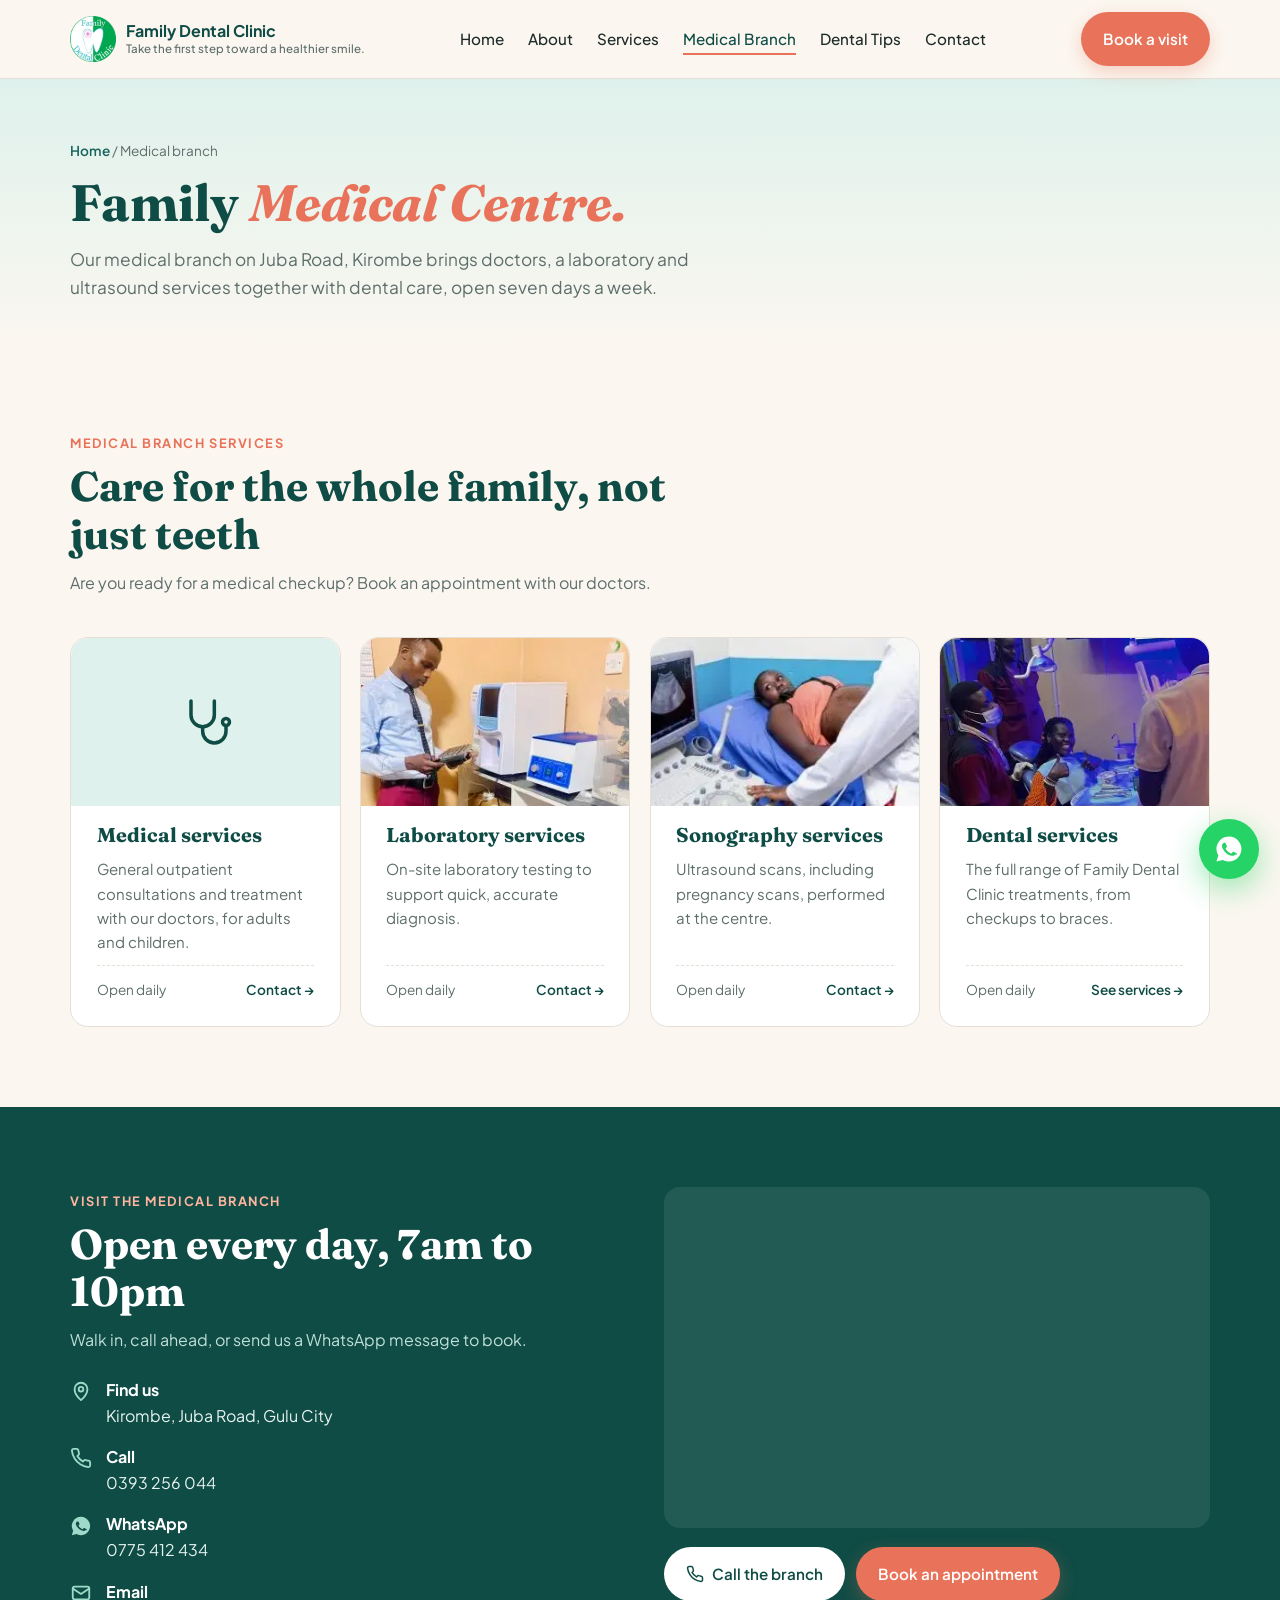
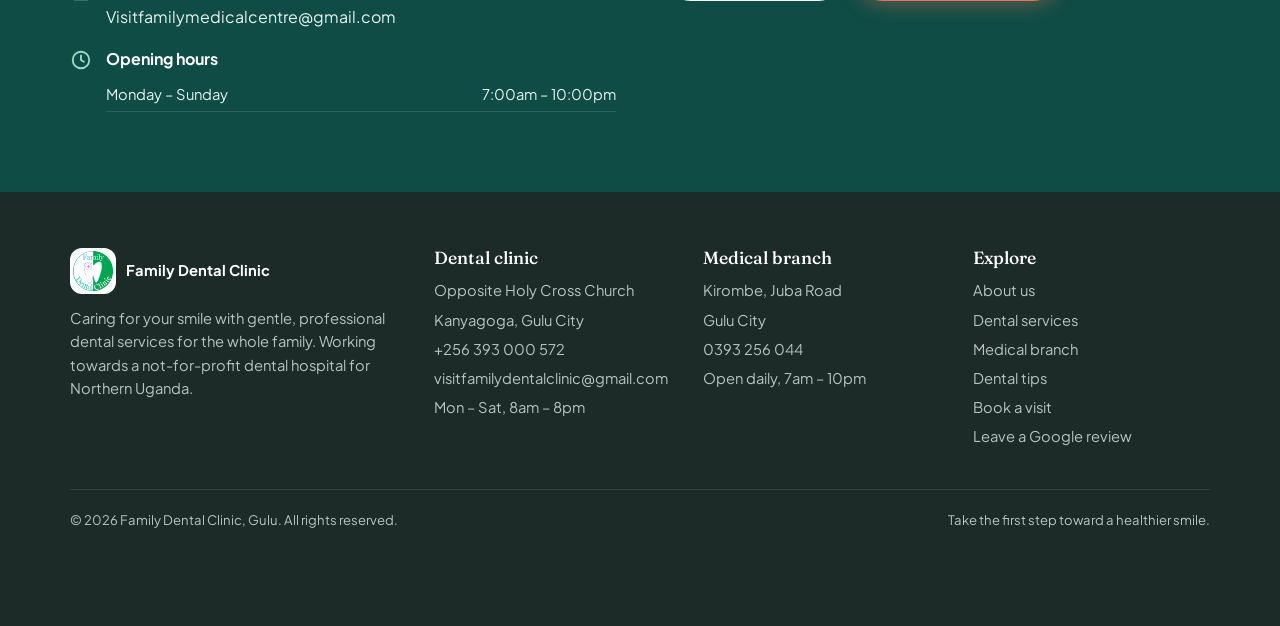
<file: medical-branch.html>
<!DOCTYPE html>
<html lang="en">
<head>
<meta charset="UTF-8">
<meta name="viewport" content="width=device-width, initial-scale=1">
<title>Medical Branch | Family Medical Centre, Gulu</title>
<meta name="description" content="Family Medical Centre, Kirombe, Juba Road, Gulu City. Medical, laboratory, sonography and dental services, open Monday to Sunday 7am to 10pm.">
<meta property="og:title" content="Medical Branch | Family Medical Centre, Gulu">
<meta property="og:description" content="Family Medical Centre, Kirombe, Juba Road, Gulu City. Medical, laboratory, sonography and dental services, open Monday to Sunday 7am to 10pm.">
<meta property="og:image" content="assets/img/og-image.jpg">
<meta name="theme-color" content="#0f4c45">
<link rel="icon" type="image/png" href="assets/img/favicon.png">
<link rel="preconnect" href="https://fonts.googleapis.com">
<link rel="preconnect" href="https://fonts.gstatic.com" crossorigin>
<link href="https://fonts.googleapis.com/css2?family=Fraunces:ital,opsz,wght@0,9..144,500;0,9..144,700;1,9..144,500&family=Plus+Jakarta+Sans:wght@400;500;600;700&display=swap" rel="stylesheet">
<link rel="stylesheet" href="assets/css/style.css?v=2">
</head>
<body>
<a class="skip" href="#main">Skip to content</a>

<header class="site">
  <div class="wrap nav">
    <a href="index.html" class="logo" aria-label="Family Dental Clinic home">
      <img src="assets/img/logo-138.webp" alt="" width="46" height="46">
      <span>Family Dental Clinic<small>Take the first step toward a healthier smile.</small></span>
    </a>
    <ul class="menu" id="menu">
      <li><a href="index.html">Home</a></li>
      <li><a href="about.html">About</a></li>
      <li><a href="services.html">Services</a></li>
      <li><a href="medical-branch.html">Medical Branch</a></li>
      <li><a href="blog.html">Dental Tips</a></li>
      <li><a href="contact.html">Contact</a></li>
    </ul>
    <a href="contact.html#book" class="btn btn-primary">Book a visit</a>
    <button class="burger" aria-label="Open menu" aria-expanded="false" aria-controls="menu" id="burger">
      <svg width="28" height="28" viewBox="0 0 24 24" fill="none" stroke="#0f4c45" stroke-width="2" stroke-linecap="round"><path d="M4 7h16M4 12h16M4 17h16"/></svg>
    </button>
  </div>
</header>

<main id="main">
  <section class="page-hero">
    <div class="wrap">
      <div class="crumbs"><a href="index.html">Home</a> / Medical branch</div>
      <h1>Family <em>Medical Centre.</em></h1>
      <p>Our medical branch on Juba Road, Kirombe brings doctors, a laboratory and ultrasound services together with dental care, open seven days a week.</p>
    </div>
  </section>

  <section>
    <div class="wrap">
      <div class="head">
        <span class="kicker">Medical branch services</span>
        <h2>Care for the whole family, not just teeth</h2>
        <p>Are you ready for a medical checkup? Book an appointment with our doctors.</p>
      </div>
      <div class="services" style="grid-template-columns:repeat(4,1fr)" id="medgrid">
        <article class="svc reveal">
          <div class="svc-img" style="display:grid;place-items:center;color:var(--green)"><svg width="56" height="56" viewBox="0 0 24 24" fill="none" stroke="currentColor" stroke-width="1.5" stroke-linecap="round" stroke-linejoin="round" aria-hidden="true"><path d="M6 3v6a5 5 0 0 0 10 0V3"/><path d="M11 14v2a5 5 0 0 0 10 0v-2"/><circle cx="21" cy="12" r="1.5"/></svg></div>
          <h3>Medical services</h3>
          <p>General outpatient consultations and treatment with our doctors, for adults and children.</p>
          <div class="meta"><span>Open daily</span><a href="#branch-contact">Contact →</a></div>
        </article>
        <article class="svc reveal">
          <div class="svc-img"><img src="assets/img/lab.webp" alt="Laboratory services" loading="lazy" width="300" height="183" decoding="async"></div>
          <h3>Laboratory services</h3>
          <p>On-site laboratory testing to support quick, accurate diagnosis.</p>
          <div class="meta"><span>Open daily</span><a href="#branch-contact">Contact →</a></div>
        </article>
        <article class="svc reveal">
          <div class="svc-img"><img src="assets/img/sono.webp" alt="Sonography services" loading="lazy" width="300" height="154" decoding="async"></div>
          <h3>Sonography services</h3>
          <p>Ultrasound scans, including pregnancy scans, performed at the centre.</p>
          <div class="meta"><span>Open daily</span><a href="#branch-contact">Contact →</a></div>
        </article>
        <article class="svc reveal">
          <div class="svc-img"><img src="assets/img/dental-room.webp" alt="Dental services" loading="lazy" width="300" height="224" decoding="async"></div>
          <h3>Dental services</h3>
          <p>The full range of Family Dental Clinic treatments, from checkups to braces.</p>
          <div class="meta"><span>Open daily</span><a href="services.html">See services →</a></div>
        </article>
      </div>
    </div>
  </section>

  <section class="book" id="branch-contact">
    <div class="wrap book-grid">
      <div>
        <div class="head" style="margin-bottom:0">
          <span class="kicker" style="color:#ffb59f">Visit the medical branch</span>
          <h2>Open every day, 7am to 10pm</h2>
          <p>Walk in, call ahead, or send us a WhatsApp message to book.</p>
        </div>
        <div class="info">
          <div><svg width="22" height="22" viewBox="0 0 24 24" fill="none" stroke="currentColor" stroke-width="2" stroke-linecap="round" stroke-linejoin="round" aria-hidden="true"><path d="M12 22s7-6.2 7-12a7 7 0 0 0-14 0c0 5.8 7 12 7 12z"/><circle cx="12" cy="10" r="2.5"/></svg><span><b>Find us</b>Kirombe, Juba Road, Gulu City</span></div>
          <div><svg width="22" height="22" viewBox="0 0 24 24" fill="none" stroke="currentColor" stroke-width="2" stroke-linecap="round" stroke-linejoin="round" aria-hidden="true"><path d="M22 16.9v3a2 2 0 0 1-2.2 2 19.8 19.8 0 0 1-8.6-3.1 19.5 19.5 0 0 1-6-6A19.8 19.8 0 0 1 2.1 4.2 2 2 0 0 1 4.1 2h3a2 2 0 0 1 2 1.7c.1 1 .4 1.9.7 2.8a2 2 0 0 1-.5 2.1L8 9.9a16 16 0 0 0 6 6l1.3-1.3a2 2 0 0 1 2.1-.4c.9.3 1.8.6 2.8.7a2 2 0 0 1 1.7 2z"/></svg><span><b>Call</b><a href="tel:+256393256044">0393 256 044</a></span></div>
          <div><svg width="22" height="22" viewBox="0 0 24 24" fill="currentColor" aria-hidden="true"><path d="M12 2a10 10 0 0 0-8.6 15.1L2 22l5-1.3A10 10 0 1 0 12 2zm5.3 14.2c-.2.6-1.3 1.2-1.8 1.2-.5.1-1 .2-3.3-.7-2.8-1.1-4.6-4-4.7-4.2-.1-.2-1.1-1.5-1.1-2.9s.7-2 1-2.3c.3-.3.6-.3.8-.3h.6c.2 0 .4 0 .6.5l.9 2.1c.1.2.1.4 0 .6l-.4.6-.4.5c-.1.1-.3.3-.1.6.2.3.8 1.3 1.7 2.1 1.2 1 2.1 1.3 2.4 1.5.3.1.5.1.6-.1l.9-1.1c.2-.3.4-.2.7-.1l2 1c.3.1.5.2.5.3.1.2.1.7-.1 1.3z"/></svg><span><b>WhatsApp</b><a href="https://wa.me/256775412434" target="_blank" rel="noopener">0775 412 434</a></span></div>
          <div><svg width="22" height="22" viewBox="0 0 24 24" fill="none" stroke="currentColor" stroke-width="2" stroke-linecap="round" stroke-linejoin="round" aria-hidden="true"><rect x="3" y="5" width="18" height="14" rx="2"/><path d="m3 7 9 6 9-6"/></svg><span><b>Email</b><a href="mailto:Visitfamilymedicalcentre@gmail.com">Visitfamilymedicalcentre@gmail.com</a></span></div>
          <div><svg width="22" height="22" viewBox="0 0 24 24" fill="none" stroke="currentColor" stroke-width="2" stroke-linecap="round" stroke-linejoin="round" aria-hidden="true"><circle cx="12" cy="12" r="9"/><path d="M12 7v5l3 2"/></svg><span style="flex:1"><b>Opening hours</b>
            <table class="hours"><tr><td>Monday – Sunday</td><td>7:00am – 10:00pm</td></tr></table></span></div>
        </div>
      </div>
      <div>
        <div class="map" style="margin-top:0"><iframe src="https://www.google.com/maps?q=Kirombe+Juba+Road+Gulu+Uganda&output=embed" title="Map: Family Medical Centre, Kirombe, Juba Road, Gulu" loading="lazy" referrerpolicy="no-referrer-when-downgrade"></iframe></div>
        <div style="display:flex;gap:.7rem;flex-wrap:wrap;margin-top:1.2rem">
          <a href="tel:+256393256044" class="btn btn-light"><svg width="18" height="18" viewBox="0 0 24 24" fill="none" stroke="currentColor" stroke-width="2" stroke-linecap="round" stroke-linejoin="round" aria-hidden="true"><path d="M22 16.9v3a2 2 0 0 1-2.2 2 19.8 19.8 0 0 1-8.6-3.1 19.5 19.5 0 0 1-6-6A19.8 19.8 0 0 1 2.1 4.2 2 2 0 0 1 4.1 2h3a2 2 0 0 1 2 1.7c.1 1 .4 1.9.7 2.8a2 2 0 0 1-.5 2.1L8 9.9a16 16 0 0 0 6 6l1.3-1.3a2 2 0 0 1 2.1-.4c.9.3 1.8.6 2.8.7a2 2 0 0 1 1.7 2z"/></svg> Call the branch</a>
          <a href="contact.html?branch=Medical#book" class="btn btn-primary">Book an appointment</a>
        </div>
      </div>
    </div>
  </section>

</main>

<footer>
  <div class="wrap">
    <div class="foot">
      <div>
        <a href="index.html" class="logo"><img src="assets/img/logo-138.webp" alt="" width="46" height="46" loading="lazy" decoding="async"><span>Family Dental Clinic</span></a>
        <p>Caring for your smile with gentle, professional dental services for the whole family. Working towards a not-for-profit dental hospital for Northern Uganda.</p>
      </div>
      <div>
        <h4>Dental clinic</h4>
        <ul>
          <li>Opposite Holy Cross Church</li>
          <li>Kanyagoga, Gulu City</li>
          <li><a href="tel:+256393000572">+256 393 000 572</a></li>
          <li><a href="mailto:visitfamilydentalclinic@gmail.com">visitfamilydentalclinic@gmail.com</a></li>
          <li>Mon – Sat, 8am – 8pm</li>
        </ul>
      </div>
      <div>
        <h4>Medical branch</h4>
        <ul>
          <li>Kirombe, Juba Road</li>
          <li>Gulu City</li>
          <li><a href="tel:+256393256044">0393 256 044</a></li>
          <li>Open daily, 7am – 10pm</li>
        </ul>
      </div>
      <div>
        <h4>Explore</h4>
        <ul>
          <li><a href="about.html">About us</a></li>
          <li><a href="services.html">Dental services</a></li>
          <li><a href="medical-branch.html">Medical branch</a></li>
          <li><a href="blog.html">Dental tips</a></li>
          <li><a href="contact.html#book">Book a visit</a></li>
          <li><a href="https://search.google.com/local/writereview?placeid=ChIJK2ocfPencRcReLT901jJNcc" target="_blank" rel="noopener">Leave a Google review</a></li>
        </ul>
      </div>
    </div>
    <div class="copy"><span>© <span data-year>2026</span> Family Dental Clinic, Gulu. All rights reserved.</span><span>Take the first step toward a healthier smile.</span></div>
  </div>
</footer>

<a class="wa-float" href="https://wa.me/256775412434" target="_blank" rel="noopener" aria-label="Chat on WhatsApp"><svg width="30" height="30" viewBox="0 0 24 24" fill="currentColor" aria-hidden="true"><path d="M12 2a10 10 0 0 0-8.6 15.1L2 22l5-1.3A10 10 0 1 0 12 2zm5.3 14.2c-.2.6-1.3 1.2-1.8 1.2-.5.1-1 .2-3.3-.7-2.8-1.1-4.6-4-4.7-4.2-.1-.2-1.1-1.5-1.1-2.9s.7-2 1-2.3c.3-.3.6-.3.8-.3h.6c.2 0 .4 0 .6.5l.9 2.1c.1.2.1.4 0 .6l-.4.6-.4.5c-.1.1-.3.3-.1.6.2.3.8 1.3 1.7 2.1 1.2 1 2.1 1.3 2.4 1.5.3.1.5.1.6-.1l.9-1.1c.2-.3.4-.2.7-.1l2 1c.3.1.5.2.5.3.1.2.1.7-.1 1.3z"/></svg></a>

<script src="assets/js/main.js"></script>
</body>
</html>
</file>
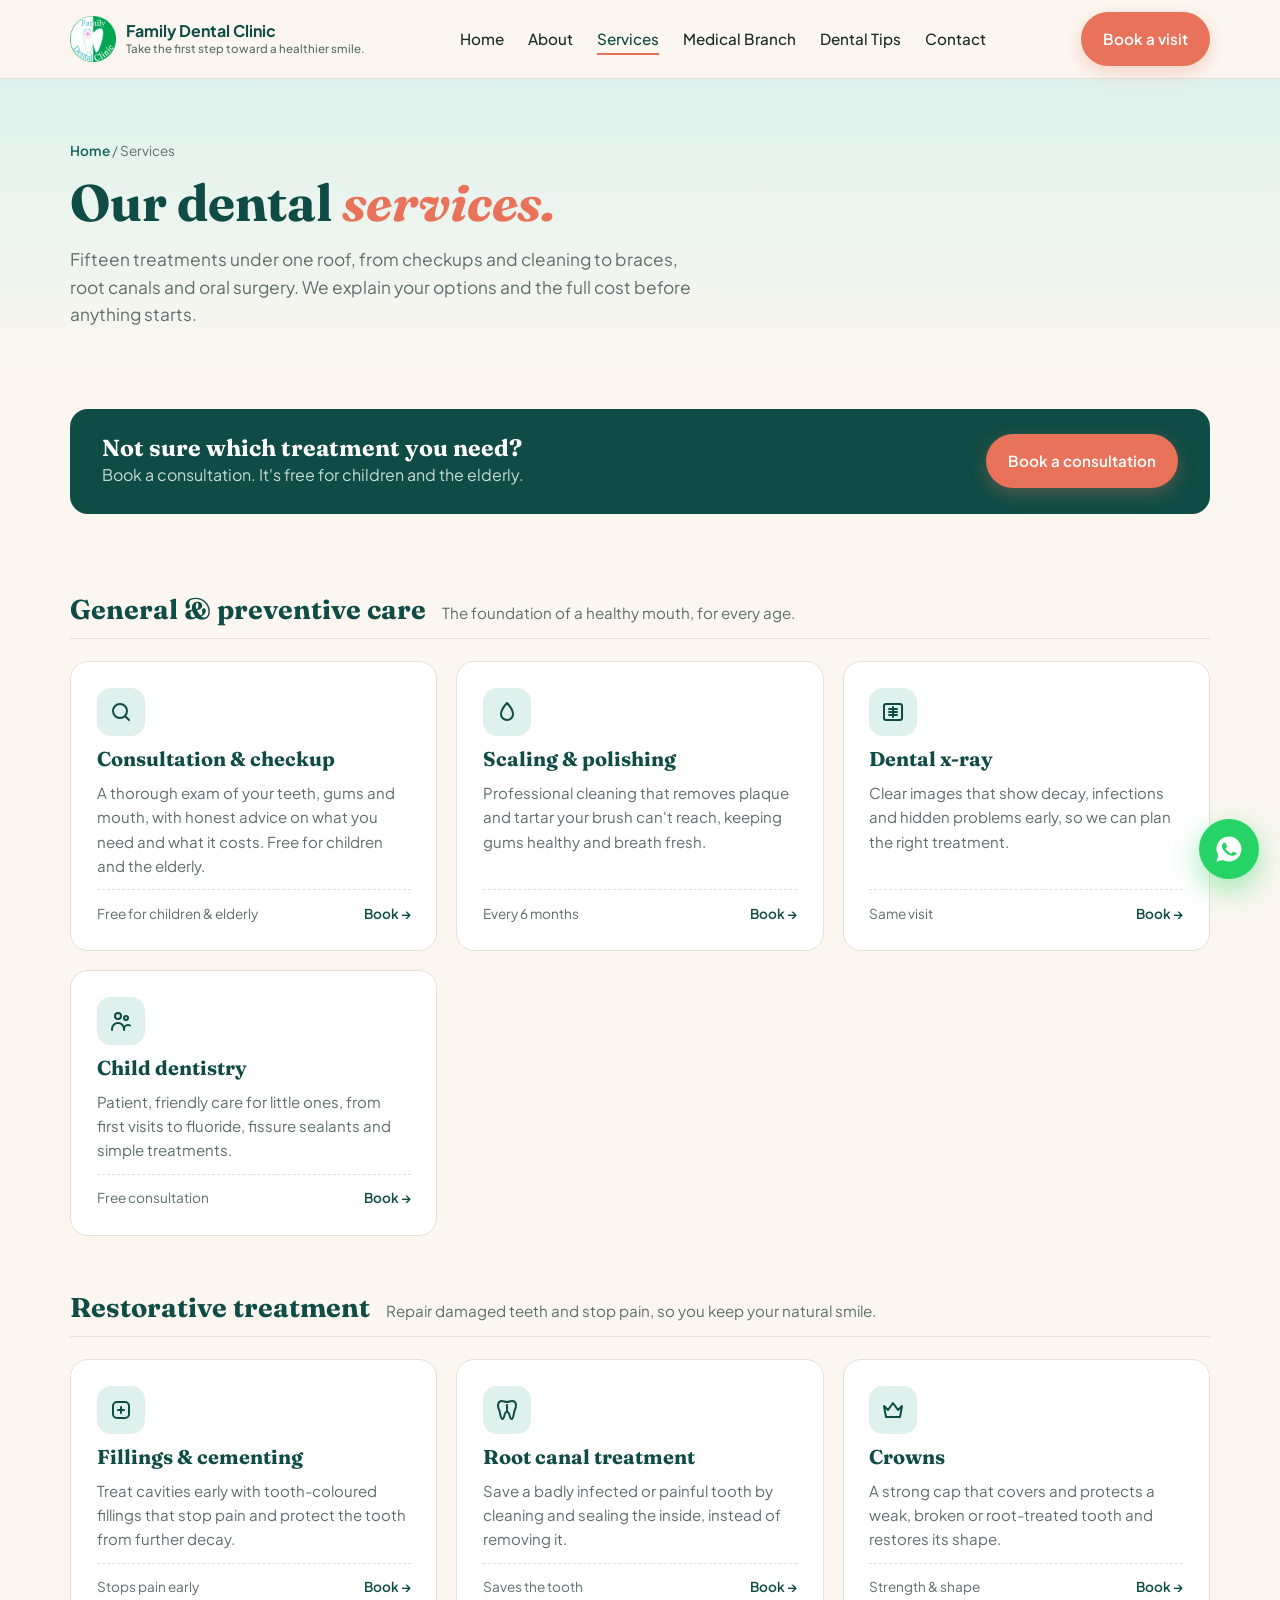
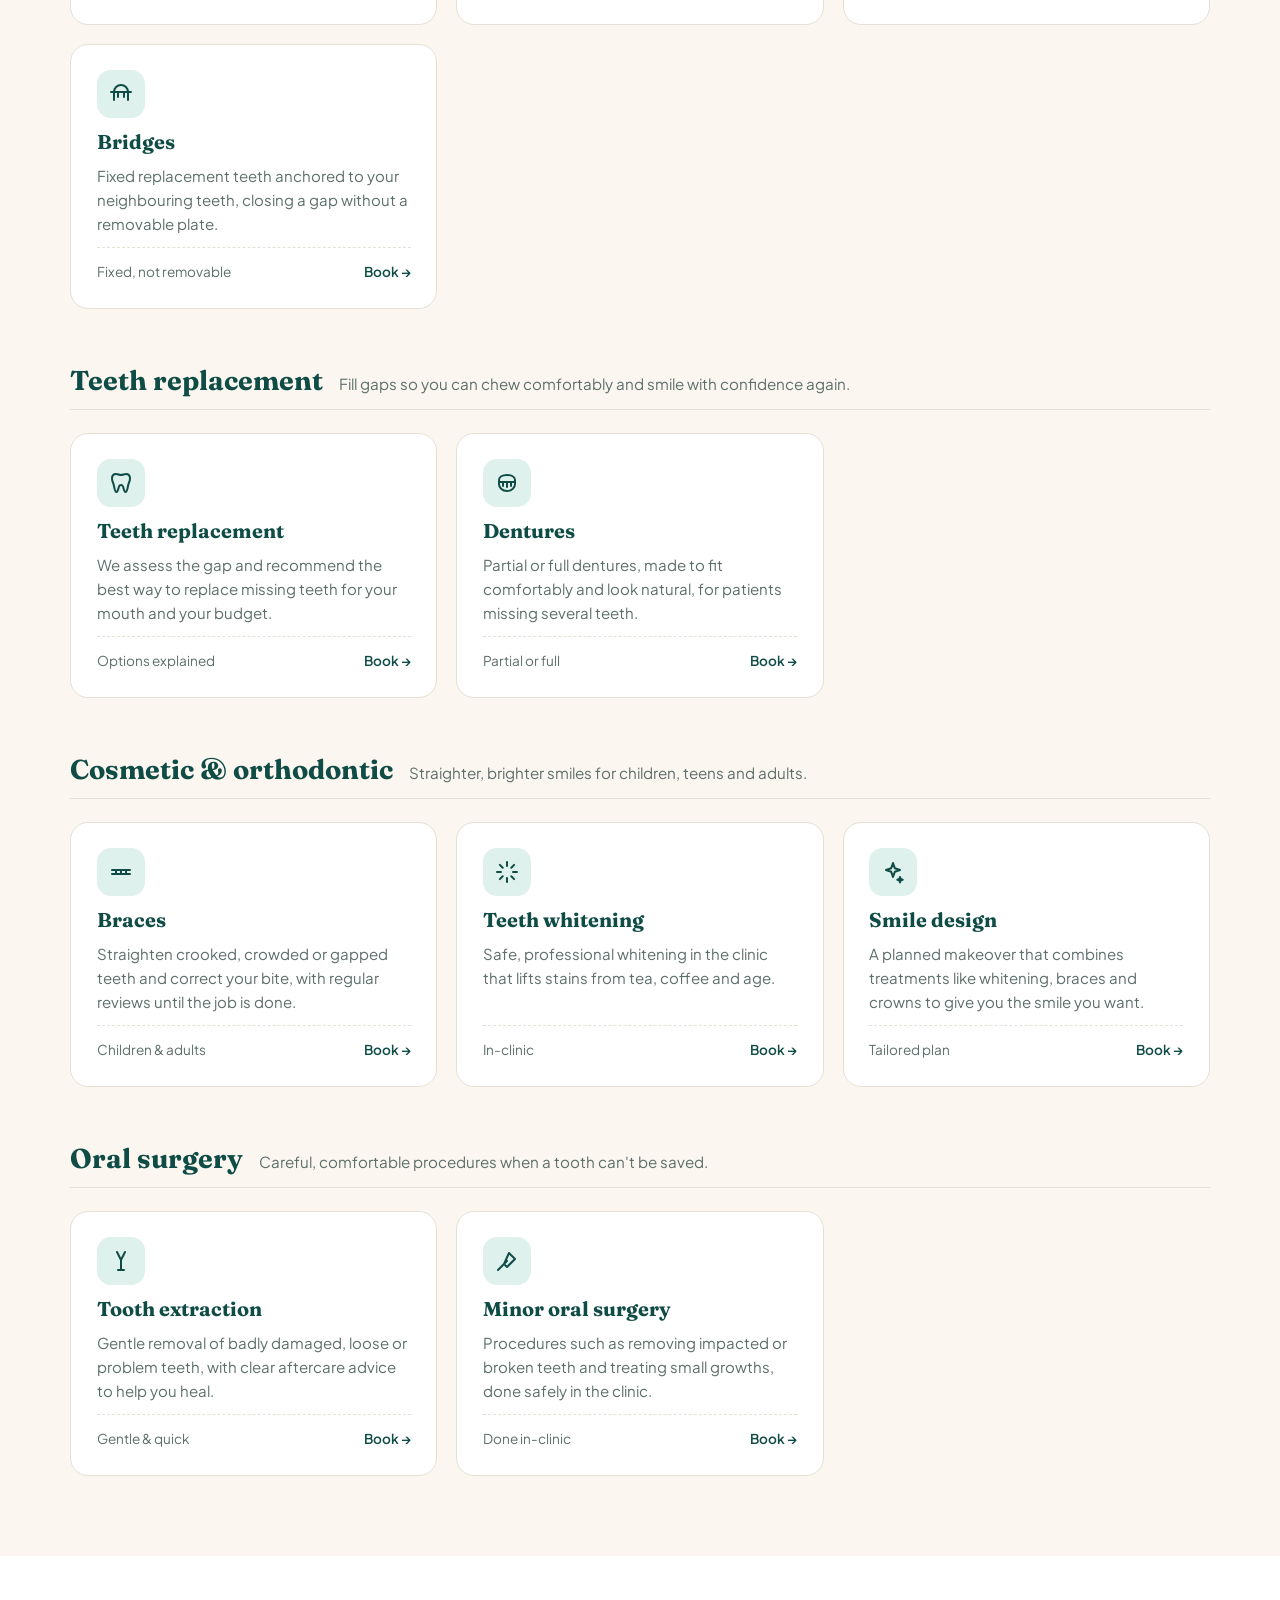
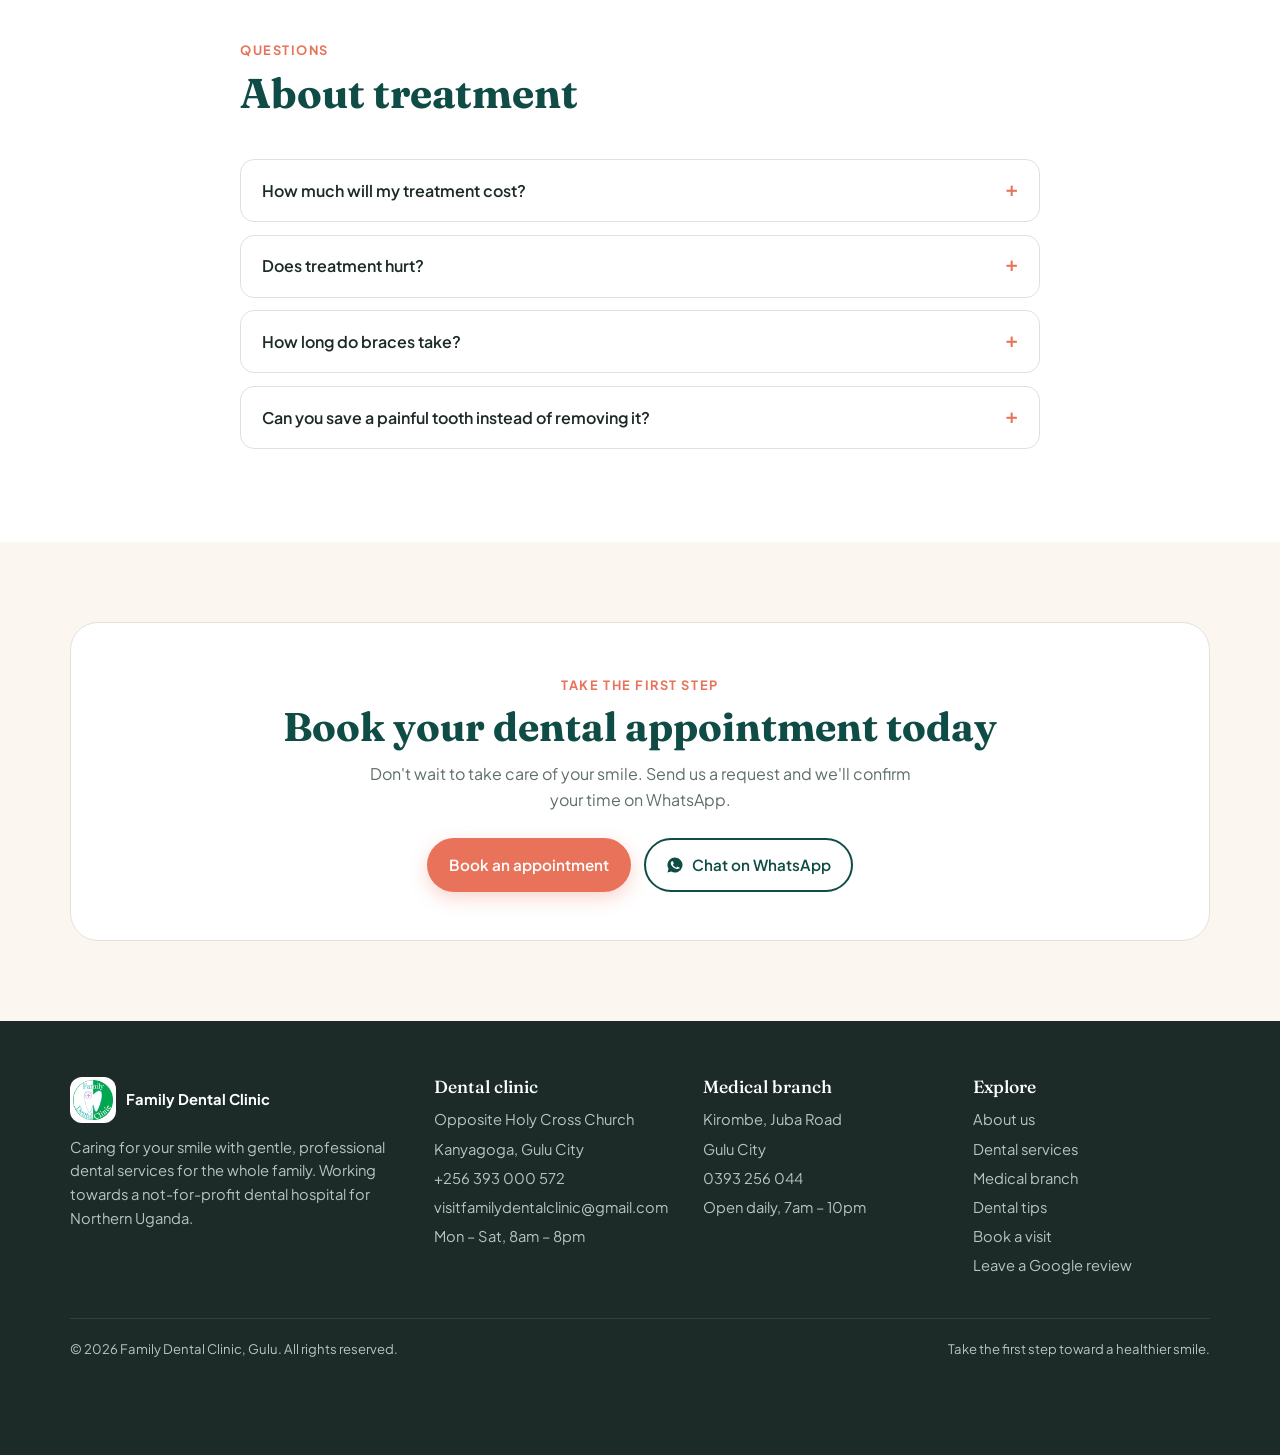
<file: services.html>
<!DOCTYPE html>
<html lang="en">
<head>
<meta charset="UTF-8">
<meta name="viewport" content="width=device-width, initial-scale=1">
<title>Dental Services | Family Dental Clinic, Gulu</title>
<meta name="description" content="Braces, whitening, smile design, root canal, extraction, fillings, teeth replacement, dental x-ray, scaling and polishing, checkups, child dentistry, minor oral surgery, dentures, crowns and bridges in Gulu City.">
<meta property="og:title" content="Dental Services | Family Dental Clinic, Gulu">
<meta property="og:description" content="Braces, whitening, smile design, root canal, extraction, fillings, teeth replacement, dental x-ray, scaling and polishing, checkups, child dentistry, minor oral surgery, dentures, crowns and bridges in Gulu City.">
<meta property="og:image" content="assets/img/og-image.jpg">
<meta name="theme-color" content="#0f4c45">
<link rel="icon" type="image/png" href="assets/img/favicon.png">
<link rel="preconnect" href="https://fonts.googleapis.com">
<link rel="preconnect" href="https://fonts.gstatic.com" crossorigin>
<link href="https://fonts.googleapis.com/css2?family=Fraunces:ital,opsz,wght@0,9..144,500;0,9..144,700;1,9..144,500&family=Plus+Jakarta+Sans:wght@400;500;600;700&display=swap" rel="stylesheet">
<link rel="stylesheet" href="assets/css/style.css?v=2">
</head>
<body>
<a class="skip" href="#main">Skip to content</a>

<header class="site">
  <div class="wrap nav">
    <a href="index.html" class="logo" aria-label="Family Dental Clinic home">
      <img src="assets/img/logo-138.webp" alt="" width="46" height="46">
      <span>Family Dental Clinic<small>Take the first step toward a healthier smile.</small></span>
    </a>
    <ul class="menu" id="menu">
      <li><a href="index.html">Home</a></li>
      <li><a href="about.html">About</a></li>
      <li><a href="services.html">Services</a></li>
      <li><a href="medical-branch.html">Medical Branch</a></li>
      <li><a href="blog.html">Dental Tips</a></li>
      <li><a href="contact.html">Contact</a></li>
    </ul>
    <a href="contact.html#book" class="btn btn-primary">Book a visit</a>
    <button class="burger" aria-label="Open menu" aria-expanded="false" aria-controls="menu" id="burger">
      <svg width="28" height="28" viewBox="0 0 24 24" fill="none" stroke="#0f4c45" stroke-width="2" stroke-linecap="round"><path d="M4 7h16M4 12h16M4 17h16"/></svg>
    </button>
  </div>
</header>

<main id="main">
  <section class="page-hero">
    <div class="wrap">
      <div class="crumbs"><a href="index.html">Home</a> / Services</div>
      <h1>Our dental <em>services.</em></h1>
      <p>Fifteen treatments under one roof, from checkups and cleaning to braces, root canals and oral surgery. We explain your options and the full cost before anything starts.</p>
    </div>
  </section>

  <div class="wrap" style="margin-top:2rem">
    <div class="band reveal">
      <div>
        <h3>Not sure which treatment you need?</h3>
        <p>Book a consultation. It's free for children and the elderly.</p>
      </div>
      <a href="contact.html?service=Consultation%20%2F%20checkup#book" class="btn btn-primary">Book a consultation</a>
    </div>
  </div>

  <section>
    <div class="wrap">
      <div class="cat">
        <div class="cat-head"><h2>General & preventive care</h2><p>The foundation of a healthy mouth, for every age.</p></div>
        <div class="services">
        <article class="svc reveal">
          <div class="ic"><svg width="24" height="24" viewBox="0 0 24 24" fill="none" stroke="currentColor" stroke-width="2" stroke-linecap="round" stroke-linejoin="round" aria-hidden="true"><circle cx="11" cy="11" r="7"/><path d="m20 20-3.5-3.5"/></svg></div>
          <h3>Consultation & checkup</h3>
          <p>A thorough exam of your teeth, gums and mouth, with honest advice on what you need and what it costs. Free for children and the elderly.</p>
          <div class="meta"><span>Free for children & elderly</span><a href="contact.html?service=Consultation%20/%20checkup#book">Book →</a></div>
        </article>
        <article class="svc reveal">
          <div class="ic"><svg width="24" height="24" viewBox="0 0 24 24" fill="none" stroke="currentColor" stroke-width="2" stroke-linecap="round" stroke-linejoin="round" aria-hidden="true"><path d="M12 3s6 6.5 6 11a6 6 0 0 1-12 0c0-4.5 6-11 6-11z"/></svg></div>
          <h3>Scaling & polishing</h3>
          <p>Professional cleaning that removes plaque and tartar your brush can't reach, keeping gums healthy and breath fresh.</p>
          <div class="meta"><span>Every 6 months</span><a href="contact.html?service=Scaling%20%26%20polishing#book">Book →</a></div>
        </article>
        <article class="svc reveal">
          <div class="ic"><svg width="24" height="24" viewBox="0 0 24 24" fill="none" stroke="currentColor" stroke-width="2" stroke-linecap="round" stroke-linejoin="round" aria-hidden="true"><rect x="3" y="4" width="18" height="16" rx="2"/><path d="M8 9h8M8 12h8M8 15h8M12 7v10"/></svg></div>
          <h3>Dental x-ray</h3>
          <p>Clear images that show decay, infections and hidden problems early, so we can plan the right treatment.</p>
          <div class="meta"><span>Same visit</span><a href="contact.html?service=Dental%20x-ray#book">Book →</a></div>
        </article>
        <article class="svc reveal">
          <div class="ic"><svg width="24" height="24" viewBox="0 0 24 24" fill="none" stroke="currentColor" stroke-width="2" stroke-linecap="round" stroke-linejoin="round" aria-hidden="true"><circle cx="9" cy="7" r="3"/><circle cx="17" cy="9" r="2"/><path d="M3 21v-1a6 6 0 0 1 12 0v1M15 21v-1a4 4 0 0 1 6-3.5"/></svg></div>
          <h3>Child dentistry</h3>
          <p>Patient, friendly care for little ones, from first visits to fluoride, fissure sealants and simple treatments.</p>
          <div class="meta"><span>Free consultation</span><a href="contact.html?service=Child%20dentistry#book">Book →</a></div>
        </article>
        </div>
      </div>
      <div class="cat">
        <div class="cat-head"><h2>Restorative treatment</h2><p>Repair damaged teeth and stop pain, so you keep your natural smile.</p></div>
        <div class="services">
        <article class="svc reveal">
          <div class="ic"><svg width="24" height="24" viewBox="0 0 24 24" fill="none" stroke="currentColor" stroke-width="2" stroke-linecap="round" stroke-linejoin="round" aria-hidden="true"><rect x="4" y="4" width="16" height="16" rx="4"/><path d="M9 12h6M12 9v6"/></svg></div>
          <h3>Fillings & cementing</h3>
          <p>Treat cavities early with tooth-coloured fillings that stop pain and protect the tooth from further decay.</p>
          <div class="meta"><span>Stops pain early</span><a href="contact.html?service=Fillings%20/%20cementing#book">Book →</a></div>
        </article>
        <article class="svc reveal">
          <div class="ic"><svg width="24" height="24" viewBox="0 0 24 24" fill="none" stroke="currentColor" stroke-width="2" stroke-linecap="round" stroke-linejoin="round" aria-hidden="true"><path d="M7 3c-2.5 0-4 2-4 4.5 0 3 1.5 4.5 2 7.5.5 3 1 6 2.5 6s1.8-3.5 2.5-5.5c.3-.9.9-1.5 2-1.5s1.7.6 2 1.5c.7 2 1 5.5 2.5 5.5S18.5 18 19 15c.5-3 2-4.5 2-7.5C21 5 19.5 3 17 3c-2 0-3 1-5 1S9 3 7 3z"/><path d="M12 7v6"/></svg></div>
          <h3>Root canal treatment</h3>
          <p>Save a badly infected or painful tooth by cleaning and sealing the inside, instead of removing it.</p>
          <div class="meta"><span>Saves the tooth</span><a href="contact.html?service=Root%20canal%20treatment#book">Book →</a></div>
        </article>
        <article class="svc reveal">
          <div class="ic"><svg width="24" height="24" viewBox="0 0 24 24" fill="none" stroke="currentColor" stroke-width="2" stroke-linecap="round" stroke-linejoin="round" aria-hidden="true"><path d="M3 8l4 4 5-7 5 7 4-4-2 11H5z"/></svg></div>
          <h3>Crowns</h3>
          <p>A strong cap that covers and protects a weak, broken or root-treated tooth and restores its shape.</p>
          <div class="meta"><span>Strength & shape</span><a href="contact.html?service=Crowns#book">Book →</a></div>
        </article>
        <article class="svc reveal">
          <div class="ic"><svg width="24" height="24" viewBox="0 0 24 24" fill="none" stroke="currentColor" stroke-width="2" stroke-linecap="round" stroke-linejoin="round" aria-hidden="true"><path d="M2 10h20M5 10v8M19 10v8M9 10v5M15 10v5"/><path d="M5 10a7 7 0 0 1 14 0"/></svg></div>
          <h3>Bridges</h3>
          <p>Fixed replacement teeth anchored to your neighbouring teeth, closing a gap without a removable plate.</p>
          <div class="meta"><span>Fixed, not removable</span><a href="contact.html?service=Bridges#book">Book →</a></div>
        </article>
        </div>
      </div>
      <div class="cat">
        <div class="cat-head"><h2>Teeth replacement</h2><p>Fill gaps so you can chew comfortably and smile with confidence again.</p></div>
        <div class="services">
        <article class="svc reveal">
          <div class="ic"><svg width="24" height="24" viewBox="0 0 24 24" fill="none" stroke="currentColor" stroke-width="2" stroke-linecap="round" stroke-linejoin="round" aria-hidden="true"><path d="M7 3c-2.5 0-4 2-4 4.5 0 3 1.5 4.5 2 7.5.5 3 1 6 2.5 6s1.8-3.5 2.5-5.5c.3-.9.9-1.5 2-1.5s1.7.6 2 1.5c.7 2 1 5.5 2.5 5.5S18.5 18 19 15c.5-3 2-4.5 2-7.5C21 5 19.5 3 17 3c-2 0-3 1-5 1S9 3 7 3z"/></svg></div>
          <h3>Teeth replacement</h3>
          <p>We assess the gap and recommend the best way to replace missing teeth for your mouth and your budget.</p>
          <div class="meta"><span>Options explained</span><a href="contact.html?service=Teeth%20replacement#book">Book →</a></div>
        </article>
        <article class="svc reveal">
          <div class="ic"><svg width="24" height="24" viewBox="0 0 24 24" fill="none" stroke="currentColor" stroke-width="2" stroke-linecap="round" stroke-linejoin="round" aria-hidden="true"><path d="M4 9c0-3 3.5-5 8-5s8 2 8 5v2H4z"/><path d="M4 11v2c0 4 3.5 7 8 7s8-3 8-7v-2"/><path d="M8 11v4M12 11v5M16 11v4"/></svg></div>
          <h3>Dentures</h3>
          <p>Partial or full dentures, made to fit comfortably and look natural, for patients missing several teeth.</p>
          <div class="meta"><span>Partial or full</span><a href="contact.html?service=Dentures#book">Book →</a></div>
        </article>
        </div>
      </div>
      <div class="cat">
        <div class="cat-head"><h2>Cosmetic & orthodontic</h2><p>Straighter, brighter smiles for children, teens and adults.</p></div>
        <div class="services">
        <article class="svc reveal">
          <div class="ic"><svg width="24" height="24" viewBox="0 0 24 24" fill="none" stroke="currentColor" stroke-width="2" stroke-linecap="round" stroke-linejoin="round" aria-hidden="true"><path d="M3 10h18M3 14h18M7 10v4M12 10v4M17 10v4"/></svg></div>
          <h3>Braces</h3>
          <p>Straighten crooked, crowded or gapped teeth and correct your bite, with regular reviews until the job is done.</p>
          <div class="meta"><span>Children & adults</span><a href="contact.html?service=Braces#book">Book →</a></div>
        </article>
        <article class="svc reveal">
          <div class="ic"><svg width="24" height="24" viewBox="0 0 24 24" fill="none" stroke="currentColor" stroke-width="2" stroke-linecap="round" stroke-linejoin="round" aria-hidden="true"><path d="M12 2v4M12 18v4M4.9 4.9l2.8 2.8M16.3 16.3l2.8 2.8M2 12h4M18 12h4M4.9 19.1l2.8-2.8M16.3 7.7l2.8-2.8"/></svg></div>
          <h3>Teeth whitening</h3>
          <p>Safe, professional whitening in the clinic that lifts stains from tea, coffee and age.</p>
          <div class="meta"><span>In-clinic</span><a href="contact.html?service=Teeth%20whitening#book">Book →</a></div>
        </article>
        <article class="svc reveal">
          <div class="ic"><svg width="24" height="24" viewBox="0 0 24 24" fill="none" stroke="currentColor" stroke-width="2" stroke-linecap="round" stroke-linejoin="round" aria-hidden="true"><path d="M12 3l1.8 5.2L19 10l-5.2 1.8L12 17l-1.8-5.2L5 10l5.2-1.8z"/><path d="M19 17l.7 2 2 .7-2 .7-.7 2-.7-2-2-.7 2-.7z"/></svg></div>
          <h3>Smile design</h3>
          <p>A planned makeover that combines treatments like whitening, braces and crowns to give you the smile you want.</p>
          <div class="meta"><span>Tailored plan</span><a href="contact.html?service=Smile%20design#book">Book →</a></div>
        </article>
        </div>
      </div>
      <div class="cat">
        <div class="cat-head"><h2>Oral surgery</h2><p>Careful, comfortable procedures when a tooth can't be saved.</p></div>
        <div class="services">
        <article class="svc reveal">
          <div class="ic"><svg width="24" height="24" viewBox="0 0 24 24" fill="none" stroke="currentColor" stroke-width="2" stroke-linecap="round" stroke-linejoin="round" aria-hidden="true"><path d="M8 3l4 8 4-8M12 11v10M9 21h6"/></svg></div>
          <h3>Tooth extraction</h3>
          <p>Gentle removal of badly damaged, loose or problem teeth, with clear aftercare advice to help you heal.</p>
          <div class="meta"><span>Gentle & quick</span><a href="contact.html?service=Tooth%20extraction#book">Book →</a></div>
        </article>
        <article class="svc reveal">
          <div class="ic"><svg width="24" height="24" viewBox="0 0 24 24" fill="none" stroke="currentColor" stroke-width="2" stroke-linecap="round" stroke-linejoin="round" aria-hidden="true"><path d="M3 21l9-9M14 4l6 6-8 8-3-3z"/></svg></div>
          <h3>Minor oral surgery</h3>
          <p>Procedures such as removing impacted or broken teeth and treating small growths, done safely in the clinic.</p>
          <div class="meta"><span>Done in-clinic</span><a href="contact.html?service=Minor%20oral%20surgery#book">Book →</a></div>
        </article>
        </div>
      </div>
    </div>
  </section>

  <section class="why">
    <div class="wrap" style="max-width:800px">
      <div class="head"><span class="kicker">Questions</span><h2>About treatment</h2></div>
      <details><summary>How much will my treatment cost?</summary><p>It depends on what your teeth need. After your checkup we explain your options and give you the full price before any treatment starts. No hidden costs.</p></details>
      <details><summary>Does treatment hurt?</summary><p>We use local anaesthesia for procedures that could be uncomfortable, explain every step, and go at your pace. Tell us if you feel nervous and we'll take extra care.</p></details>
      <details><summary>How long do braces take?</summary><p>Every smile is different. Most braces treatment takes months rather than weeks, with regular review visits. We'll give you an estimate at your consultation.</p></details>
      <details><summary>Can you save a painful tooth instead of removing it?</summary><p>Often, yes. A filling or root canal treatment can save many painful teeth. We only recommend extraction when a tooth can't be saved.</p></details>
    </div>
  </section>

  <section>
    <div class="wrap">
      <div class="cta reveal">
        <span class="kicker">Take the first step</span>
        <h2>Book your dental appointment today</h2>
        <p>Don't wait to take care of your smile. Send us a request and we'll confirm your time on WhatsApp.</p>
        <div class="btns">
          <a href="contact.html#book" class="btn btn-primary">Book an appointment</a>
          <a href="https://wa.me/256775412434" class="btn btn-ghost" target="_blank" rel="noopener"><svg width="18" height="18" viewBox="0 0 24 24" fill="currentColor" aria-hidden="true"><path d="M12 2a10 10 0 0 0-8.6 15.1L2 22l5-1.3A10 10 0 1 0 12 2zm5.3 14.2c-.2.6-1.3 1.2-1.8 1.2-.5.1-1 .2-3.3-.7-2.8-1.1-4.6-4-4.7-4.2-.1-.2-1.1-1.5-1.1-2.9s.7-2 1-2.3c.3-.3.6-.3.8-.3h.6c.2 0 .4 0 .6.5l.9 2.1c.1.2.1.4 0 .6l-.4.6-.4.5c-.1.1-.3.3-.1.6.2.3.8 1.3 1.7 2.1 1.2 1 2.1 1.3 2.4 1.5.3.1.5.1.6-.1l.9-1.1c.2-.3.4-.2.7-.1l2 1c.3.1.5.2.5.3.1.2.1.7-.1 1.3z"/></svg> Chat on WhatsApp</a>
        </div>
      </div>
    </div>
  </section>

</main>

<footer>
  <div class="wrap">
    <div class="foot">
      <div>
        <a href="index.html" class="logo"><img src="assets/img/logo-138.webp" alt="" width="46" height="46" loading="lazy" decoding="async"><span>Family Dental Clinic</span></a>
        <p>Caring for your smile with gentle, professional dental services for the whole family. Working towards a not-for-profit dental hospital for Northern Uganda.</p>
      </div>
      <div>
        <h4>Dental clinic</h4>
        <ul>
          <li>Opposite Holy Cross Church</li>
          <li>Kanyagoga, Gulu City</li>
          <li><a href="tel:+256393000572">+256 393 000 572</a></li>
          <li><a href="mailto:visitfamilydentalclinic@gmail.com">visitfamilydentalclinic@gmail.com</a></li>
          <li>Mon – Sat, 8am – 8pm</li>
        </ul>
      </div>
      <div>
        <h4>Medical branch</h4>
        <ul>
          <li>Kirombe, Juba Road</li>
          <li>Gulu City</li>
          <li><a href="tel:+256393256044">0393 256 044</a></li>
          <li>Open daily, 7am – 10pm</li>
        </ul>
      </div>
      <div>
        <h4>Explore</h4>
        <ul>
          <li><a href="about.html">About us</a></li>
          <li><a href="services.html">Dental services</a></li>
          <li><a href="medical-branch.html">Medical branch</a></li>
          <li><a href="blog.html">Dental tips</a></li>
          <li><a href="contact.html#book">Book a visit</a></li>
          <li><a href="https://search.google.com/local/writereview?placeid=ChIJK2ocfPencRcReLT901jJNcc" target="_blank" rel="noopener">Leave a Google review</a></li>
        </ul>
      </div>
    </div>
    <div class="copy"><span>© <span data-year>2026</span> Family Dental Clinic, Gulu. All rights reserved.</span><span>Take the first step toward a healthier smile.</span></div>
  </div>
</footer>

<a class="wa-float" href="https://wa.me/256775412434" target="_blank" rel="noopener" aria-label="Chat on WhatsApp"><svg width="30" height="30" viewBox="0 0 24 24" fill="currentColor" aria-hidden="true"><path d="M12 2a10 10 0 0 0-8.6 15.1L2 22l5-1.3A10 10 0 1 0 12 2zm5.3 14.2c-.2.6-1.3 1.2-1.8 1.2-.5.1-1 .2-3.3-.7-2.8-1.1-4.6-4-4.7-4.2-.1-.2-1.1-1.5-1.1-2.9s.7-2 1-2.3c.3-.3.6-.3.8-.3h.6c.2 0 .4 0 .6.5l.9 2.1c.1.2.1.4 0 .6l-.4.6-.4.5c-.1.1-.3.3-.1.6.2.3.8 1.3 1.7 2.1 1.2 1 2.1 1.3 2.4 1.5.3.1.5.1.6-.1l.9-1.1c.2-.3.4-.2.7-.1l2 1c.3.1.5.2.5.3.1.2.1.7-.1 1.3z"/></svg></a>

<script src="assets/js/main.js"></script>
</body>
</html>
</file>
<file: assets/css/style.css>
/* Family Dental Clinic, Gulu — shared stylesheet */
:root{
  --green:#0f4c45; --green-2:#16655c; --mint:#dff1ec; --cream:#fbf7f0;
  --coral:#e8735a; --ink:#1c2a28; --muted:#5d6e6b; --line:#e5e0d6; --white:#fff;
  --radius:18px;
}
*{box-sizing:border-box;margin:0;padding:0}
html{scroll-behavior:smooth}
body{font-family:"Plus Jakarta Sans",system-ui,sans-serif;color:var(--ink);background:var(--cream);line-height:1.6;-webkit-font-smoothing:antialiased}
h1,h2,h3,h4{font-family:"Fraunces",Georgia,serif;line-height:1.15;color:var(--green)}
a{color:inherit}
img{max-width:100%;display:block}
.wrap{width:min(1140px,92%);margin-inline:auto}
.skip{position:absolute;left:-999px;top:0;background:var(--green);color:#fff;padding:.6rem 1rem;z-index:100}
.skip:focus{left:1rem}

/* header */
header.site{position:sticky;top:0;z-index:40;background:rgba(251,247,240,.94);backdrop-filter:blur(10px);border-bottom:1px solid var(--line)}
.nav{display:flex;align-items:center;justify-content:space-between;padding:.75rem 0;gap:1rem;position:relative}
.logo{display:flex;align-items:center;gap:.65rem;text-decoration:none;font-weight:700;color:var(--green);line-height:1.2}
.logo img{width:46px;height:46px;object-fit:contain}
.logo small{display:block;font-weight:500;color:var(--muted);font-size:.72rem;line-height:1.3;margin-top:.1rem}
.menu{display:flex;gap:1.5rem;list-style:none;font-weight:500;font-size:.95rem}
.menu a{text-decoration:none;color:var(--ink);padding:.3rem 0;border-bottom:2px solid transparent}
.menu a:hover{color:var(--green-2)}
.menu a[aria-current="page"]{color:var(--green);border-bottom-color:var(--coral)}
.btn{display:inline-flex;align-items:center;gap:.5rem;padding:.8rem 1.25rem;border-radius:999px;font-weight:600;text-decoration:none;border:2px solid transparent;cursor:pointer;font-size:.95rem;font-family:inherit;transition:transform .15s,box-shadow .15s}
.btn:hover{transform:translateY(-1px)}
.btn-primary{background:var(--coral);color:#fff;box-shadow:0 6px 18px rgba(232,115,90,.3)}
.btn-dark{background:var(--green);color:#fff}
.btn-ghost{border-color:var(--green);color:var(--green);background:transparent}
.btn-light{background:#fff;color:var(--green)}
.burger{display:none;background:none;border:0;cursor:pointer}

/* hero */
.hero{padding:4.5rem 0 3.5rem;position:relative;overflow:hidden}
.hero-grid{display:grid;grid-template-columns:1.1fr .9fr;gap:3rem;align-items:center}
.eyebrow{display:inline-flex;align-items:center;gap:.5rem;background:var(--mint);color:var(--green);font-weight:600;font-size:.82rem;padding:.4rem .85rem;border-radius:999px}
.eyebrow::before{content:"";width:8px;height:8px;border-radius:50%;background:#2bb28f}
.hero h1{font-size:clamp(2.3rem,5vw,3.7rem);margin:1.1rem 0 1rem}
.hero h1 em,.page-hero h1 em{font-style:italic;color:var(--coral)}
.hero p.lead{font-size:1.1rem;color:var(--muted);max-width:34rem}
.hero-ctas{display:flex;flex-wrap:wrap;gap:.8rem;margin:1.8rem 0 1.6rem}
.trust{display:flex;flex-wrap:wrap;gap:1.4rem;font-size:.9rem;color:var(--muted)}
.trust span{display:flex;align-items:center;gap:.4rem}
.trust svg{color:var(--green-2)}
.hero-card{position:relative}
.photo{border-radius:28px;background:linear-gradient(145deg,var(--green) 0%,var(--green-2) 60%,#2b8a7c 100%);aspect-ratio:4/5;position:relative;overflow:hidden}
.photo img{width:100%;height:100%;object-fit:cover}
.float{position:absolute;background:#fff;border-radius:16px;padding:.9rem 1.1rem;box-shadow:0 14px 40px rgba(15,76,69,.15);font-size:.88rem}
.float b{display:block;color:var(--green);font-size:1rem}
.f1{left:-1.5rem;bottom:2.5rem}
.f2{right:-1rem;top:2rem}

/* inner page hero */
.page-hero{padding:3.8rem 0 3rem;background:linear-gradient(180deg,var(--mint) 0%,var(--cream) 100%)}
.page-hero h1{font-size:clamp(2.1rem,4.5vw,3.2rem);margin:.8rem 0 .8rem;max-width:44rem}
.page-hero p{color:var(--muted);font-size:1.08rem;max-width:40rem}
.crumbs{font-size:.85rem;color:var(--muted)}
.crumbs a{text-decoration:none;color:var(--green-2);font-weight:600}

/* band */
.band{background:var(--green);color:#e7f4f0;border-radius:var(--radius);padding:1.6rem 2rem;display:flex;align-items:center;justify-content:space-between;gap:1.5rem;flex-wrap:wrap}
.band h3{color:#fff;font-size:1.45rem}
.band p{opacity:.85}

section{padding:5rem 0}
.head{max-width:40rem;margin-bottom:2.6rem}
.head.center{margin-inline:auto;text-align:center}
.head h2{font-size:clamp(1.9rem,3.5vw,2.6rem);margin:.5rem 0 .7rem}
.head p{color:var(--muted)}
.kicker{font-size:.8rem;font-weight:700;letter-spacing:.12em;text-transform:uppercase;color:var(--coral)}
.section-foot{margin-top:2.2rem;display:flex;justify-content:center}

/* services */
.services{display:grid;grid-template-columns:repeat(3,1fr);gap:1.2rem}
.svc{background:#fff;border:1px solid var(--line);border-radius:var(--radius);padding:1.6rem;display:flex;flex-direction:column;gap:.7rem;transition:border-color .2s,transform .2s}
.svc:hover{border-color:var(--green-2);transform:translateY(-3px)}
.svc .ic{width:48px;height:48px;border-radius:14px;background:var(--mint);display:grid;place-items:center;color:var(--green)}
.svc h3{font-size:1.25rem}
.svc p{color:var(--muted);font-size:.94rem;flex:1}
.svc .meta{display:flex;justify-content:space-between;align-items:center;font-size:.85rem;border-top:1px dashed var(--line);padding-top:.8rem;color:var(--muted)}
.svc .meta a{color:var(--green);font-weight:600;text-decoration:none}
.svc-img{margin:-1.6rem -1.6rem .4rem;aspect-ratio:16/10;overflow:hidden;border-radius:var(--radius) var(--radius) 0 0;background:var(--mint)}
.svc-img img{width:100%;height:100%;object-fit:cover}

/* service category groups */
.cat{margin-bottom:3.5rem}
.cat:last-child{margin-bottom:0}
.cat-head{display:flex;align-items:baseline;gap:1rem;border-bottom:1px solid var(--line);padding-bottom:.8rem;margin-bottom:1.4rem;flex-wrap:wrap}
.cat-head h2{font-size:1.7rem}
.cat-head p{color:var(--muted);font-size:.95rem}

/* why */
.why{background:#fff}
.why-grid{display:grid;grid-template-columns:repeat(4,1fr);gap:1.2rem}
.why-item{padding:1.4rem;border-radius:var(--radius);background:var(--cream)}
.why-item .n{font-family:"Fraunces",serif;font-size:2rem;color:var(--coral)}
.why-item h3{font-size:1.1rem;margin:.3rem 0 .4rem}
.why-item p{color:var(--muted);font-size:.92rem}

/* split (image + text) */
.doc{display:grid;grid-template-columns:.8fr 1.2fr;gap:3rem;align-items:center}
.doc.rev-order{grid-template-columns:1.2fr .8fr}
.doc .photo{aspect-ratio:4/5;border-radius:24px}
.creds{display:flex;flex-wrap:wrap;gap:.5rem;margin:1.2rem 0}
.creds span{background:var(--mint);color:var(--green);padding:.35rem .8rem;border-radius:999px;font-size:.83rem;font-weight:600}
blockquote{font-family:"Fraunces",serif;font-size:1.3rem;color:var(--ink);border-left:3px solid var(--coral);padding-left:1rem;margin:1.2rem 0}
.prose p{color:var(--muted);margin-bottom:1rem}
.prose p:last-child{margin-bottom:0}

/* checklist */
.checks{list-style:none;display:grid;gap:.7rem;margin-top:1rem}
.checks li{display:flex;gap:.7rem;align-items:flex-start}
.checks li::before{content:"";flex:none;width:22px;height:22px;margin-top:.1rem;border-radius:50%;background:var(--mint) url("data:image/svg+xml,%3Csvg xmlns='http://www.w3.org/2000/svg' viewBox='0 0 24 24' fill='none' stroke='%2316655c' stroke-width='3' stroke-linecap='round' stroke-linejoin='round'%3E%3Cpath d='M20 6 9 17l-5-5'/%3E%3C/svg%3E") center/13px no-repeat}

/* values chips */
.values{display:grid;grid-template-columns:repeat(5,1fr);gap:1rem}
.value{background:#fff;border:1px solid var(--line);border-radius:var(--radius);padding:1.3rem;text-align:center}
.value .ic{width:46px;height:46px;border-radius:50%;background:var(--mint);color:var(--green);display:grid;place-items:center;margin:0 auto .7rem}
.value h3{font-size:1.1rem;margin-bottom:.3rem}
.value p{color:var(--muted);font-size:.88rem}

/* vision card */
.vision{background:var(--green);color:#e7f4f0;border-radius:24px;padding:2.4rem;position:relative;overflow:hidden}
.vision::after{content:"";position:absolute;right:-60px;bottom:-60px;width:220px;height:220px;border-radius:50%;background:rgba(255,255,255,.06)}
.vision h3{color:#fff;font-size:1.8rem;margin:.5rem 0}
.vision .kicker{color:#ffb59f}

/* reviews */
.reviews{display:grid;grid-template-columns:repeat(3,1fr);gap:1.2rem}
.rev{background:#fff;border:1px solid var(--line);border-radius:var(--radius);padding:1.5rem;display:flex;flex-direction:column}
.stars{color:#f0a531;letter-spacing:.1em}
.stars .off{color:#e2ddd3}
.rev p{margin:.7rem 0 1rem;color:var(--muted);font-style:italic;flex:1}
.rev .who{font-weight:600;font-size:.9rem;display:flex;align-items:center;gap:.6rem}
.rev .who i{font-style:normal;width:34px;height:34px;border-radius:50%;background:var(--mint);color:var(--green);display:grid;place-items:center;font-size:.85rem}
.rev .who small{display:block;font-weight:500;color:var(--muted);font-size:.78rem}
.rating{display:inline-flex;align-items:center;gap:.8rem;background:#fff;border:1px solid var(--line);border-radius:999px;padding:.5rem 1rem;font-size:.9rem;margin-top:.6rem}
.rating b{color:var(--green)}

/* news */
.news{display:grid;grid-template-columns:repeat(3,1fr);gap:1.2rem}
.post{background:#fff;border:1px solid var(--line);border-radius:var(--radius);overflow:hidden;display:flex;flex-direction:column;text-decoration:none;transition:transform .2s,border-color .2s}
.post:hover{transform:translateY(-3px);border-color:var(--green-2)}
.post .thumb{aspect-ratio:16/10;background:var(--mint);overflow:hidden}
.post .thumb img{width:100%;height:100%;object-fit:cover}
.post .body{padding:1.3rem;display:flex;flex-direction:column;gap:.5rem;flex:1}
.post time{font-size:.8rem;color:var(--coral);font-weight:600;text-transform:uppercase;letter-spacing:.08em}
.post h3{font-size:1.2rem}
.post p{color:var(--muted);font-size:.92rem;flex:1}
.post .more{color:var(--green);font-weight:600;font-size:.9rem}

/* article */
.article{max-width:760px;margin-inline:auto}
.article h2{font-size:1.6rem;margin:2rem 0 .7rem}
.article p,.article li{color:var(--muted)}
.article p{margin-bottom:1rem}
.article ul,.article ol{padding-left:1.3rem;display:grid;gap:.4rem;margin-bottom:1rem}
.article .cover{border-radius:22px;overflow:hidden;aspect-ratio:16/9;margin-bottom:2rem;background:var(--mint)}
.article .cover img{width:100%;height:100%;object-fit:cover}
.callout{background:var(--mint);border-radius:16px;padding:1.2rem 1.4rem;color:var(--green);margin:1.5rem 0}

/* branches */
.branches{display:grid;grid-template-columns:1fr 1fr;gap:1.2rem}
.branch{background:#fff;border:1px solid var(--line);border-radius:22px;padding:1.8rem}
.branch .tag{display:inline-block;background:var(--mint);color:var(--green);font-weight:600;font-size:.78rem;padding:.3rem .7rem;border-radius:999px;margin-bottom:.7rem}
.branch h3{font-size:1.45rem;margin-bottom:1rem}
.branch .info div{color:var(--ink)}
.branch .info svg{color:var(--green-2)}
.branch .info b{color:var(--green)}
.branch .btns{display:flex;gap:.6rem;flex-wrap:wrap;margin-top:1.3rem}

/* booking */
.book{background:var(--green);color:#e7f4f0}
.book-grid{display:grid;grid-template-columns:1fr 1fr;gap:3rem;align-items:start}
.book h2{color:#fff}
.book .head p{color:#bfe0d8}
.info{display:grid;gap:1rem;margin-top:1.5rem}
.info > div{display:flex;gap:.9rem;align-items:flex-start}
.info svg{flex:none;margin-top:.2rem;color:#9fd9c9}
.info b{color:#fff;display:block}
.info a{text-decoration:none}
.info a:hover{text-decoration:underline}
.hours{width:100%;border-collapse:collapse;margin-top:.4rem;font-size:.92rem}
.hours td{padding:.3rem 0;border-bottom:1px solid rgba(255,255,255,.12)}
.hours td:last-child{text-align:right}
.branch .hours td{border-bottom-color:var(--line)}
form.card{background:#fff;color:var(--ink);border-radius:22px;padding:1.8rem;display:grid;gap:1rem;box-shadow:0 20px 60px rgba(0,0,0,.2)}
form.card h3{font-size:1.4rem}
label{font-size:.85rem;font-weight:600;display:grid;gap:.35rem}
input,select,textarea{font:inherit;padding:.75rem .9rem;border:1.5px solid var(--line);border-radius:12px;background:var(--cream);color:var(--ink);width:100%}
input:focus,select:focus,textarea:focus{outline:none;border-color:var(--green-2)}
.row{display:grid;grid-template-columns:1fr 1fr;gap:1rem}
form .note{font-size:.8rem;color:var(--muted)}
.map{margin-top:1.4rem;border-radius:16px;overflow:hidden;aspect-ratio:16/10;border:0;width:100%;background:rgba(255,255,255,.08)}
.map iframe{width:100%;height:100%;border:0;display:block}

/* faq */
details{background:#fff;border:1px solid var(--line);border-radius:14px;padding:1.1rem 1.3rem;margin-bottom:.8rem}
summary{font-weight:600;cursor:pointer;list-style:none;display:flex;justify-content:space-between;gap:1rem}
summary::-webkit-details-marker{display:none}
summary::after{content:"+";color:var(--coral);font-size:1.3rem;line-height:1}
details[open] summary::after{content:"–"}
details p{color:var(--muted);margin-top:.6rem}

/* gallery strip */
.gallery{display:grid;grid-template-columns:1.2fr 1fr 1fr;gap:1rem}
.gallery figure{border-radius:20px;overflow:hidden;aspect-ratio:4/5;background:var(--mint)}
.gallery figure img{width:100%;height:100%;object-fit:cover}

/* cta */
.cta{background:#fff;border:1px solid var(--line);border-radius:28px;padding:3rem;text-align:center}
.cta h2{font-size:clamp(1.8rem,3.5vw,2.5rem);margin:.5rem 0 .7rem}
.cta p{color:var(--muted);max-width:36rem;margin:0 auto 1.6rem}
.cta .btns{display:flex;gap:.8rem;justify-content:center;flex-wrap:wrap}

footer{background:var(--ink);color:#b9c4c1;padding:3.5rem 0 6rem;font-size:.92rem}
.foot{display:grid;grid-template-columns:1.4fr 1fr 1fr 1fr;gap:2rem}
.foot .logo{color:#fff;margin-bottom:.8rem}
.foot .logo img{background:#fff;border-radius:12px;padding:3px}
footer h4{color:#fff;margin-bottom:.7rem;font-weight:500;font-size:1.1rem}
footer ul{list-style:none;display:grid;gap:.35rem}
footer a{text-decoration:none}
footer a:hover{color:#fff}
.copy{border-top:1px solid rgba(255,255,255,.1);margin-top:2.5rem;padding-top:1.2rem;font-size:.82rem;display:flex;justify-content:space-between;flex-wrap:wrap;gap:.5rem}

/* floating WhatsApp button */
.wa{background:#25d366;color:#fff}
.wa-float{position:fixed;right:1.3rem;bottom:calc(1.3rem + env(safe-area-inset-bottom,0px));z-index:50;width:60px;height:60px;border-radius:50%;background:#25d366;display:grid;place-items:center;box-shadow:0 10px 30px rgba(37,211,102,.45);color:#fff}

/* reveal on scroll */
.reveal{opacity:0;transform:translateY(16px);transition:opacity .35s ease,transform .35s ease}
.reveal.in{opacity:1;transform:none}
@media (prefers-reduced-motion:reduce){.reveal{opacity:1;transform:none;transition:none}html{scroll-behavior:auto}}

@media (min-width:901px) and (max-width:1150px){
  .menu{gap:1rem}
  .menu a,.nav > .btn{white-space:nowrap}
  .nav .logo small{max-width:10.5rem}
}
@media (max-width:1000px){
  .values{grid-template-columns:repeat(3,1fr)}
  .foot{grid-template-columns:1fr 1fr}
}
@media (max-width:900px){
  .menu,.nav > .btn-primary{display:none}
  .burger{display:block}
  .menu.open{display:flex;flex-direction:column;gap:.9rem;position:absolute;top:100%;left:-4%;right:-4%;background:var(--cream);padding:1.2rem 4%;border-bottom:1px solid var(--line);box-shadow:0 12px 24px rgba(0,0,0,.06)}
  .hero{padding-top:2.5rem}
  .hero-grid,.doc,.doc.rev-order,.book-grid,.branches{grid-template-columns:1fr}
  .hero-card{max-width:420px}
  .doc .photo{max-width:420px}
  .services,.reviews,.news{grid-template-columns:1fr}
  .why-grid{grid-template-columns:1fr 1fr}
  .gallery{grid-template-columns:1fr 1fr}
  .gallery figure:first-child{grid-column:1/-1;aspect-ratio:16/10}
  .f1{left:.5rem}.f2{right:.5rem}
  section{padding:3.5rem 0}
  .cta{padding:2rem 1.3rem}
}
@media (max-width:600px){
  .values{grid-template-columns:1fr 1fr}
  .foot{grid-template-columns:1fr}
}
@media (max-width:520px){ .why-grid,.row{grid-template-columns:1fr} }

/* layout overrides for inline grids */
@media (max-width:1000px){ #medgrid{grid-template-columns:1fr 1fr !important} }
@media (max-width:900px){
  #mv{grid-template-columns:1fr !important}
  .branch-row{grid-template-columns:1fr !important;text-align:left}
}
@media (max-width:600px){ #medgrid{grid-template-columns:1fr !important} }
</file>
